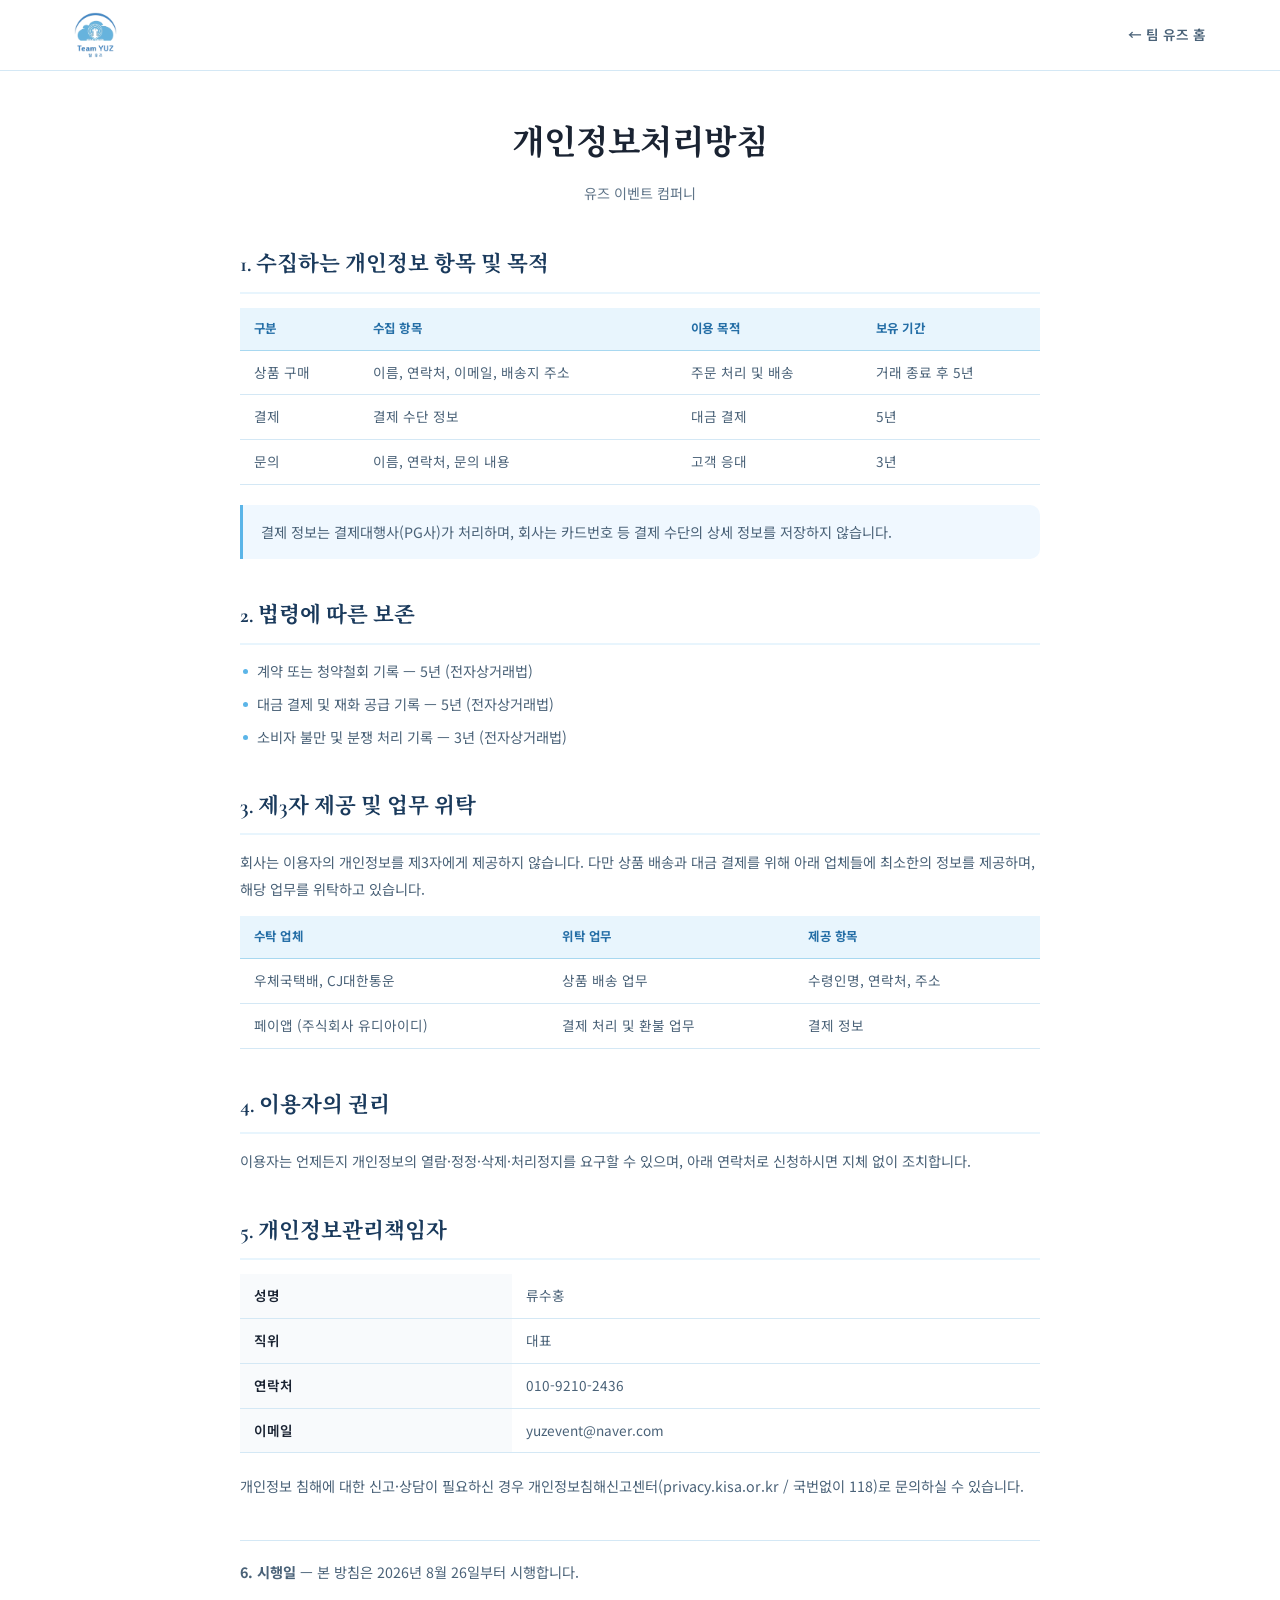
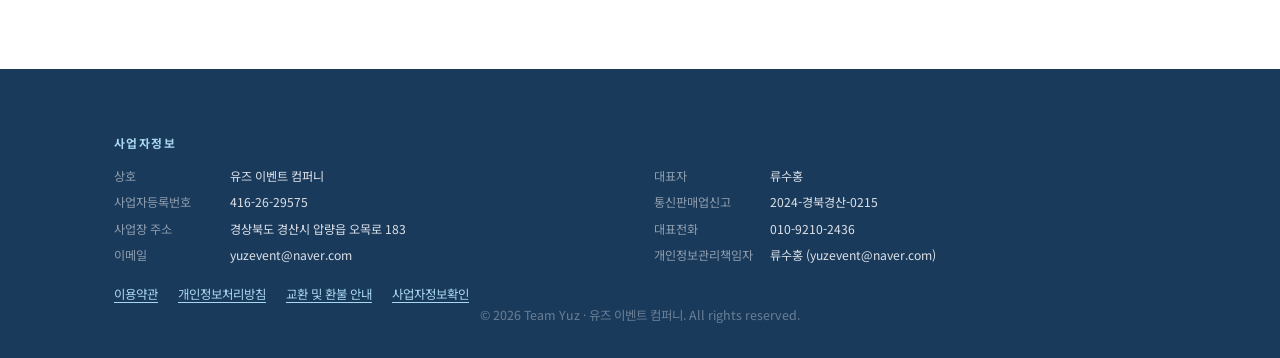
<file: privacy/index.html>
<!DOCTYPE html>
<html lang="ko">
<head>
  <meta charset="UTF-8" />
  <meta name="viewport" content="width=device-width, initial-scale=1.0" />
  <script>if(location.protocol==='http:'&&/(^|\.)teamyuz\.com$/.test(location.hostname))location.replace('https://teamyuz.com'+location.pathname+location.search+location.hash);</script>
  <link rel="icon" href="/favicon.ico" sizes="48x48" />
  <link rel="icon" type="image/png" sizes="192x192" href="/images/icon-192.png" />
  <link rel="apple-touch-icon" href="/images/apple-touch-icon.png" />
  <meta property="og:site_name" content="팀 유즈 (Team YUZ)" />
  <title>개인정보처리방침 | 팀 유즈</title>
  <meta name="description" content="유즈 이벤트 컴퍼니가 운영하는 teamyuz.com의 개인정보처리방침입니다." />
  <link rel="canonical" href="https://teamyuz.com/privacy/" />
  <meta name="robots" content="index, follow" />

  <link rel="preconnect" href="https://fonts.googleapis.com" />
  <link rel="preconnect" href="https://fonts.gstatic.com" crossorigin />
  <link href="https://fonts.googleapis.com/css2?family=Noto+Serif+KR:wght@400;600;700&family=Noto+Sans+KR:wght@300;400;500;700&family=Cormorant+Garamond:ital,wght@0,400;0,600;1,400&display=swap" rel="stylesheet" />
  <link rel="stylesheet" href="../style.css?v=20261112d" />
</head>
<body>

<nav class="sub-nav">
  <div class="sub-nav-inner">
    <a href="../index.html" class="sub-nav-logo">
      <img src="../images/logo-team.png" alt="Team YUZ 팀 유즈" />
    </a>
    <a href="../index.html" class="sub-nav-home">← 팀 유즈 홈</a>
  </div>
</nav>

<main class="sub-main">
  <div class="container">
    <div class="policy-head">
      <h1>개인정보처리방침</h1>
      <p>유즈 이벤트 컴퍼니</p>
    </div>

    <div class="policy-body">

      <h2>1. 수집하는 개인정보 항목 및 목적</h2>
      <div class="doc-table-wrap">
        <table class="doc-table">
          <thead>
            <tr><th>구분</th><th>수집 항목</th><th>이용 목적</th><th>보유 기간</th></tr>
          </thead>
          <tbody>
            <tr><td>상품 구매</td><td>이름, 연락처, 이메일, 배송지 주소</td><td>주문 처리 및 배송</td><td>거래 종료 후 5년</td></tr>
            <tr><td>결제</td><td>결제 수단 정보</td><td>대금 결제</td><td>5년</td></tr>
            <tr><td>문의</td><td>이름, 연락처, 문의 내용</td><td>고객 응대</td><td>3년</td></tr>
          </tbody>
        </table>
      </div>
      <p class="policy-note">결제 정보는 결제대행사(PG사)가 처리하며, 회사는 카드번호 등 결제 수단의 상세 정보를 저장하지 않습니다.</p>

      <h2>2. 법령에 따른 보존</h2>
      <ul>
        <li>계약 또는 청약철회 기록 — 5년 (전자상거래법)</li>
        <li>대금 결제 및 재화 공급 기록 — 5년 (전자상거래법)</li>
        <li>소비자 불만 및 분쟁 처리 기록 — 3년 (전자상거래법)</li>
      </ul>

      <h2>3. 제3자 제공 및 업무 위탁</h2>
      <p>회사는 이용자의 개인정보를 제3자에게 제공하지 않습니다. 다만 상품 배송과 대금 결제를 위해 아래 업체들에 최소한의 정보를 제공하며, 해당 업무를 위탁하고 있습니다.</p>
      <div class="doc-table-wrap">
        <table class="doc-table">
          <thead>
            <tr><th>수탁 업체</th><th>위탁 업무</th><th>제공 항목</th></tr>
          </thead>
          <tbody>
            <tr><td>우체국택배, CJ대한통운</td><td>상품 배송 업무</td><td>수령인명, 연락처, 주소</td></tr>
            <tr><td>페이앱 (주식회사 유디아이디)</td><td>결제 처리 및 환불 업무</td><td>결제 정보</td></tr>
          </tbody>
        </table>
      </div>

      <h2>4. 이용자의 권리</h2>
      <p>이용자는 언제든지 개인정보의 열람·정정·삭제·처리정지를 요구할 수 있으며, 아래 연락처로 신청하시면 지체 없이 조치합니다.</p>

      <h2>5. 개인정보관리책임자</h2>
      <div class="doc-table-wrap">
        <table class="doc-table">
          <tbody>
            <tr><th>성명</th><td>류수홍</td></tr>
            <tr><th>직위</th><td>대표</td></tr>
            <tr><th>연락처</th><td><a href="tel:010-9210-2436">010-9210-2436</a></td></tr>
            <tr><th>이메일</th><td><a href="mailto:yuzevent@naver.com">yuzevent@naver.com</a></td></tr>
          </tbody>
        </table>
      </div>
      <p>개인정보 침해에 대한 신고·상담이 필요하신 경우 개인정보침해신고센터(<a href="https://privacy.kisa.or.kr" target="_blank" rel="noopener">privacy.kisa.or.kr</a> / 국번없이 118)로 문의하실 수 있습니다.</p>

      <p class="policy-date"><strong>6. 시행일</strong> — 본 방침은 2026년 8월 26일부터 시행합니다.</p>

    </div>
  </div>
</main>

<footer id="footer">
  <div class="container">
    <div class="biz-info" style="border-top:none;margin-top:0;padding-top:0">
      <h4>사업자정보</h4>
      <dl class="biz-grid">
        <div><dt>상호</dt><dd>유즈 이벤트 컴퍼니</dd></div>
        <div><dt>대표자</dt><dd>류수홍</dd></div>
        <div><dt>사업자등록번호</dt><dd>416-26-29575</dd></div>
        <div><dt>통신판매업신고</dt><dd>2024-경북경산-0215</dd></div>
        <div><dt>사업장 주소</dt><dd>경상북도 경산시 압량읍 오목로 183</dd></div>
        <div><dt>대표전화</dt><dd><a href="tel:010-9210-2436">010-9210-2436</a></dd></div>
        <div><dt>이메일</dt><dd><a href="mailto:yuzevent@naver.com">yuzevent@naver.com</a></dd></div>
        <div><dt>개인정보관리책임자</dt><dd>류수홍 (yuzevent@naver.com)</dd></div>
      </dl>
      <div class="biz-links">
        <a href="../terms/">이용약관</a>
        <a href="../privacy/">개인정보처리방침</a>
        <a href="../refund/">교환 및 환불 안내</a>
        <a href="https://www.ftc.go.kr/bizCommPop.do?wrkr_no=4162629575" target="_blank" rel="noopener">사업자정보확인</a>
      </div>
    </div>
    <div class="footer-bottom">
      <p>© 2026 Team Yuz · 유즈 이벤트 컴퍼니. All rights reserved.</p>
    </div>
  </div>
</footer>

</body>
</html>
</file>
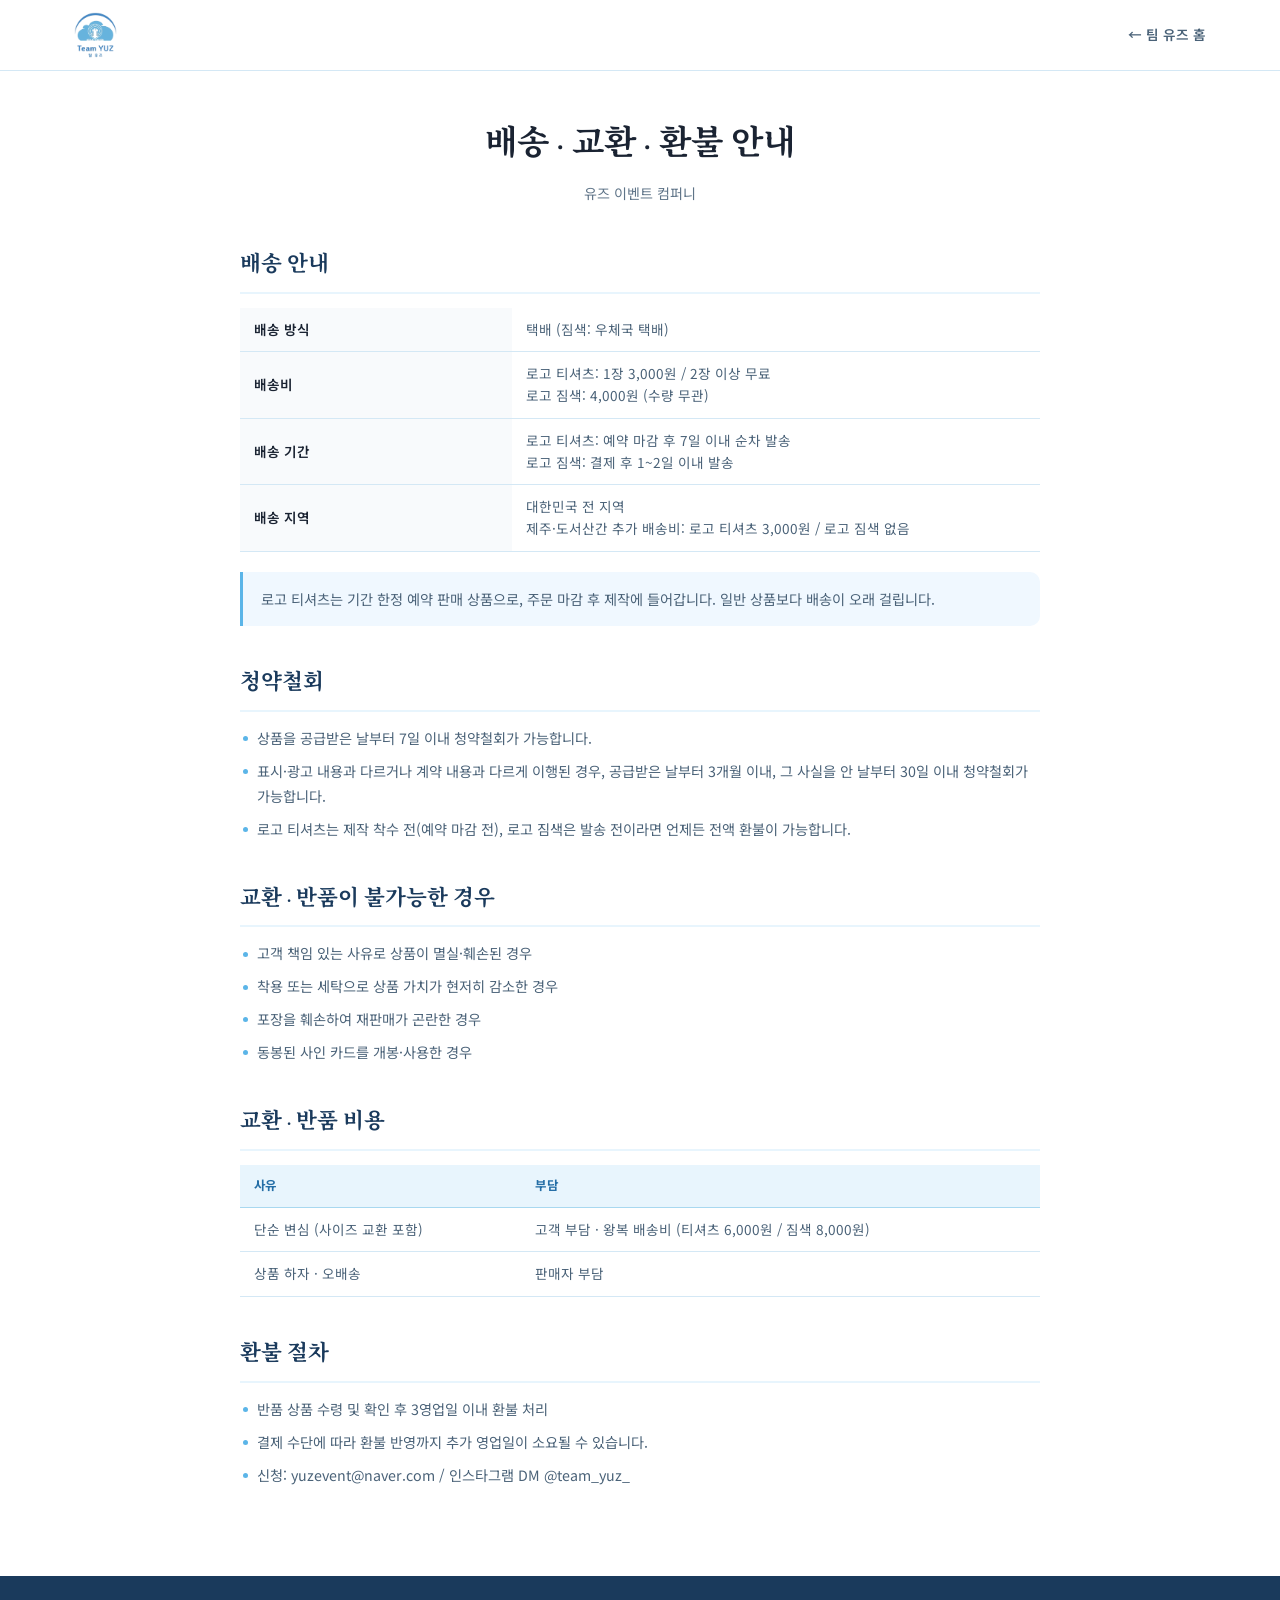
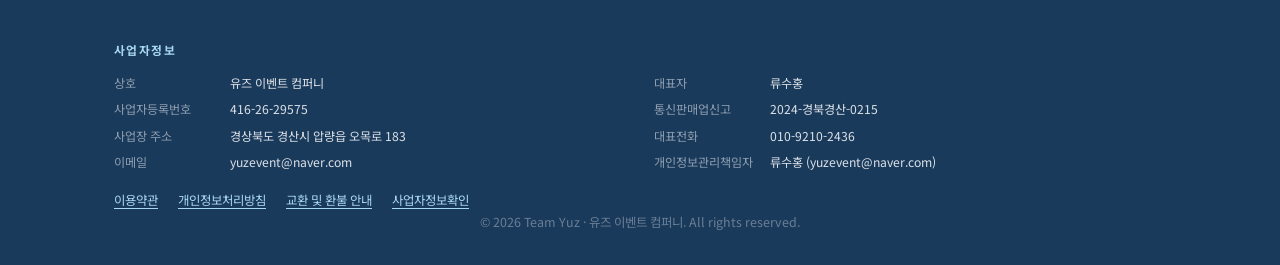
<file: refund/index.html>
<!DOCTYPE html>
<html lang="ko">
<head>
  <meta charset="UTF-8" />
  <meta name="viewport" content="width=device-width, initial-scale=1.0" />
  <script>if(location.protocol==='http:'&&/(^|\.)teamyuz\.com$/.test(location.hostname))location.replace('https://teamyuz.com'+location.pathname+location.search+location.hash);</script>
  <link rel="icon" href="/favicon.ico" sizes="48x48" />
  <link rel="icon" type="image/png" sizes="192x192" href="/images/icon-192.png" />
  <link rel="apple-touch-icon" href="/images/apple-touch-icon.png" />
  <meta property="og:site_name" content="팀 유즈 (Team YUZ)" />
  <title>배송 · 교환 · 환불 안내 | 팀 유즈</title>
  <meta name="description" content="팀 유즈 공식 굿즈의 배송, 청약철회, 교환 및 환불 정책 안내입니다." />
  <link rel="canonical" href="https://teamyuz.com/refund/" />
  <meta name="robots" content="index, follow" />

  <link rel="preconnect" href="https://fonts.googleapis.com" />
  <link rel="preconnect" href="https://fonts.gstatic.com" crossorigin />
  <link href="https://fonts.googleapis.com/css2?family=Noto+Serif+KR:wght@400;600;700&family=Noto+Sans+KR:wght@300;400;500;700&family=Cormorant+Garamond:ital,wght@0,400;0,600;1,400&display=swap" rel="stylesheet" />
  <link rel="stylesheet" href="../style.css?v=20261112d" />
</head>
<body>

<nav class="sub-nav">
  <div class="sub-nav-inner">
    <a href="../index.html" class="sub-nav-logo">
      <img src="../images/logo-team.png" alt="Team YUZ 팀 유즈" />
    </a>
    <a href="../index.html" class="sub-nav-home">← 팀 유즈 홈</a>
  </div>
</nav>

<main class="sub-main">
  <div class="container">
    <div class="policy-head">
      <h1>배송 · 교환 · 환불 안내</h1>
      <p>유즈 이벤트 컴퍼니</p>
    </div>

    <div class="policy-body">

      <h2>배송 안내</h2>
      <div class="doc-table-wrap">
        <table class="doc-table">
          <tbody>
            <tr><th>배송 방식</th><td>택배 (짐색: 우체국 택배)</td></tr>
            <tr><th>배송비</th><td>로고 티셔츠: 1장 3,000원 / 2장 이상 무료<br>로고 짐색: 4,000원 (수량 무관)</td></tr>
            <tr><th>배송 기간</th><td>로고 티셔츠: 예약 마감 후 7일 이내 순차 발송<br>로고 짐색: 결제 후 1~2일 이내 발송</td></tr>
            <tr><th>배송 지역</th><td>대한민국 전 지역<br>제주·도서산간 추가 배송비: 로고 티셔츠 3,000원 / 로고 짐색 없음</td></tr>
          </tbody>
        </table>
      </div>
      <p class="policy-note">로고 티셔츠는 기간 한정 예약 판매 상품으로, 주문 마감 후 제작에 들어갑니다. 일반 상품보다 배송이 오래 걸립니다.</p>

      <h2>청약철회</h2>
      <ul>
        <li>상품을 공급받은 날부터 7일 이내 청약철회가 가능합니다.</li>
        <li>표시·광고 내용과 다르거나 계약 내용과 다르게 이행된 경우, 공급받은 날부터 3개월 이내, 그 사실을 안 날부터 30일 이내 청약철회가 가능합니다.</li>
        <li>로고 티셔츠는 제작 착수 전(예약 마감 전), 로고 짐색은 발송 전이라면 언제든 전액 환불이 가능합니다.</li>
      </ul>

      <h2>교환 · 반품이 불가능한 경우</h2>
      <ul>
        <li>고객 책임 있는 사유로 상품이 멸실·훼손된 경우</li>
        <li>착용 또는 세탁으로 상품 가치가 현저히 감소한 경우</li>
        <li>포장을 훼손하여 재판매가 곤란한 경우</li>
        <li>동봉된 사인 카드를 개봉·사용한 경우</li>
      </ul>

      <h2>교환 · 반품 비용</h2>
      <div class="doc-table-wrap">
        <table class="doc-table">
          <thead><tr><th>사유</th><th>부담</th></tr></thead>
          <tbody>
            <tr><td>단순 변심 (사이즈 교환 포함)</td><td>고객 부담 · 왕복 배송비 (티셔츠 6,000원 / 짐색 8,000원)</td></tr>
            <tr><td>상품 하자 · 오배송</td><td>판매자 부담</td></tr>
          </tbody>
        </table>
      </div>

      <h2>환불 절차</h2>
      <ul>
        <li>반품 상품 수령 및 확인 후 3영업일 이내 환불 처리</li>
        <li>결제 수단에 따라 환불 반영까지 추가 영업일이 소요될 수 있습니다.</li>
        <li>신청: <a href="mailto:yuzevent@naver.com">yuzevent@naver.com</a> / 인스타그램 DM <a href="https://instagram.com/team_yuz_" target="_blank" rel="noopener">@team_yuz_</a></li>
      </ul>

    </div>
  </div>
</main>

<footer id="footer">
  <div class="container">
    <div class="biz-info" style="border-top:none;margin-top:0;padding-top:0">
      <h4>사업자정보</h4>
      <dl class="biz-grid">
        <div><dt>상호</dt><dd>유즈 이벤트 컴퍼니</dd></div>
        <div><dt>대표자</dt><dd>류수홍</dd></div>
        <div><dt>사업자등록번호</dt><dd>416-26-29575</dd></div>
        <div><dt>통신판매업신고</dt><dd>2024-경북경산-0215</dd></div>
        <div><dt>사업장 주소</dt><dd>경상북도 경산시 압량읍 오목로 183</dd></div>
        <div><dt>대표전화</dt><dd><a href="tel:010-9210-2436">010-9210-2436</a></dd></div>
        <div><dt>이메일</dt><dd><a href="mailto:yuzevent@naver.com">yuzevent@naver.com</a></dd></div>
        <div><dt>개인정보관리책임자</dt><dd>류수홍 (yuzevent@naver.com)</dd></div>
      </dl>
      <div class="biz-links">
        <a href="../terms/">이용약관</a>
        <a href="../privacy/">개인정보처리방침</a>
        <a href="../refund/">교환 및 환불 안내</a>
        <a href="https://www.ftc.go.kr/bizCommPop.do?wrkr_no=4162629575" target="_blank" rel="noopener">사업자정보확인</a>
      </div>
    </div>
    <div class="footer-bottom">
      <p>© 2026 Team Yuz · 유즈 이벤트 컴퍼니. All rights reserved.</p>
    </div>
  </div>
</footer>

</body>
</html>
</file>
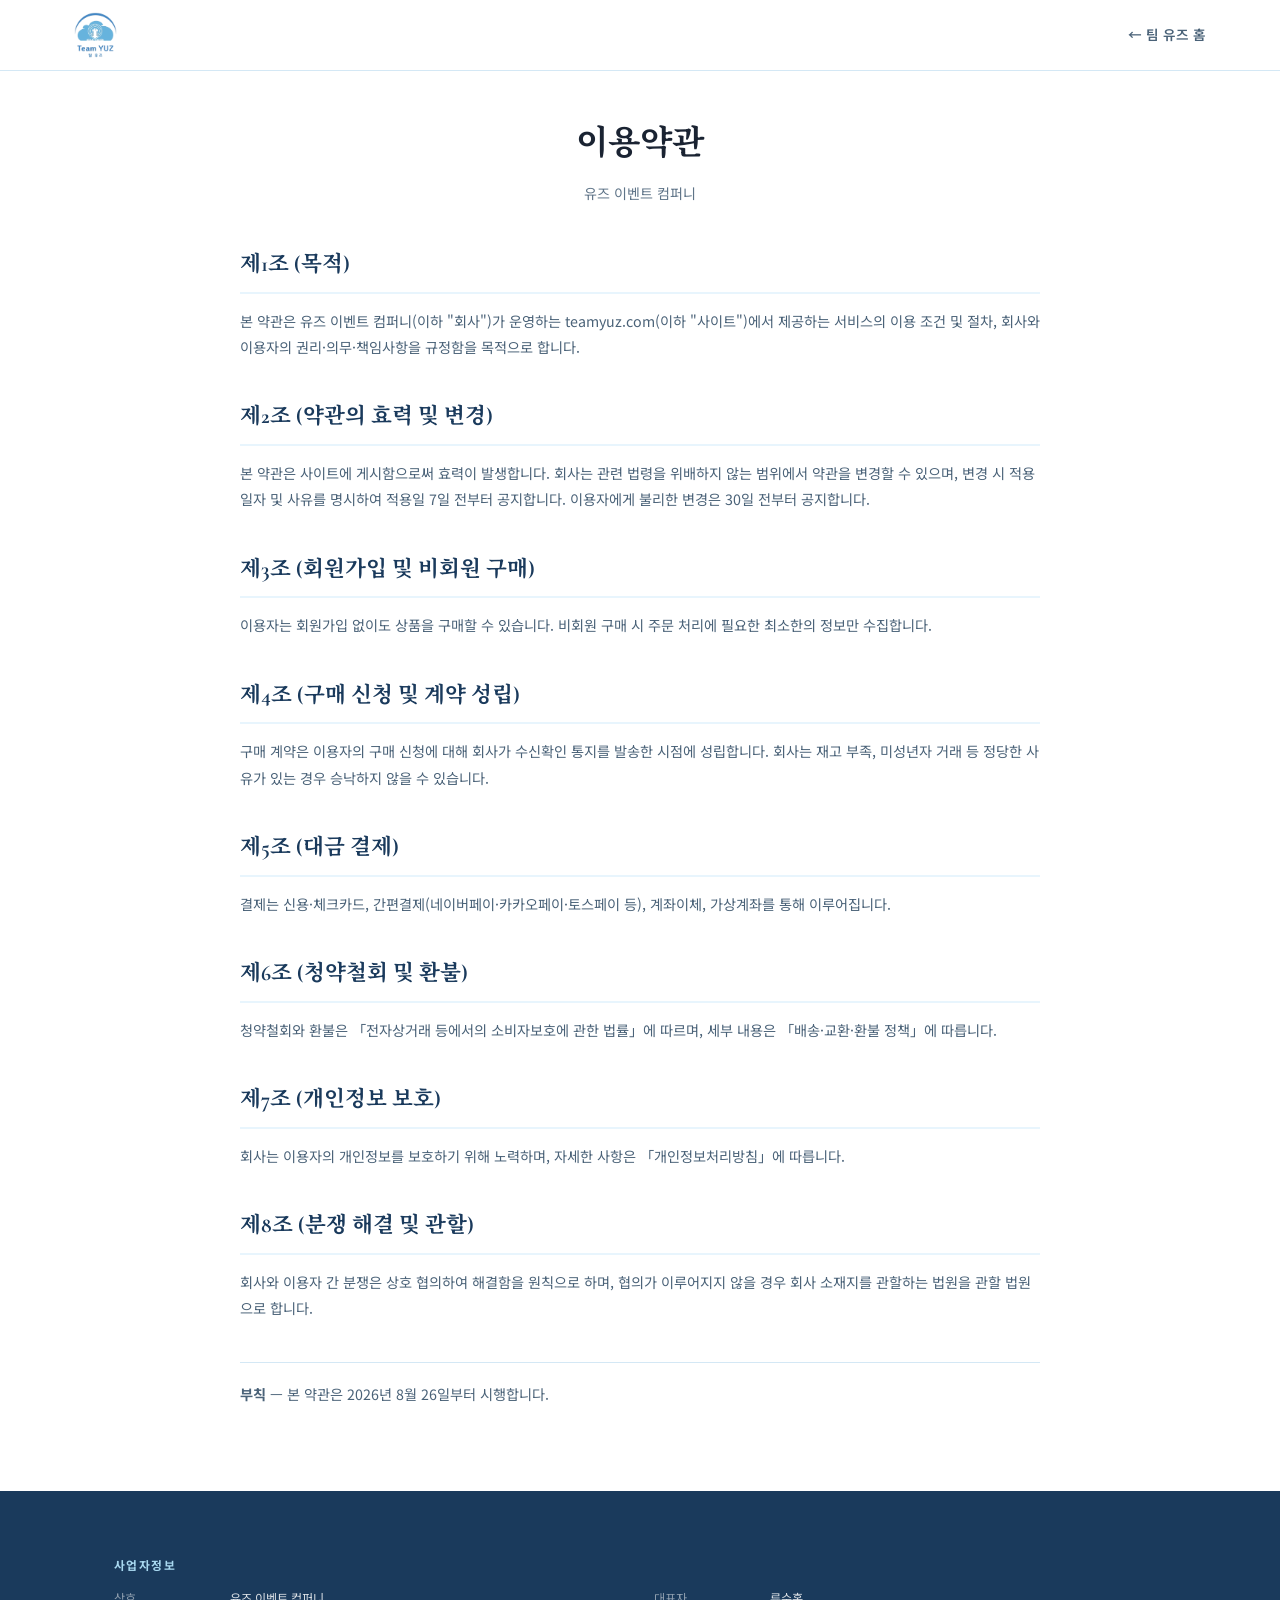
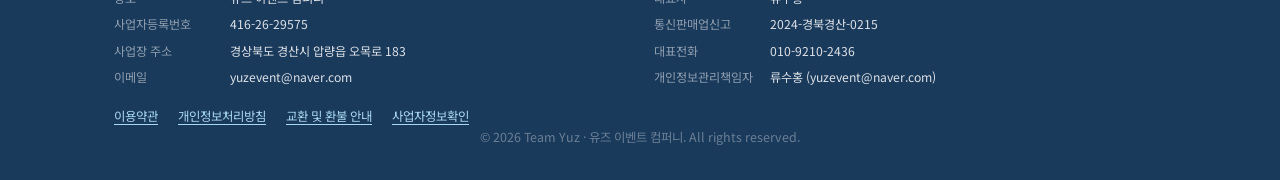
<file: terms/index.html>
<!DOCTYPE html>
<html lang="ko">
<head>
  <meta charset="UTF-8" />
  <meta name="viewport" content="width=device-width, initial-scale=1.0" />
  <script>if(location.protocol==='http:'&&/(^|\.)teamyuz\.com$/.test(location.hostname))location.replace('https://teamyuz.com'+location.pathname+location.search+location.hash);</script>
  <link rel="icon" href="/favicon.ico" sizes="48x48" />
  <link rel="icon" type="image/png" sizes="192x192" href="/images/icon-192.png" />
  <link rel="apple-touch-icon" href="/images/apple-touch-icon.png" />
  <meta property="og:site_name" content="팀 유즈 (Team YUZ)" />
  <title>이용약관 | 팀 유즈</title>
  <meta name="description" content="유즈 이벤트 컴퍼니가 운영하는 teamyuz.com의 서비스 이용약관입니다." />
  <link rel="canonical" href="https://teamyuz.com/terms/" />
  <meta name="robots" content="index, follow" />

  <link rel="preconnect" href="https://fonts.googleapis.com" />
  <link rel="preconnect" href="https://fonts.gstatic.com" crossorigin />
  <link href="https://fonts.googleapis.com/css2?family=Noto+Serif+KR:wght@400;600;700&family=Noto+Sans+KR:wght@300;400;500;700&family=Cormorant+Garamond:ital,wght@0,400;0,600;1,400&display=swap" rel="stylesheet" />
  <link rel="stylesheet" href="../style.css?v=20261112d" />
</head>
<body>

<nav class="sub-nav">
  <div class="sub-nav-inner">
    <a href="../index.html" class="sub-nav-logo">
      <img src="../images/logo-team.png" alt="Team YUZ 팀 유즈" />
    </a>
    <a href="../index.html" class="sub-nav-home">← 팀 유즈 홈</a>
  </div>
</nav>

<main class="sub-main">
  <div class="container">
    <div class="policy-head">
      <h1>이용약관</h1>
      <p>유즈 이벤트 컴퍼니</p>
    </div>

    <div class="policy-body">

      <h2>제1조 (목적)</h2>
      <p>본 약관은 유즈 이벤트 컴퍼니(이하 "회사")가 운영하는 teamyuz.com(이하 "사이트")에서 제공하는 서비스의 이용 조건 및 절차, 회사와 이용자의 권리·의무·책임사항을 규정함을 목적으로 합니다.</p>

      <h2>제2조 (약관의 효력 및 변경)</h2>
      <p>본 약관은 사이트에 게시함으로써 효력이 발생합니다. 회사는 관련 법령을 위배하지 않는 범위에서 약관을 변경할 수 있으며, 변경 시 적용일자 및 사유를 명시하여 적용일 7일 전부터 공지합니다. 이용자에게 불리한 변경은 30일 전부터 공지합니다.</p>

      <h2>제3조 (회원가입 및 비회원 구매)</h2>
      <p>이용자는 회원가입 없이도 상품을 구매할 수 있습니다. 비회원 구매 시 주문 처리에 필요한 최소한의 정보만 수집합니다.</p>

      <h2>제4조 (구매 신청 및 계약 성립)</h2>
      <p>구매 계약은 이용자의 구매 신청에 대해 회사가 수신확인 통지를 발송한 시점에 성립합니다. 회사는 재고 부족, 미성년자 거래 등 정당한 사유가 있는 경우 승낙하지 않을 수 있습니다.</p>

      <h2>제5조 (대금 결제)</h2>
      <p>결제는 신용·체크카드, 간편결제(네이버페이·카카오페이·토스페이 등), 계좌이체, 가상계좌를 통해 이루어집니다.</p>

      <h2>제6조 (청약철회 및 환불)</h2>
      <p>청약철회와 환불은 「전자상거래 등에서의 소비자보호에 관한 법률」에 따르며, 세부 내용은 <a href="../refund/">「배송·교환·환불 정책」</a>에 따릅니다.</p>

      <h2>제7조 (개인정보 보호)</h2>
      <p>회사는 이용자의 개인정보를 보호하기 위해 노력하며, 자세한 사항은 <a href="../privacy/">「개인정보처리방침」</a>에 따릅니다.</p>

      <h2>제8조 (분쟁 해결 및 관할)</h2>
      <p>회사와 이용자 간 분쟁은 상호 협의하여 해결함을 원칙으로 하며, 협의가 이루어지지 않을 경우 회사 소재지를 관할하는 법원을 관할 법원으로 합니다.</p>

      <p class="policy-date"><strong>부칙</strong> — 본 약관은 2026년 8월 26일부터 시행합니다.</p>

    </div>
  </div>
</main>

<footer id="footer">
  <div class="container">
    <div class="biz-info" style="border-top:none;margin-top:0;padding-top:0">
      <h4>사업자정보</h4>
      <dl class="biz-grid">
        <div><dt>상호</dt><dd>유즈 이벤트 컴퍼니</dd></div>
        <div><dt>대표자</dt><dd>류수홍</dd></div>
        <div><dt>사업자등록번호</dt><dd>416-26-29575</dd></div>
        <div><dt>통신판매업신고</dt><dd>2024-경북경산-0215</dd></div>
        <div><dt>사업장 주소</dt><dd>경상북도 경산시 압량읍 오목로 183</dd></div>
        <div><dt>대표전화</dt><dd><a href="tel:010-9210-2436">010-9210-2436</a></dd></div>
        <div><dt>이메일</dt><dd><a href="mailto:yuzevent@naver.com">yuzevent@naver.com</a></dd></div>
        <div><dt>개인정보관리책임자</dt><dd>류수홍 (yuzevent@naver.com)</dd></div>
      </dl>
      <div class="biz-links">
        <a href="../terms/">이용약관</a>
        <a href="../privacy/">개인정보처리방침</a>
        <a href="../refund/">교환 및 환불 안내</a>
        <a href="https://www.ftc.go.kr/bizCommPop.do?wrkr_no=4162629575" target="_blank" rel="noopener">사업자정보확인</a>
      </div>
    </div>
    <div class="footer-bottom">
      <p>© 2026 Team Yuz · 유즈 이벤트 컴퍼니. All rights reserved.</p>
    </div>
  </div>
</footer>

</body>
</html>
</file>
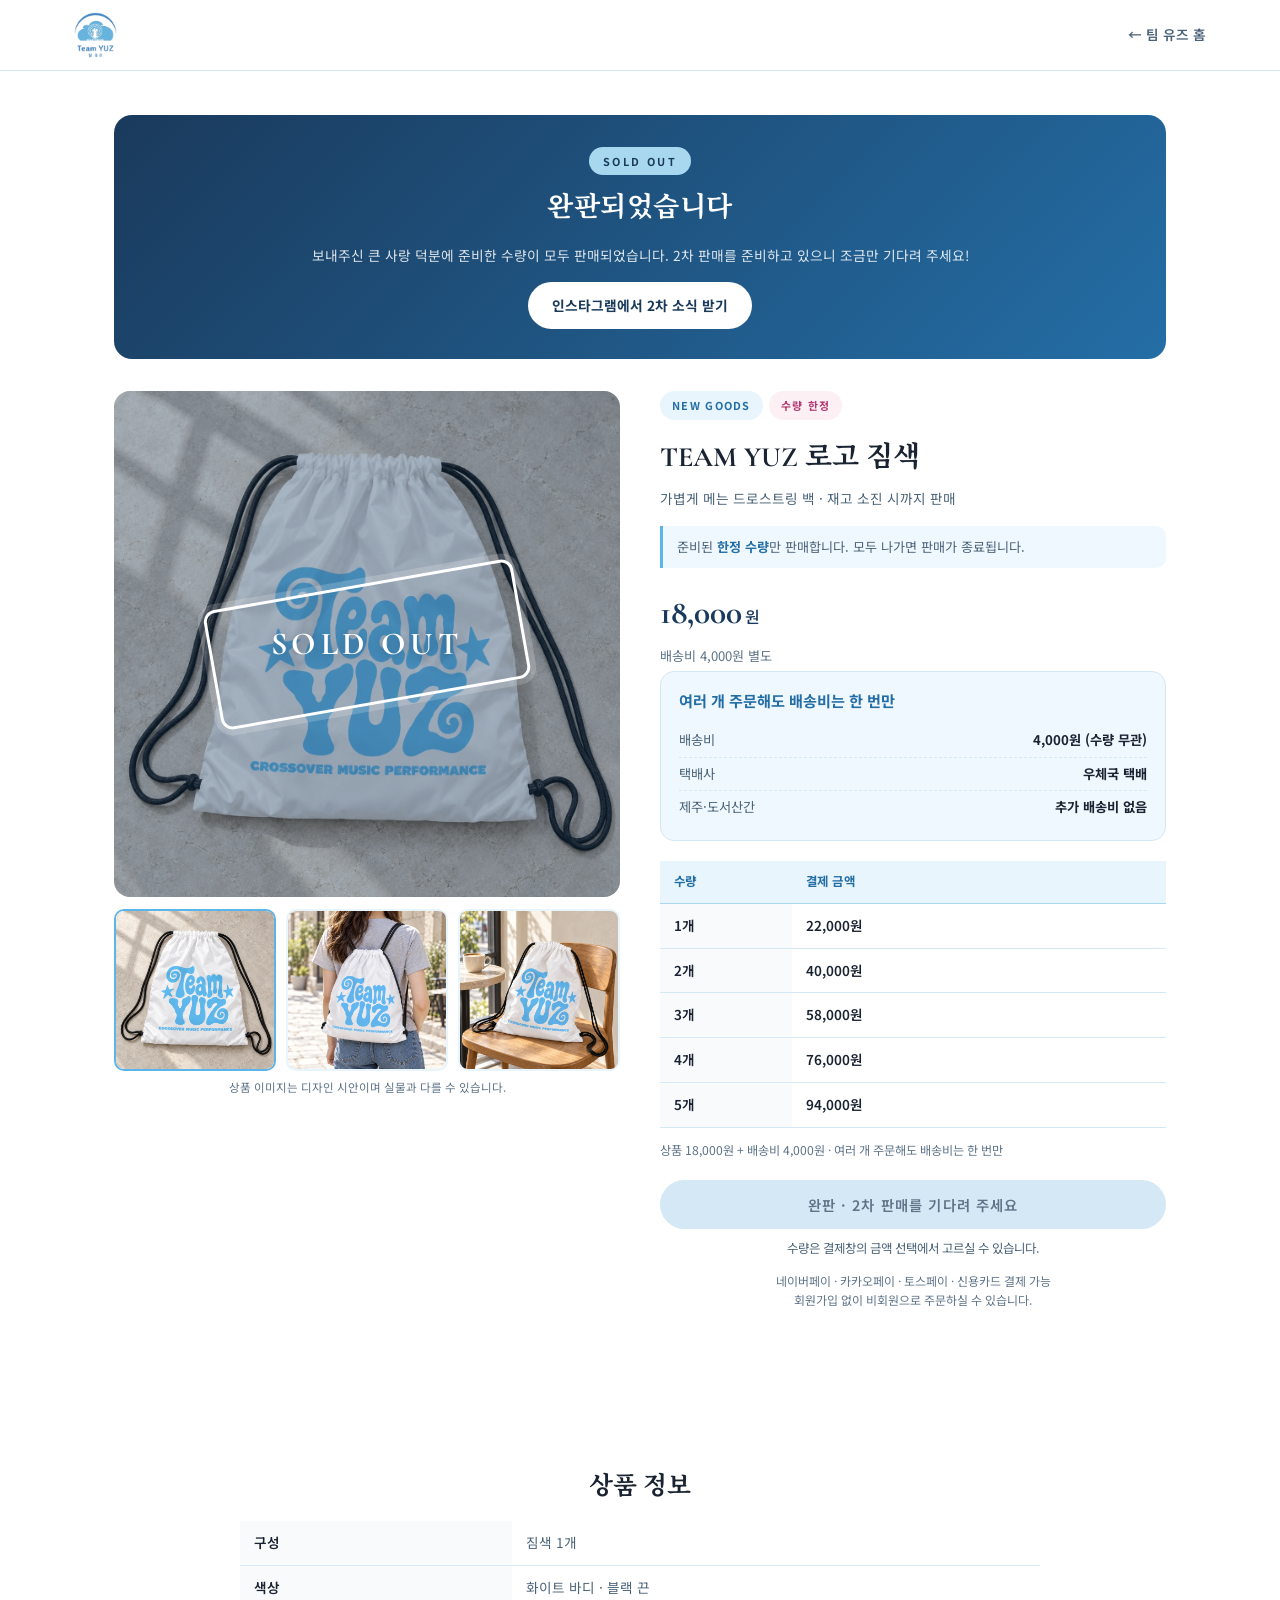
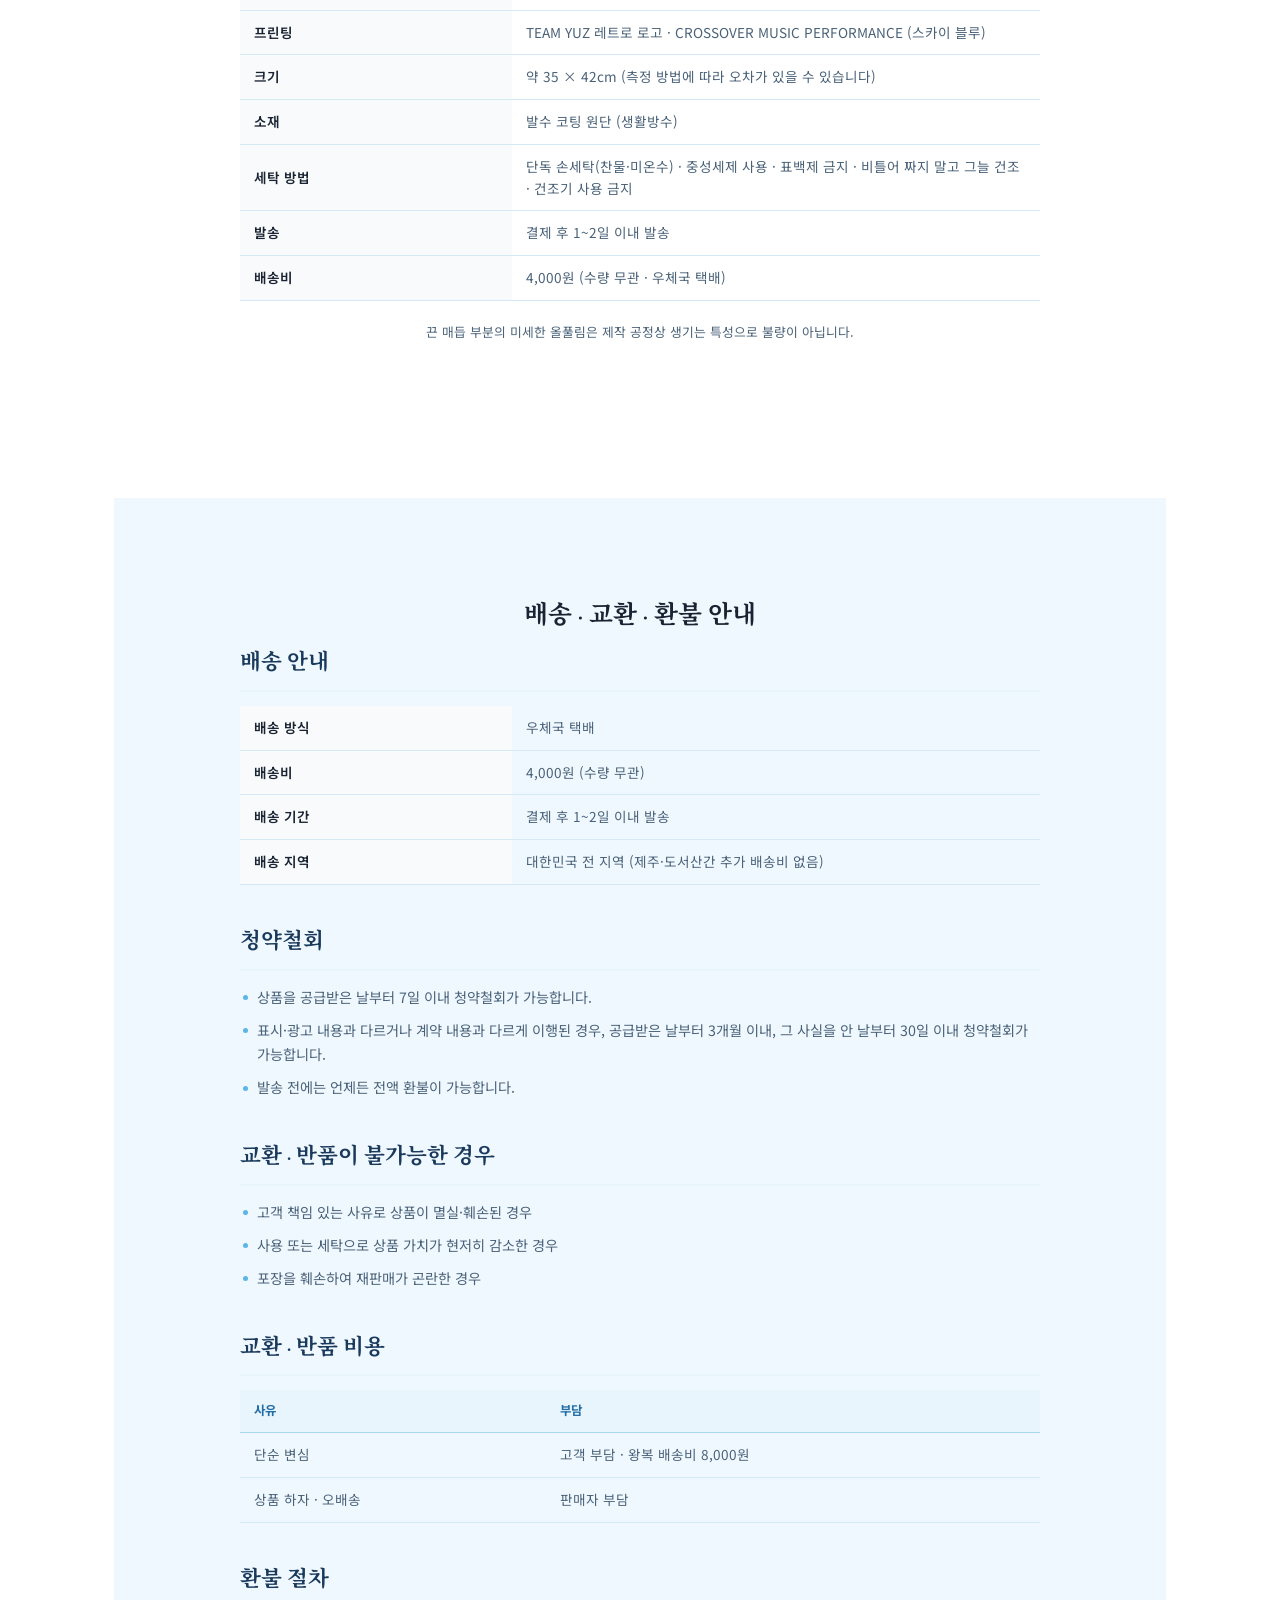
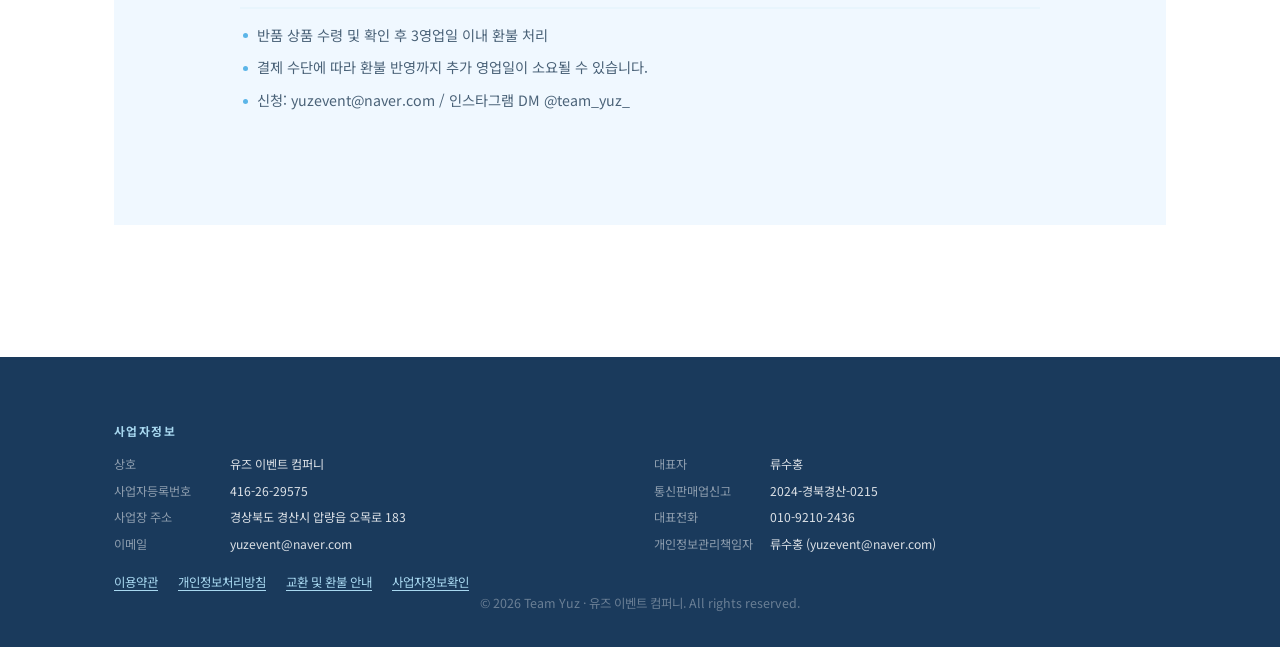
<file: goods/bag.html>
<!DOCTYPE html>
<html lang="ko">
<head>
  <meta charset="UTF-8" />
  <meta name="viewport" content="width=device-width, initial-scale=1.0" />
  <script>if(location.protocol==='http:'&&/(^|\.)teamyuz\.com$/.test(location.hostname))location.replace('https://teamyuz.com'+location.pathname+location.search+location.hash);</script>
  <link rel="icon" href="/favicon.ico" sizes="48x48" />
  <link rel="icon" type="image/png" sizes="192x192" href="/images/icon-192.png" />
  <link rel="apple-touch-icon" href="/images/apple-touch-icon.png" />
  <meta property="og:site_name" content="팀 유즈 (Team YUZ)" />
  <title>TEAM YUZ 로고 짐색 | 팀 유즈 공식 굿즈</title>
  <meta name="description" content="TEAM YUZ 공식 굿즈 로고 짐색. 18,000원 (배송비 4,000원 별도). 1차 판매 완판, 2차 판매를 준비하고 있습니다." />
  <link rel="canonical" href="https://teamyuz.com/goods/bag.html" />

  <meta property="og:type" content="product" />
  <meta property="og:title" content="TEAM YUZ 로고 짐색 | 팀 유즈 공식 굿즈" />
  <meta property="og:description" content="완판 감사합니다 · 2차 판매를 기다려 주세요" />
  <meta property="og:url" content="https://teamyuz.com/goods/bag.html" />
  <meta property="og:image" content="https://teamyuz.com/images/goods/bag-1.jpg" />
  <meta property="og:locale" content="ko_KR" />

  <link rel="preconnect" href="https://fonts.googleapis.com" />
  <link rel="preconnect" href="https://fonts.gstatic.com" crossorigin />
  <link href="https://fonts.googleapis.com/css2?family=Noto+Serif+KR:wght@400;600;700&family=Noto+Sans+KR:wght@300;400;500;700&family=Cormorant+Garamond:ital,wght@0,400;0,600;1,400&display=swap" rel="stylesheet" />
  <link rel="stylesheet" href="../style.css?v=20261112d" />
</head>
<body data-product="bag">

<!-- ===== 상단 ===== -->
<nav class="sub-nav">
  <div class="sub-nav-inner">
    <a href="../index.html" class="sub-nav-logo">
      <img src="../images/logo-team.png" alt="Team YUZ 팀 유즈" />
    </a>
    <a href="../index.html" class="sub-nav-home">← 팀 유즈 홈</a>
  </div>
</nav>

<main class="sub-main">
  <div class="container">

    <!-- 판매 오픈 카운트다운 -->
    <div class="goods-cd goods-cd--soldout" data-goods-countdown>
      <div class="gcd-live">
        <span class="gcd-label">판매 오픈까지</span>
        <div class="gcd-timer">
          <div class="gcd-unit"><span class="gcd-num gcd-days">--</span><span class="gcd-lbl">일</span></div>
          <span class="gcd-sep">:</span>
          <div class="gcd-unit"><span class="gcd-num gcd-hours">--</span><span class="gcd-lbl">시간</span></div>
          <span class="gcd-sep">:</span>
          <div class="gcd-unit"><span class="gcd-num gcd-mins">--</span><span class="gcd-lbl">분</span></div>
          <span class="gcd-sep">:</span>
          <div class="gcd-unit"><span class="gcd-num gcd-secs">--</span><span class="gcd-lbl">초</span></div>
        </div>
      </div>
      <div class="gcd-closed" style="display:none">
        <span class="gso-tag">SOLD OUT</span>
        <span class="gcd-label">완판되었습니다</span>
      </div>
      <p class="gcd-note">11월 5일(목) 저녁 7시에 열립니다</p>
      <a class="gso-btn gcd-insta" href="https://instagram.com/team_yuz_" target="_blank" rel="noopener">인스타그램에서 2차 소식 받기</a>
    </div>

    <!-- ===== 상품 개요 ===== -->
    <div class="goods-detail" id="goodsOrder">
      <div class="goods-gallery">
        <div class="goods-gallery-main goods-gallery-main--square stamp-host">
          <span class="soldout-stamp" data-goods-stamp hidden>SOLD OUT</span>
          <img id="goodsMainImg" src="../images/goods/bag-1.jpg" alt="TEAM YUZ 로고 짐색" />
        </div>
        <div class="goods-thumbs goods-thumbs--3">
          <button type="button" class="goods-thumb active" data-src="../images/goods/bag-1.jpg" data-label="TEAM YUZ 로고 짐색">
            <img src="../images/goods/bag-1.jpg" alt="짐색 정면" loading="lazy" />
          </button>
          <button type="button" class="goods-thumb" data-src="../images/goods/bag-2.jpg" data-label="TEAM YUZ 로고 짐색 착용 모습">
            <img src="../images/goods/bag-2.jpg" alt="짐색 착용 모습" loading="lazy" />
          </button>
          <button type="button" class="goods-thumb" data-src="../images/goods/bag-3.jpg" data-label="TEAM YUZ 로고 짐색 연출 컷">
            <img src="../images/goods/bag-3.jpg" alt="짐색 연출 컷" loading="lazy" />
          </button>
        </div>
        <!-- 실물 사진 교체 시 삭제 -->
        <p class="goods-mock-note">상품 이미지는 디자인 시안이며 실물과 다를 수 있습니다.</p>
      </div>

      <div class="goods-hero-info">
        <div class="goods-badges">
          <span class="goods-badge">NEW GOODS</span>
          <span class="goods-badge limited">수량 한정</span>
        </div>
        <h1 class="goods-name">TEAM YUZ 로고 짐색</h1>
        <p class="goods-sub">가볍게 메는 드로스트링 백 · 재고 소진 시까지 판매</p>
        <p class="limited-line">준비된 <strong>한정 수량</strong>만 판매합니다. 모두 나가면 판매가 종료됩니다.</p>
        <div class="goods-price">18,000<span>원</span></div>
        <p class="goods-price-sub">배송비 4,000원 별도</p>

        <div class="ship-box">
          <p class="ship-headline">여러 개 주문해도 배송비는 한 번만</p>
          <ul class="ship-list">
            <li><span>배송비</span><strong>4,000원 (수량 무관)</strong></li>
            <li><span>택배사</span><strong>우체국 택배</strong></li>
            <li><span>제주·도서산간</span><strong>추가 배송비 없음</strong></li>
          </ul>
        </div>

        <div class="doc-table-wrap">
          <table class="doc-table price-table">
            <thead>
              <tr><th>수량</th><th>결제 금액</th></tr>
            </thead>
            <tbody>
              <tr><th>1개</th><td>22,000원</td></tr>
              <tr><th>2개</th><td>40,000원</td></tr>
              <tr><th>3개</th><td>58,000원</td></tr>
              <tr><th>4개</th><td>76,000원</td></tr>
              <tr><th>5개</th><td>94,000원</td></tr>
            </tbody>
          </table>
        </div>
        <p class="price-table-note">상품 18,000원 + 배송비 4,000원 · 여러 개 주문해도 배송비는 한 번만</p>

        <p class="goods-notice" id="goodsNotice" role="status" aria-live="polite"></p>

        <div class="goods-actions">
          <button type="button" class="btn btn-primary btn-buy" id="goodsBuy" data-goods-cta>주문하기</button>
        </div>
        <p class="goods-buy-hint">수량은 결제창의 금액 선택에서 고르실 수 있습니다.</p>
        <p class="goods-pay">네이버페이 · 카카오페이 · 토스페이 · 신용카드 결제 가능<br>회원가입 없이 비회원으로 주문하실 수 있습니다.</p>
      </div>
    </div>

    <!-- ===== 상품 정보 ===== -->
    <section class="goods-sec">
      <h2 class="goods-sec-title">상품 정보</h2>
      <div class="spec-wrap">
        <div class="doc-table-wrap">
          <table class="doc-table">
            <tbody>
              <tr><th>구성</th><td>짐색 1개</td></tr>
              <tr><th>색상</th><td>화이트 바디 · 블랙 끈</td></tr>
              <tr><th>프린팅</th><td>TEAM YUZ 레트로 로고 · CROSSOVER MUSIC PERFORMANCE (스카이 블루)</td></tr>
              <tr><th>크기</th><td>약 35 × 42cm (측정 방법에 따라 오차가 있을 수 있습니다)</td></tr>
              <tr><th>소재</th><td>발수 코팅 원단 (생활방수)</td></tr>
              <tr><th>세탁 방법</th><td>단독 손세탁(찬물·미온수) · 중성세제 사용 · 표백제 금지 · 비틀어 짜지 말고 그늘 건조 · 건조기 사용 금지</td></tr>
              <tr><th>발송</th><td>결제 후 1~2일 이내 발송</td></tr>
              <tr><th>배송비</th><td>4,000원 (수량 무관 · 우체국 택배)</td></tr>
            </tbody>
          </table>
        </div>
        <p class="goods-material-note">끈 매듭 부분의 미세한 올풀림은 제작 공정상 생기는 특성으로 불량이 아닙니다.</p>
      </div>
    </section>

    <!-- ===== 배송 · 교환 · 환불 (전문) ===== -->
    <section class="goods-sec">
      <h2 class="goods-sec-title">배송 · 교환 · 환불 안내</h2>
      <div class="policy-body">

        <h2>배송 안내</h2>
        <div class="doc-table-wrap">
          <table class="doc-table">
            <tbody>
              <tr><th>배송 방식</th><td>우체국 택배</td></tr>
              <tr><th>배송비</th><td>4,000원 (수량 무관)</td></tr>
              <tr><th>배송 기간</th><td>결제 후 1~2일 이내 발송</td></tr>
              <tr><th>배송 지역</th><td>대한민국 전 지역 (제주·도서산간 추가 배송비 없음)</td></tr>
            </tbody>
          </table>
        </div>

        <h2>청약철회</h2>
        <ul>
          <li>상품을 공급받은 날부터 7일 이내 청약철회가 가능합니다.</li>
          <li>표시·광고 내용과 다르거나 계약 내용과 다르게 이행된 경우, 공급받은 날부터 3개월 이내, 그 사실을 안 날부터 30일 이내 청약철회가 가능합니다.</li>
          <li>발송 전에는 언제든 전액 환불이 가능합니다.</li>
        </ul>

        <h2>교환 · 반품이 불가능한 경우</h2>
        <ul>
          <li>고객 책임 있는 사유로 상품이 멸실·훼손된 경우</li>
          <li>사용 또는 세탁으로 상품 가치가 현저히 감소한 경우</li>
          <li>포장을 훼손하여 재판매가 곤란한 경우</li>
        </ul>

        <h2>교환 · 반품 비용</h2>
        <div class="doc-table-wrap">
          <table class="doc-table">
            <thead><tr><th>사유</th><th>부담</th></tr></thead>
            <tbody>
              <tr><td>단순 변심</td><td>고객 부담 · 왕복 배송비 8,000원</td></tr>
              <tr><td>상품 하자 · 오배송</td><td>판매자 부담</td></tr>
            </tbody>
          </table>
        </div>

        <h2>환불 절차</h2>
        <ul>
          <li>반품 상품 수령 및 확인 후 3영업일 이내 환불 처리</li>
          <li>결제 수단에 따라 환불 반영까지 추가 영업일이 소요될 수 있습니다.</li>
          <li>신청: <a href="mailto:yuzevent@naver.com">yuzevent@naver.com</a> / 인스타그램 DM <a href="https://instagram.com/team_yuz_" target="_blank" rel="noopener">@team_yuz_</a></li>
        </ul>

      </div>
    </section>

  </div>
</main>

<!-- ===== 결제 전 확인 모달 ===== -->
<div class="pay-confirm" id="payConfirm" hidden>
  <div class="pay-confirm-bg" data-pay-close></div>
  <div class="pay-confirm-box" role="dialog" aria-modal="true" aria-labelledby="payConfirmTitle">
    <h2 class="pay-confirm-title" id="payConfirmTitle">결제 전 꼭 확인해 주세요</h2>
    <p class="pay-confirm-lead">다음 화면의 <strong>[주소 입력]</strong>란에 아래 세 가지를 모두 적어주세요.</p>
    <ol class="pay-confirm-list">
      <li><span>①</span>받는 분 성함</li>
      <li><span>②</span>도로명 주소</li>
      <li><span>③</span>상세주소 (동·호수)</li>
    </ol>
    <p class="pay-confirm-ex">예) 홍길동 / 경산시 압량읍 오목로 183, 101동 1502호</p>
    <p class="pay-confirm-warn">성함이 빠지면 택배 발송이 어렵습니다.</p>
    <div class="pay-confirm-actions">
      <button type="button" class="btn btn-primary pay-confirm-go" data-pay-go>확인하고 결제하기</button>
      <button type="button" class="pay-confirm-close" data-pay-close>닫기</button>
    </div>
  </div>
</div>

<!-- ===== FOOTER ===== -->
<footer id="footer">
  <div class="container">
    <div class="biz-info" style="border-top:none;margin-top:0;padding-top:0">
      <h4>사업자정보</h4>
      <dl class="biz-grid">
        <div><dt>상호</dt><dd>유즈 이벤트 컴퍼니</dd></div>
        <div><dt>대표자</dt><dd>류수홍</dd></div>
        <div><dt>사업자등록번호</dt><dd>416-26-29575</dd></div>
        <div><dt>통신판매업신고</dt><dd>2024-경북경산-0215</dd></div>
        <div><dt>사업장 주소</dt><dd>경상북도 경산시 압량읍 오목로 183</dd></div>
        <div><dt>대표전화</dt><dd><a href="tel:010-9210-2436">010-9210-2436</a></dd></div>
        <div><dt>이메일</dt><dd><a href="mailto:yuzevent@naver.com">yuzevent@naver.com</a></dd></div>
        <div><dt>개인정보관리책임자</dt><dd>류수홍 (yuzevent@naver.com)</dd></div>
      </dl>
      <div class="biz-links">
        <a href="../terms/">이용약관</a>
        <a href="../privacy/">개인정보처리방침</a>
        <a href="../refund/">교환 및 환불 안내</a>
        <a href="https://www.ftc.go.kr/bizCommPop.do?wrkr_no=4162629575" target="_blank" rel="noopener">사업자정보확인</a>
      </div>
    </div>
    <div class="footer-bottom">
      <p>© 2026 Team Yuz · 유즈 이벤트 컴퍼니. All rights reserved.</p>
    </div>
  </div>
</footer>

<script src="../goods.js?v=20261111"></script>
</body>
</html>
</file>
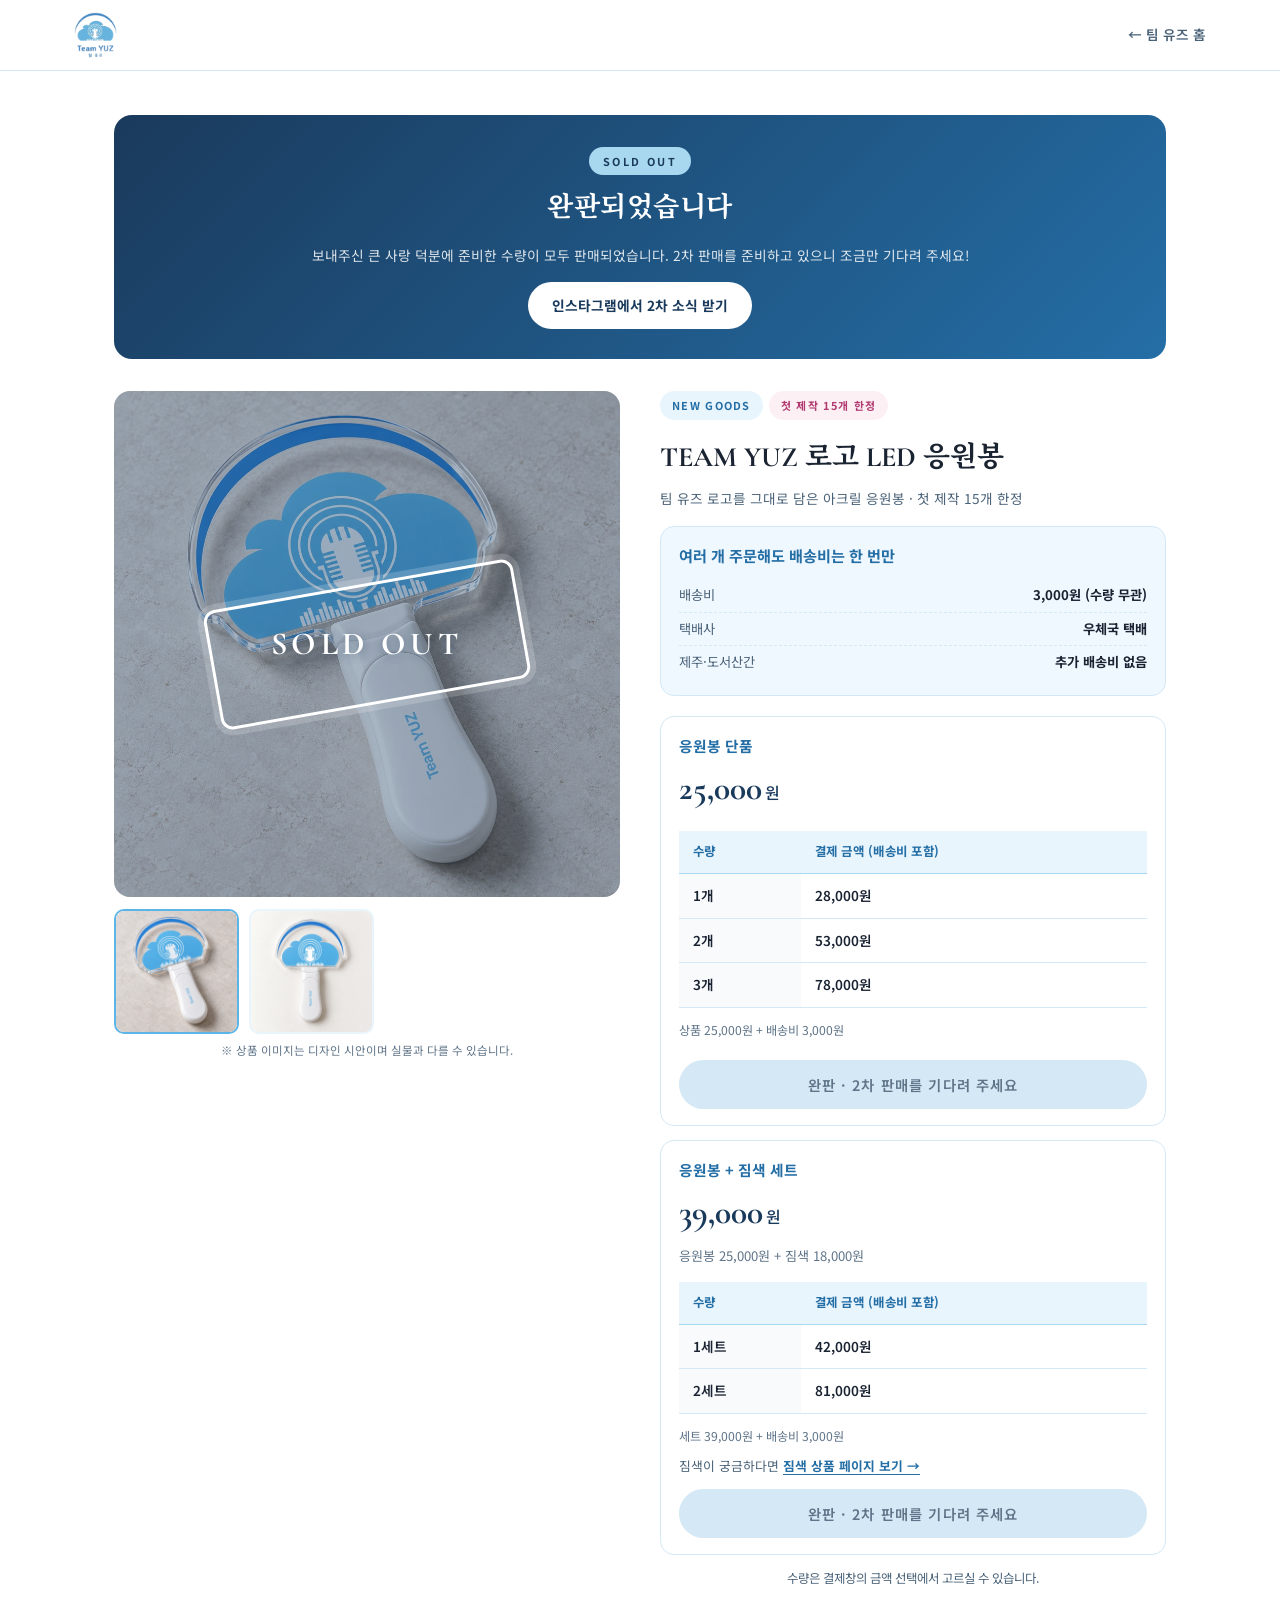
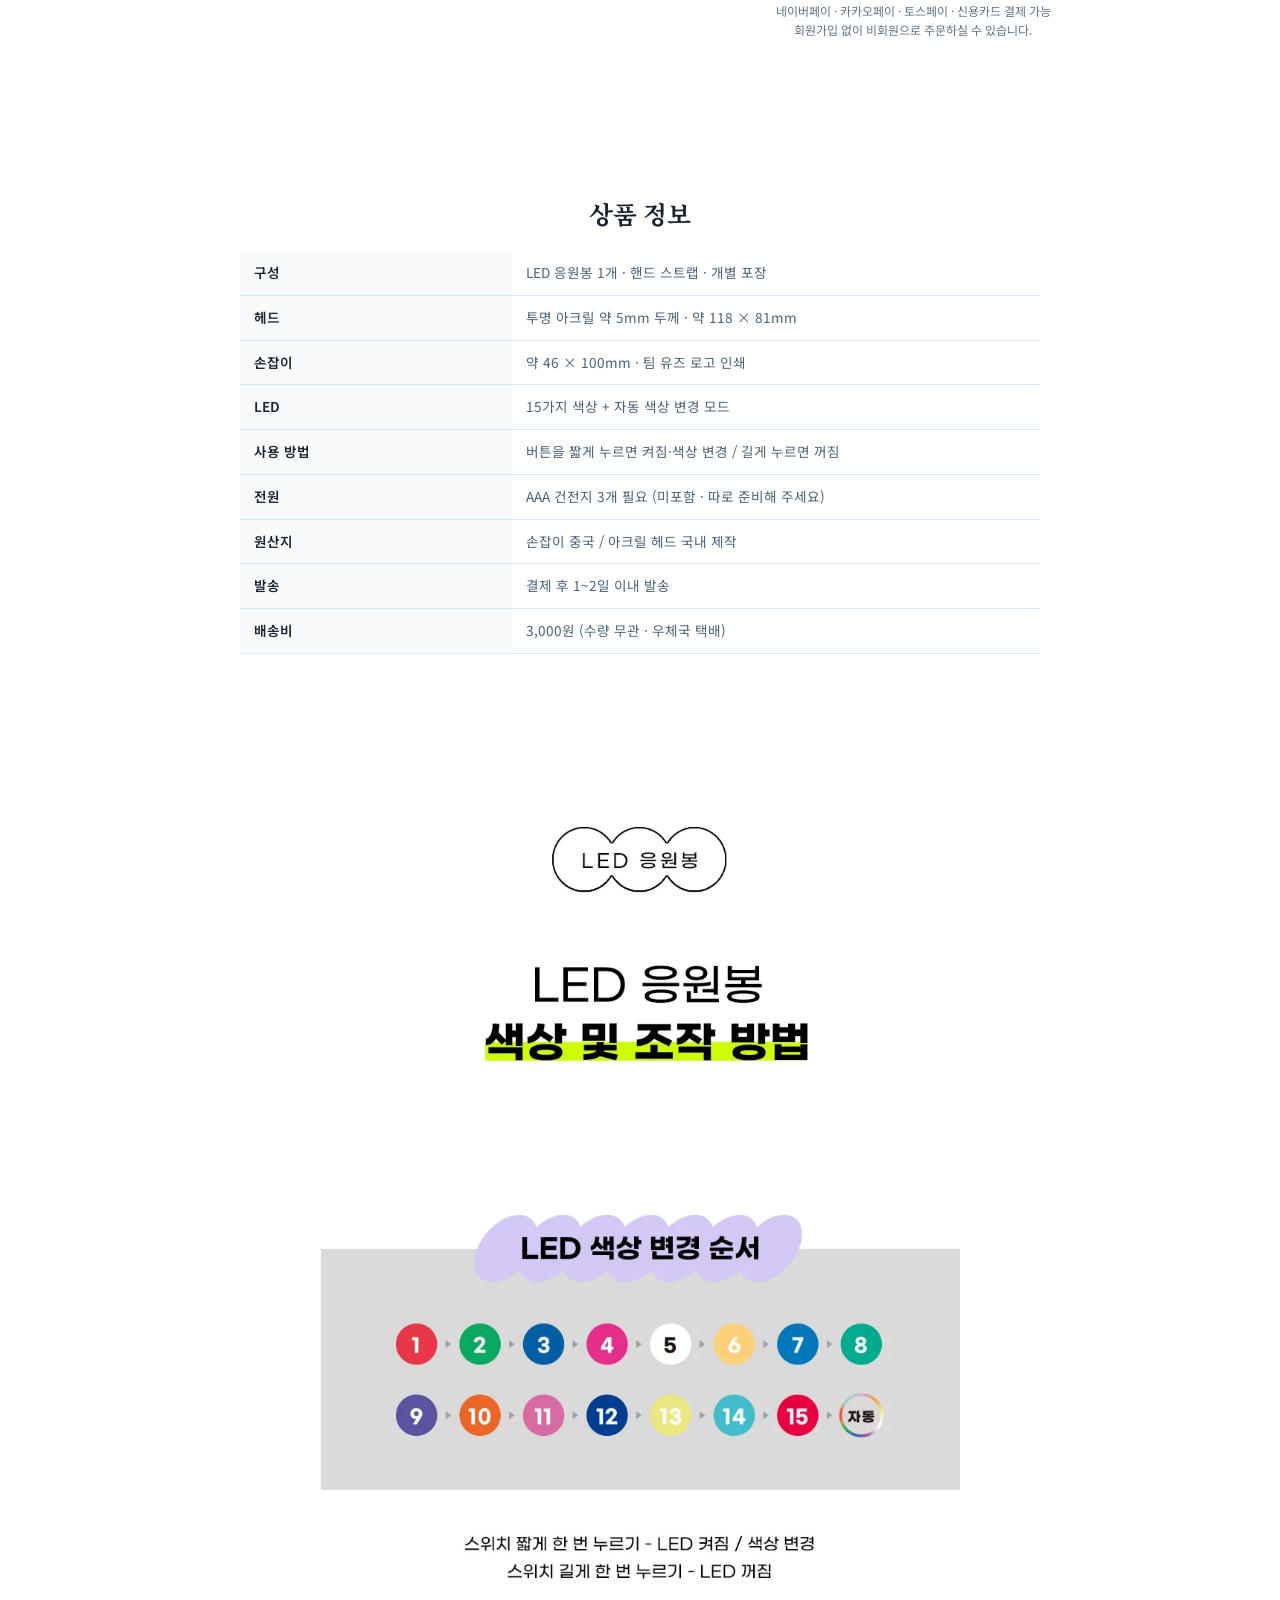
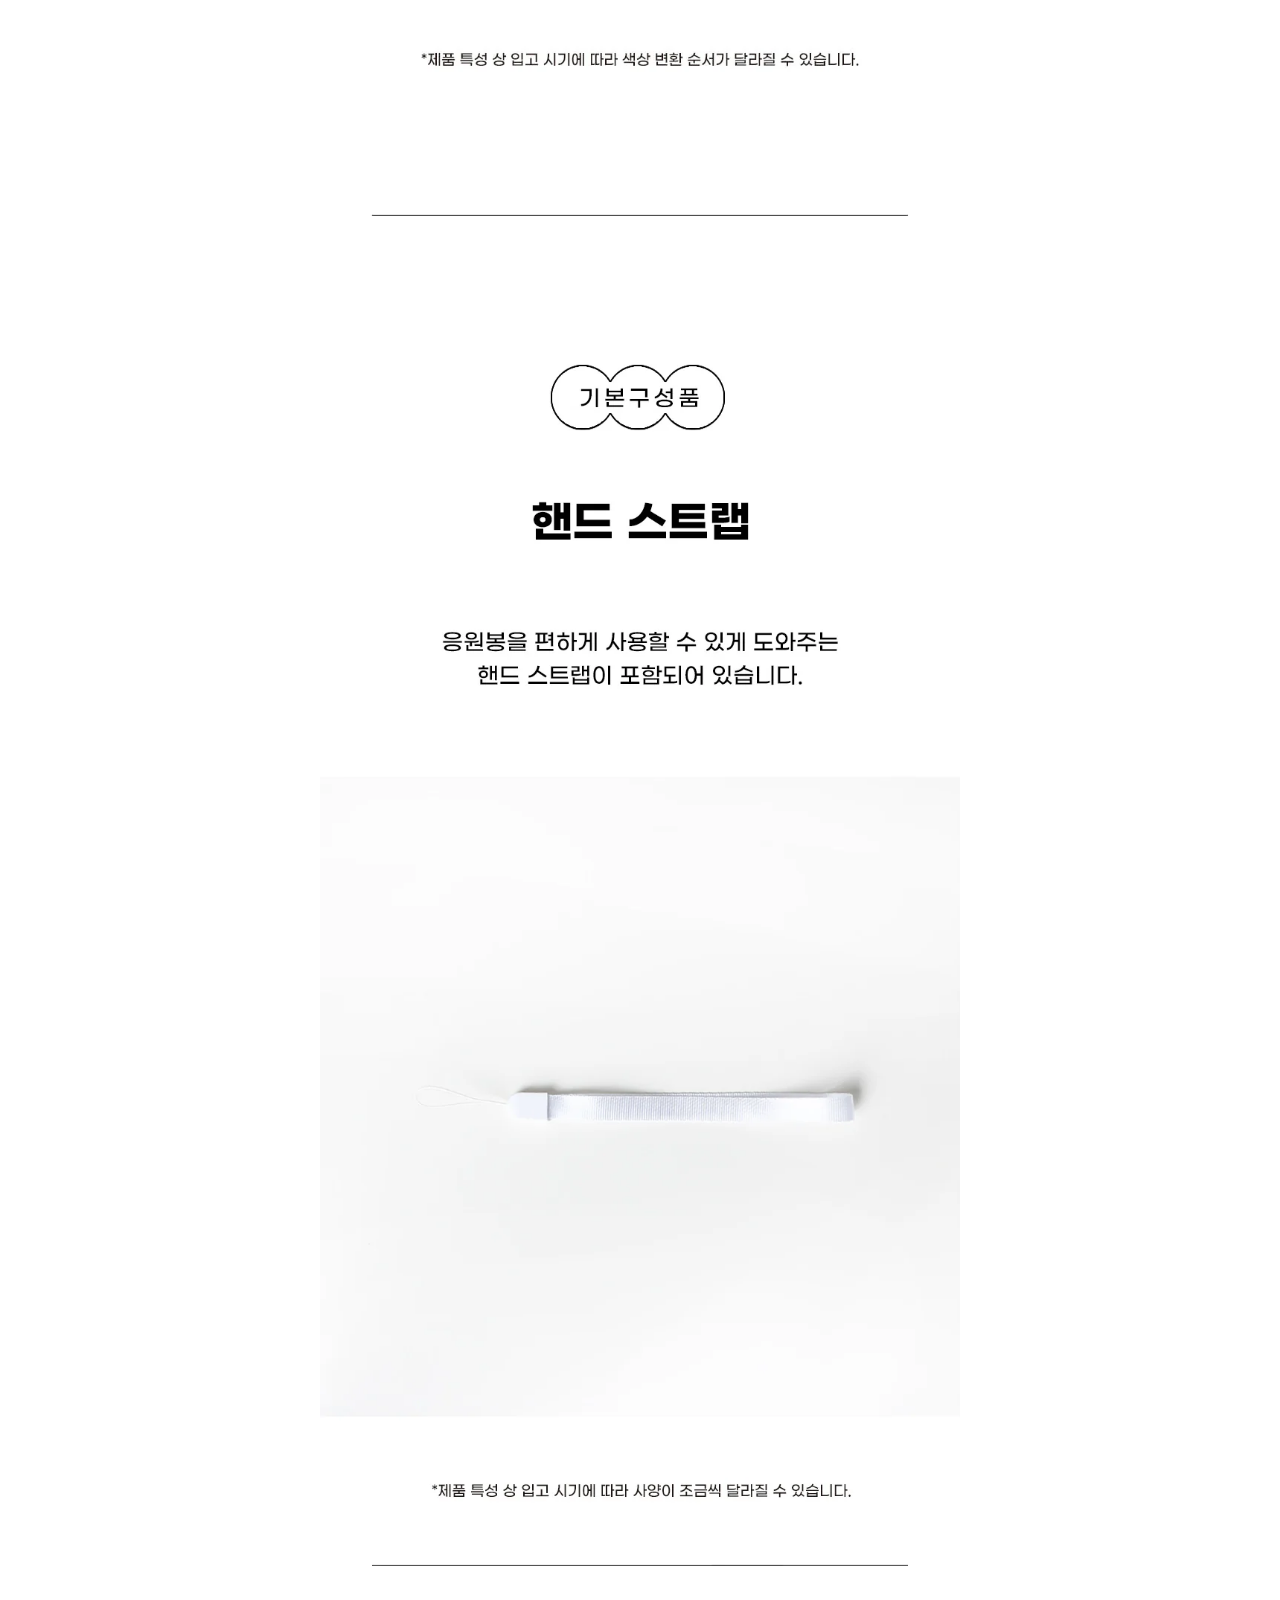
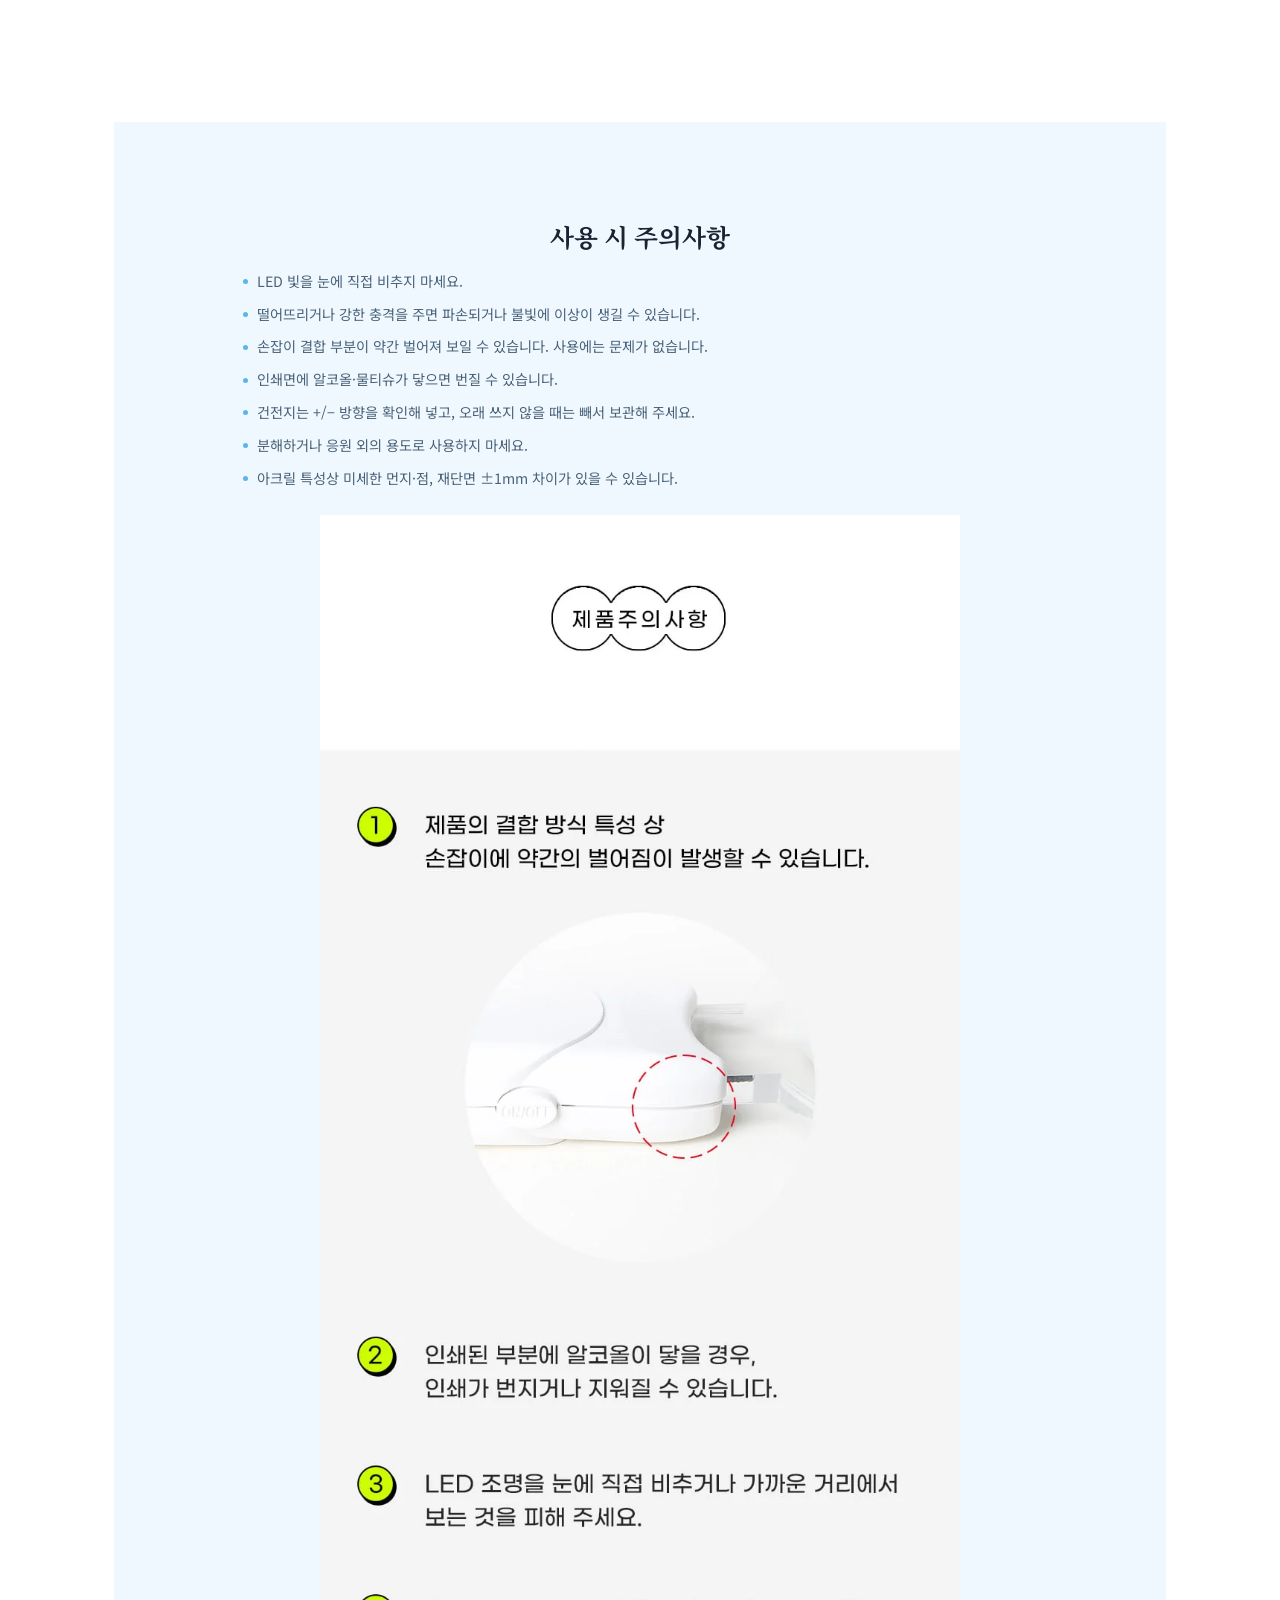
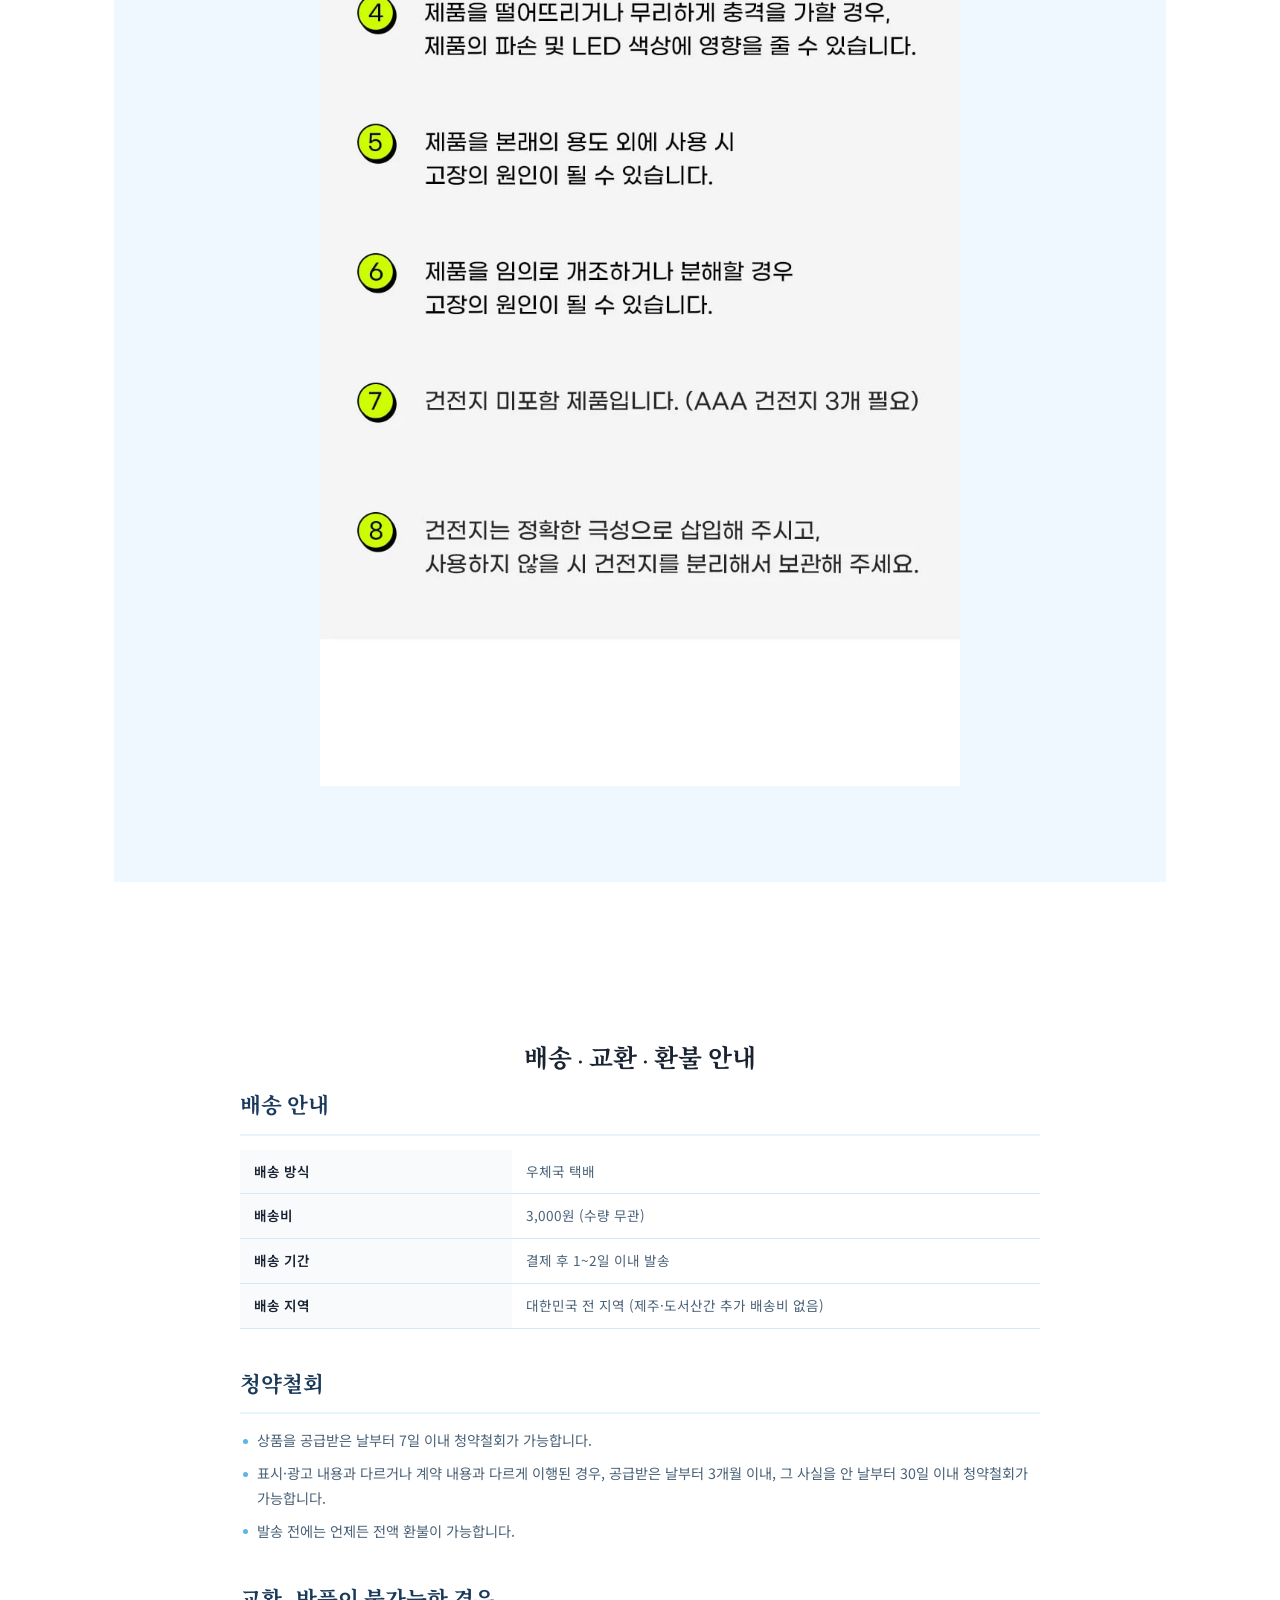
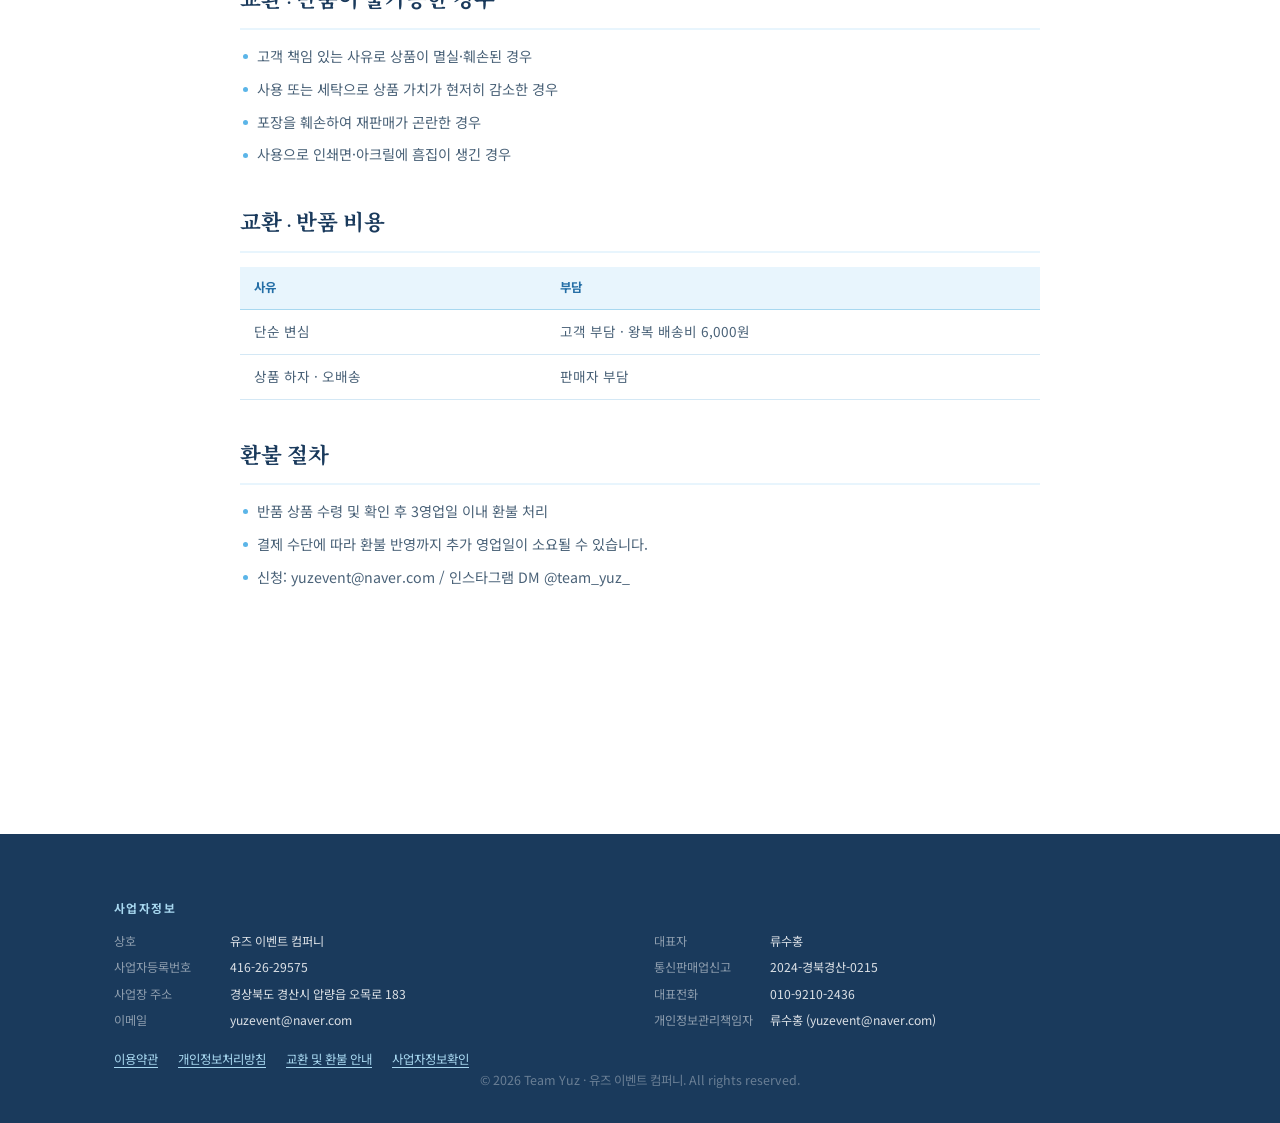
<file: goods/lightstick.html>
<!DOCTYPE html>
<html lang="ko">
<head>
  <meta charset="UTF-8" />
  <meta name="viewport" content="width=device-width, initial-scale=1.0" />
  <script>if(location.protocol==='http:'&&/(^|\.)teamyuz\.com$/.test(location.hostname))location.replace('https://teamyuz.com'+location.pathname+location.search+location.hash);</script>
  <link rel="icon" href="/favicon.ico" sizes="48x48" />
  <link rel="icon" type="image/png" sizes="192x192" href="/images/icon-192.png" />
  <link rel="apple-touch-icon" href="/images/apple-touch-icon.png" />
  <meta property="og:site_name" content="팀 유즈 (Team YUZ)" />
  <title>TEAM YUZ 로고 LED 응원봉 | 팀 유즈 공식 굿즈</title>
  <meta name="description" content="TEAM YUZ 공식 굿즈 로고 LED 응원봉. 25,000원 (배송비 3,000원 별도), 응원봉 + 짐색 세트 39,000원. 첫 제작 15개 완판, 2차 판매를 준비하고 있습니다." />
  <link rel="canonical" href="https://teamyuz.com/goods/lightstick.html" />

  <meta property="og:type" content="product" />
  <meta property="og:title" content="TEAM YUZ 로고 LED 응원봉 | 팀 유즈 공식 굿즈" />
  <meta property="og:description" content="완판 감사합니다 · 2차 판매를 기다려 주세요" />
  <meta property="og:url" content="https://teamyuz.com/goods/lightstick.html" />
  <meta property="og:image" content="https://teamyuz.com/images/goods/stick-1.jpg" />
  <meta property="og:locale" content="ko_KR" />

  <link rel="preconnect" href="https://fonts.googleapis.com" />
  <link rel="preconnect" href="https://fonts.gstatic.com" crossorigin />
  <link href="https://fonts.googleapis.com/css2?family=Noto+Serif+KR:wght@400;600;700&family=Noto+Sans+KR:wght@300;400;500;700&family=Cormorant+Garamond:ital,wght@0,400;0,600;1,400&display=swap" rel="stylesheet" />
  <link rel="stylesheet" href="../style.css?v=20261112d" />
</head>
<body data-product="stick">

<!-- ===== 상단 ===== -->
<nav class="sub-nav">
  <div class="sub-nav-inner">
    <a href="../index.html" class="sub-nav-logo">
      <img src="../images/logo-team.png" alt="Team YUZ 팀 유즈" />
    </a>
    <a href="../index.html" class="sub-nav-home">← 팀 유즈 홈</a>
  </div>
</nav>

<main class="sub-main">
  <div class="container">

    <!-- 판매 오픈 카운트다운 -->
    <div class="goods-cd goods-cd--soldout" data-goods-countdown>
      <div class="gcd-live">
        <span class="gcd-label">판매 오픈까지</span>
        <div class="gcd-timer">
          <div class="gcd-unit"><span class="gcd-num gcd-days">--</span><span class="gcd-lbl">일</span></div>
          <span class="gcd-sep">:</span>
          <div class="gcd-unit"><span class="gcd-num gcd-hours">--</span><span class="gcd-lbl">시간</span></div>
          <span class="gcd-sep">:</span>
          <div class="gcd-unit"><span class="gcd-num gcd-mins">--</span><span class="gcd-lbl">분</span></div>
          <span class="gcd-sep">:</span>
          <div class="gcd-unit"><span class="gcd-num gcd-secs">--</span><span class="gcd-lbl">초</span></div>
        </div>
      </div>
      <div class="gcd-closed" style="display:none">
        <span class="gso-tag">SOLD OUT</span>
        <span class="gcd-label">완판되었습니다</span>
      </div>
      <p class="gcd-note">11월 5일(목) 저녁 7시에 열립니다</p>
      <a class="gso-btn gcd-insta" href="https://instagram.com/team_yuz_" target="_blank" rel="noopener">인스타그램에서 2차 소식 받기</a>
    </div>

    <!-- ===== 상품 개요 ===== -->
    <div class="goods-detail" id="goodsOrder">
      <div class="goods-gallery">
        <div class="goods-gallery-main goods-gallery-main--square stamp-host">
          <span class="soldout-stamp" data-goods-stamp hidden>SOLD OUT</span>
          <img id="goodsMainImg" src="../images/goods/stick-1.jpg" alt="TEAM YUZ 로고 LED 응원봉" />
        </div>
        <div class="goods-thumbs goods-thumbs--2">
          <button type="button" class="goods-thumb active" data-src="../images/goods/stick-1.jpg" data-label="TEAM YUZ 로고 LED 응원봉">
            <img src="../images/goods/stick-1.jpg" alt="응원봉 비스듬히 본 모습" loading="lazy" />
          </button>
          <button type="button" class="goods-thumb" data-src="../images/goods/stick-2.jpg" data-label="TEAM YUZ 로고 LED 응원봉 정면">
            <img src="../images/goods/stick-2.jpg" alt="응원봉 정면" loading="lazy" />
          </button>
        </div>
        <!-- 실물 사진 교체 시 삭제 -->
        <p class="goods-mock-note">※ 상품 이미지는 디자인 시안이며 실물과 다를 수 있습니다.</p>
      </div>

      <div class="goods-hero-info">
        <div class="goods-badges">
          <span class="goods-badge">NEW GOODS</span>
          <span class="goods-badge limited">첫 제작 15개 한정</span>
        </div>
        <h1 class="goods-name">TEAM YUZ 로고 LED 응원봉</h1>
        <p class="goods-sub">팀 유즈 로고를 그대로 담은 아크릴 응원봉 · 첫 제작 15개 한정</p>

        <div class="ship-box">
          <p class="ship-headline">여러 개 주문해도 배송비는 한 번만</p>
          <ul class="ship-list">
            <li><span>배송비</span><strong>3,000원 (수량 무관)</strong></li>
            <li><span>택배사</span><strong>우체국 택배</strong></li>
            <li><span>제주·도서산간</span><strong>추가 배송비 없음</strong></li>
          </ul>
        </div>

        <!-- 옵션 1 · 응원봉 단품 -->
        <div class="stick-opt" data-product="stick">
          <p class="stick-opt-name">응원봉 단품</p>
          <div class="goods-price">25,000<span>원</span></div>
          <div class="doc-table-wrap">
            <table class="doc-table price-table">
              <thead>
                <tr><th>수량</th><th>결제 금액 (배송비 포함)</th></tr>
              </thead>
              <tbody>
                <tr><th>1개</th><td>28,000원</td></tr>
                <tr><th>2개</th><td>53,000원</td></tr>
                <tr><th>3개</th><td>78,000원</td></tr>
              </tbody>
            </table>
          </div>
          <p class="price-table-note">상품 25,000원 + 배송비 3,000원</p>
          <div class="goods-actions">
            <button type="button" class="btn btn-primary btn-buy" data-goods-buy data-goods-cta>응원봉 주문하기</button>
          </div>
        </div>

        <!-- 옵션 2 · 응원봉 + 짐색 세트 -->
        <div class="stick-opt" data-product="stickSet">
          <p class="stick-opt-name">응원봉 + 짐색 세트</p>
          <div class="goods-price">39,000<span>원</span></div>
          <p class="goods-price-sub">응원봉 25,000원 + 짐색 18,000원</p>
          <div class="doc-table-wrap">
            <table class="doc-table price-table">
              <thead>
                <tr><th>수량</th><th>결제 금액 (배송비 포함)</th></tr>
              </thead>
              <tbody>
                <tr><th>1세트</th><td>42,000원</td></tr>
                <tr><th>2세트</th><td>81,000원</td></tr>
              </tbody>
            </table>
          </div>
          <p class="price-table-note">세트 39,000원 + 배송비 3,000원</p>
          <p class="stick-opt-link">짐색이 궁금하다면 <a href="bag.html">짐색 상품 페이지 보기 →</a></p>
          <div class="goods-actions">
            <button type="button" class="btn btn-primary btn-buy" data-goods-buy data-goods-cta>세트 주문하기</button>
          </div>
        </div>

        <p class="goods-buy-hint">수량은 결제창의 금액 선택에서 고르실 수 있습니다.</p>
        <p class="goods-pay">네이버페이 · 카카오페이 · 토스페이 · 신용카드 결제 가능<br>회원가입 없이 비회원으로 주문하실 수 있습니다.</p>
      </div>
    </div>

    <!-- ===== 상품 정보 ===== -->
    <section class="goods-sec">
      <h2 class="goods-sec-title">상품 정보</h2>
      <div class="spec-wrap">
        <div class="doc-table-wrap">
          <table class="doc-table">
            <tbody>
              <tr><th>구성</th><td>LED 응원봉 1개 · 핸드 스트랩 · 개별 포장</td></tr>
              <tr><th>헤드</th><td>투명 아크릴 약 5mm 두께 · 약 118 × 81mm</td></tr>
              <tr><th>손잡이</th><td>약 46 × 100mm · 팀 유즈 로고 인쇄</td></tr>
              <tr><th>LED</th><td>15가지 색상 + 자동 색상 변경 모드</td></tr>
              <tr><th>사용 방법</th><td>버튼을 짧게 누르면 켜짐·색상 변경 / 길게 누르면 꺼짐</td></tr>
              <tr><th>전원</th><td>AAA 건전지 3개 필요 (미포함 · 따로 준비해 주세요)</td></tr>
              <tr><th>원산지</th><td>손잡이 중국 / 아크릴 헤드 국내 제작</td></tr>
              <tr><th>발송</th><td>결제 후 1~2일 이내 발송</td></tr>
              <tr><th>배송비</th><td>3,000원 (수량 무관 · 우체국 택배)</td></tr>
            </tbody>
          </table>
        </div>
        <div class="stick-detail-imgs">
          <img src="../images/goods/stick-color.webp" alt="LED 응원봉 색상 및 조작 방법" loading="lazy" />
          <img src="../images/goods/stick-color-list.webp" alt="LED 색상 변경 순서: 15가지 색상과 자동 모드. 스위치를 짧게 한 번 누르면 켜짐·색상 변경, 길게 한 번 누르면 꺼짐" loading="lazy" />
          <img src="../images/goods/stick-strap.webp" alt="기본 구성품 핸드 스트랩" loading="lazy" />
        </div>
      </div>
    </section>

    <!-- ===== 사용 시 주의사항 ===== -->
    <section class="goods-sec">
      <h2 class="goods-sec-title">사용 시 주의사항</h2>
      <div class="spec-wrap policy-body">
        <ul>
          <li>LED 빛을 눈에 직접 비추지 마세요.</li>
          <li>떨어뜨리거나 강한 충격을 주면 파손되거나 불빛에 이상이 생길 수 있습니다.</li>
          <li>손잡이 결합 부분이 약간 벌어져 보일 수 있습니다. 사용에는 문제가 없습니다.</li>
          <li>인쇄면에 알코올·물티슈가 닿으면 번질 수 있습니다.</li>
          <li>건전지는 +/− 방향을 확인해 넣고, 오래 쓰지 않을 때는 빼서 보관해 주세요.</li>
          <li>분해하거나 응원 외의 용도로 사용하지 마세요.</li>
          <li>아크릴 특성상 미세한 먼지·점, 재단면 ±1mm 차이가 있을 수 있습니다.</li>
        </ul>
        <div class="stick-detail-imgs">
          <img src="../images/goods/stick-caution.webp" alt="제품 주의사항 안내" loading="lazy" />
        </div>
      </div>
    </section>

    <!-- ===== 배송 · 교환 · 환불 (전문) ===== -->
    <section class="goods-sec">
      <h2 class="goods-sec-title">배송 · 교환 · 환불 안내</h2>
      <div class="policy-body">

        <h2>배송 안내</h2>
        <div class="doc-table-wrap">
          <table class="doc-table">
            <tbody>
              <tr><th>배송 방식</th><td>우체국 택배</td></tr>
              <tr><th>배송비</th><td>3,000원 (수량 무관)</td></tr>
              <tr><th>배송 기간</th><td>결제 후 1~2일 이내 발송</td></tr>
              <tr><th>배송 지역</th><td>대한민국 전 지역 (제주·도서산간 추가 배송비 없음)</td></tr>
            </tbody>
          </table>
        </div>

        <h2>청약철회</h2>
        <ul>
          <li>상품을 공급받은 날부터 7일 이내 청약철회가 가능합니다.</li>
          <li>표시·광고 내용과 다르거나 계약 내용과 다르게 이행된 경우, 공급받은 날부터 3개월 이내, 그 사실을 안 날부터 30일 이내 청약철회가 가능합니다.</li>
          <li>발송 전에는 언제든 전액 환불이 가능합니다.</li>
        </ul>

        <h2>교환 · 반품이 불가능한 경우</h2>
        <ul>
          <li>고객 책임 있는 사유로 상품이 멸실·훼손된 경우</li>
          <li>사용 또는 세탁으로 상품 가치가 현저히 감소한 경우</li>
          <li>포장을 훼손하여 재판매가 곤란한 경우</li>
          <li>사용으로 인쇄면·아크릴에 흠집이 생긴 경우</li>
        </ul>

        <h2>교환 · 반품 비용</h2>
        <div class="doc-table-wrap">
          <table class="doc-table">
            <thead><tr><th>사유</th><th>부담</th></tr></thead>
            <tbody>
              <tr><td>단순 변심</td><td>고객 부담 · 왕복 배송비 6,000원</td></tr>
              <tr><td>상품 하자 · 오배송</td><td>판매자 부담</td></tr>
            </tbody>
          </table>
        </div>

        <h2>환불 절차</h2>
        <ul>
          <li>반품 상품 수령 및 확인 후 3영업일 이내 환불 처리</li>
          <li>결제 수단에 따라 환불 반영까지 추가 영업일이 소요될 수 있습니다.</li>
          <li>신청: <a href="mailto:yuzevent@naver.com">yuzevent@naver.com</a> / 인스타그램 DM <a href="https://instagram.com/team_yuz_" target="_blank" rel="noopener">@team_yuz_</a></li>
        </ul>

      </div>
    </section>

  </div>
</main>

<!-- ===== 결제 전 확인 모달 ===== -->
<div class="pay-confirm" id="payConfirm" hidden>
  <div class="pay-confirm-bg" data-pay-close></div>
  <div class="pay-confirm-box" role="dialog" aria-modal="true" aria-labelledby="payConfirmTitle">
    <h2 class="pay-confirm-title" id="payConfirmTitle">결제 전 꼭 확인해 주세요</h2>
    <p class="pay-confirm-lead">다음 화면의 <strong>[주소 입력]</strong>란에 아래 세 가지를 모두 적어주세요.</p>
    <ol class="pay-confirm-list">
      <li><span>①</span>받는 분 성함</li>
      <li><span>②</span>도로명 주소</li>
      <li><span>③</span>상세주소 (동·호수)</li>
    </ol>
    <p class="pay-confirm-ex">예) 홍길동 / 경산시 압량읍 오목로 183, 101동 1502호</p>
    <p class="pay-confirm-warn">성함이 빠지면 택배 발송이 어렵습니다.</p>
    <div class="pay-confirm-actions">
      <button type="button" class="btn btn-primary pay-confirm-go" data-pay-go>확인하고 결제하기</button>
      <button type="button" class="pay-confirm-close" data-pay-close>닫기</button>
    </div>
    <p class="pay-confirm-battery">AAA 건전지 3개는 포함되지 않습니다.</p>
  </div>
</div>

<!-- ===== FOOTER ===== -->
<footer id="footer">
  <div class="container">
    <div class="biz-info" style="border-top:none;margin-top:0;padding-top:0">
      <h4>사업자정보</h4>
      <dl class="biz-grid">
        <div><dt>상호</dt><dd>유즈 이벤트 컴퍼니</dd></div>
        <div><dt>대표자</dt><dd>류수홍</dd></div>
        <div><dt>사업자등록번호</dt><dd>416-26-29575</dd></div>
        <div><dt>통신판매업신고</dt><dd>2024-경북경산-0215</dd></div>
        <div><dt>사업장 주소</dt><dd>경상북도 경산시 압량읍 오목로 183</dd></div>
        <div><dt>대표전화</dt><dd><a href="tel:010-9210-2436">010-9210-2436</a></dd></div>
        <div><dt>이메일</dt><dd><a href="mailto:yuzevent@naver.com">yuzevent@naver.com</a></dd></div>
        <div><dt>개인정보관리책임자</dt><dd>류수홍 (yuzevent@naver.com)</dd></div>
      </dl>
      <div class="biz-links">
        <a href="../terms/">이용약관</a>
        <a href="../privacy/">개인정보처리방침</a>
        <a href="../refund/">교환 및 환불 안내</a>
        <a href="https://www.ftc.go.kr/bizCommPop.do?wrkr_no=4162629575" target="_blank" rel="noopener">사업자정보확인</a>
      </div>
    </div>
    <div class="footer-bottom">
      <p>© 2026 Team Yuz · 유즈 이벤트 컴퍼니. All rights reserved.</p>
    </div>
  </div>
</footer>

<script src="../goods.js?v=20261111"></script>
</body>
</html>
</file>
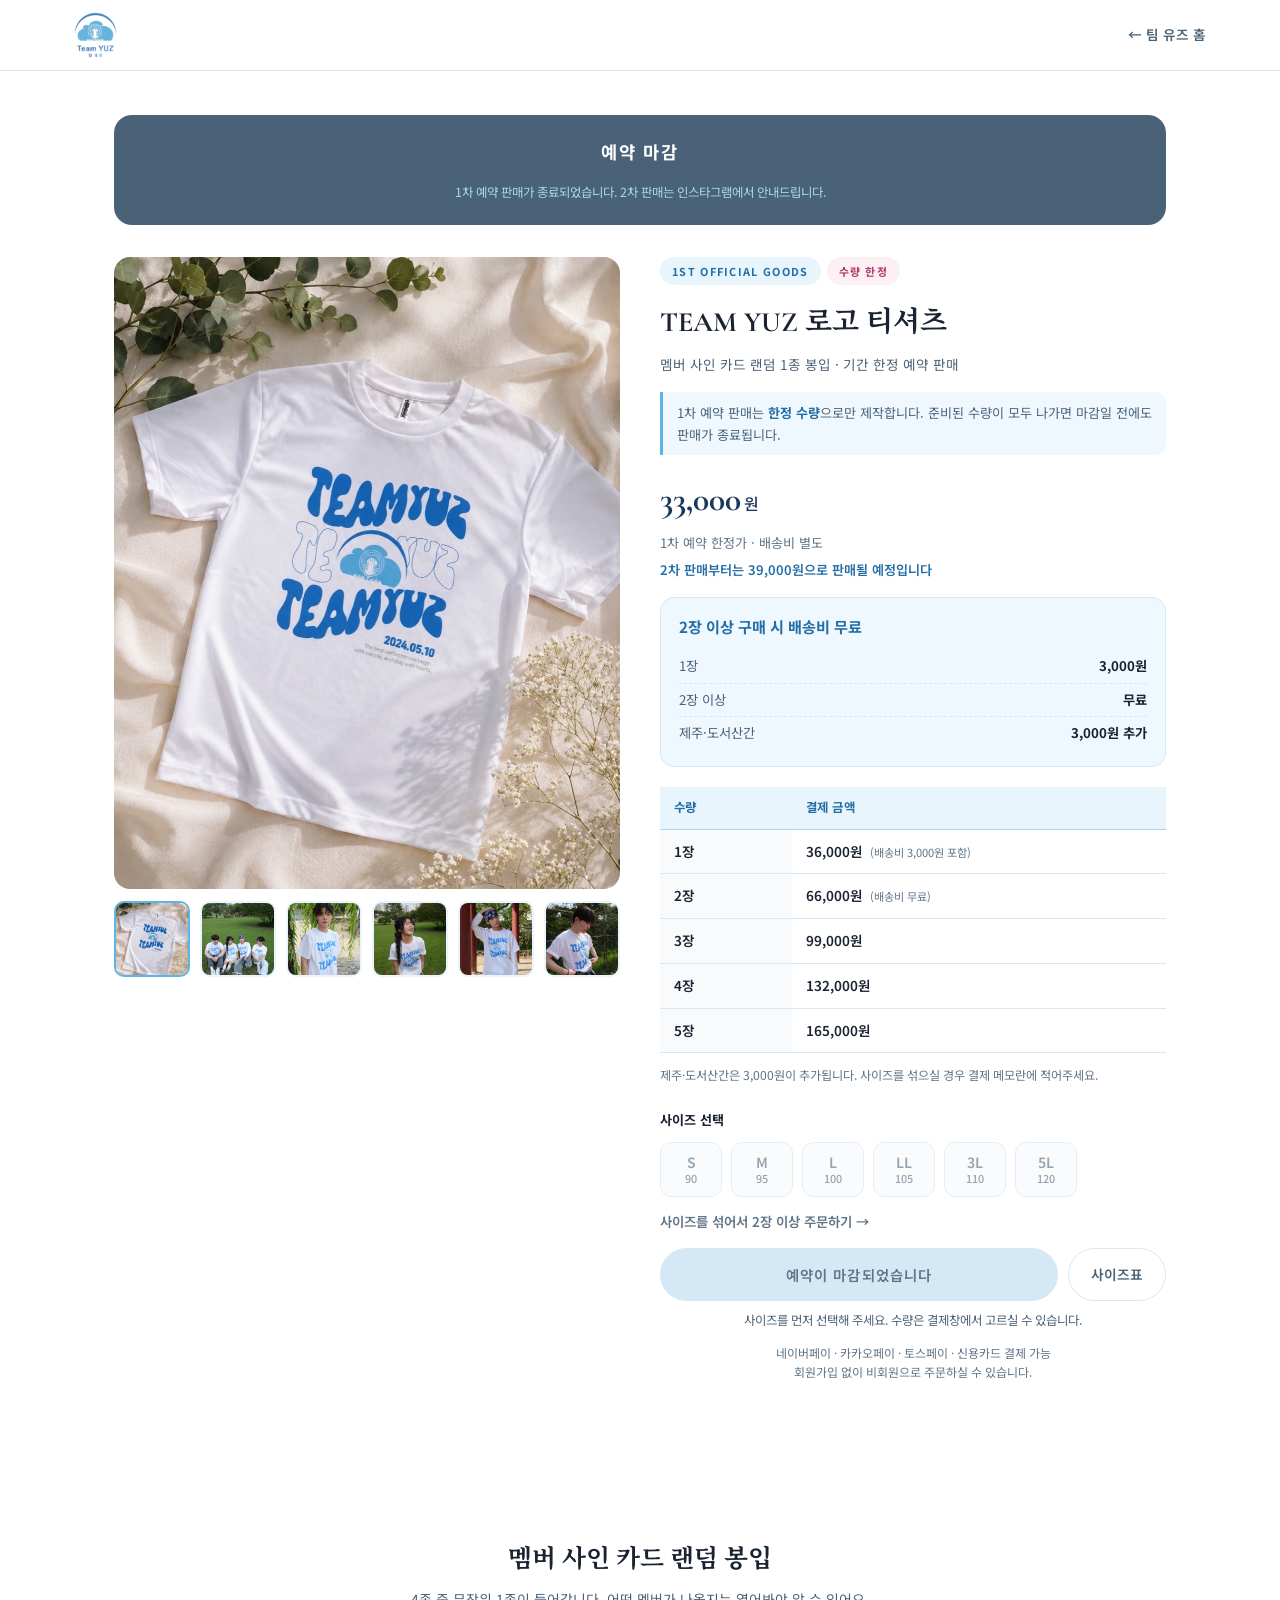
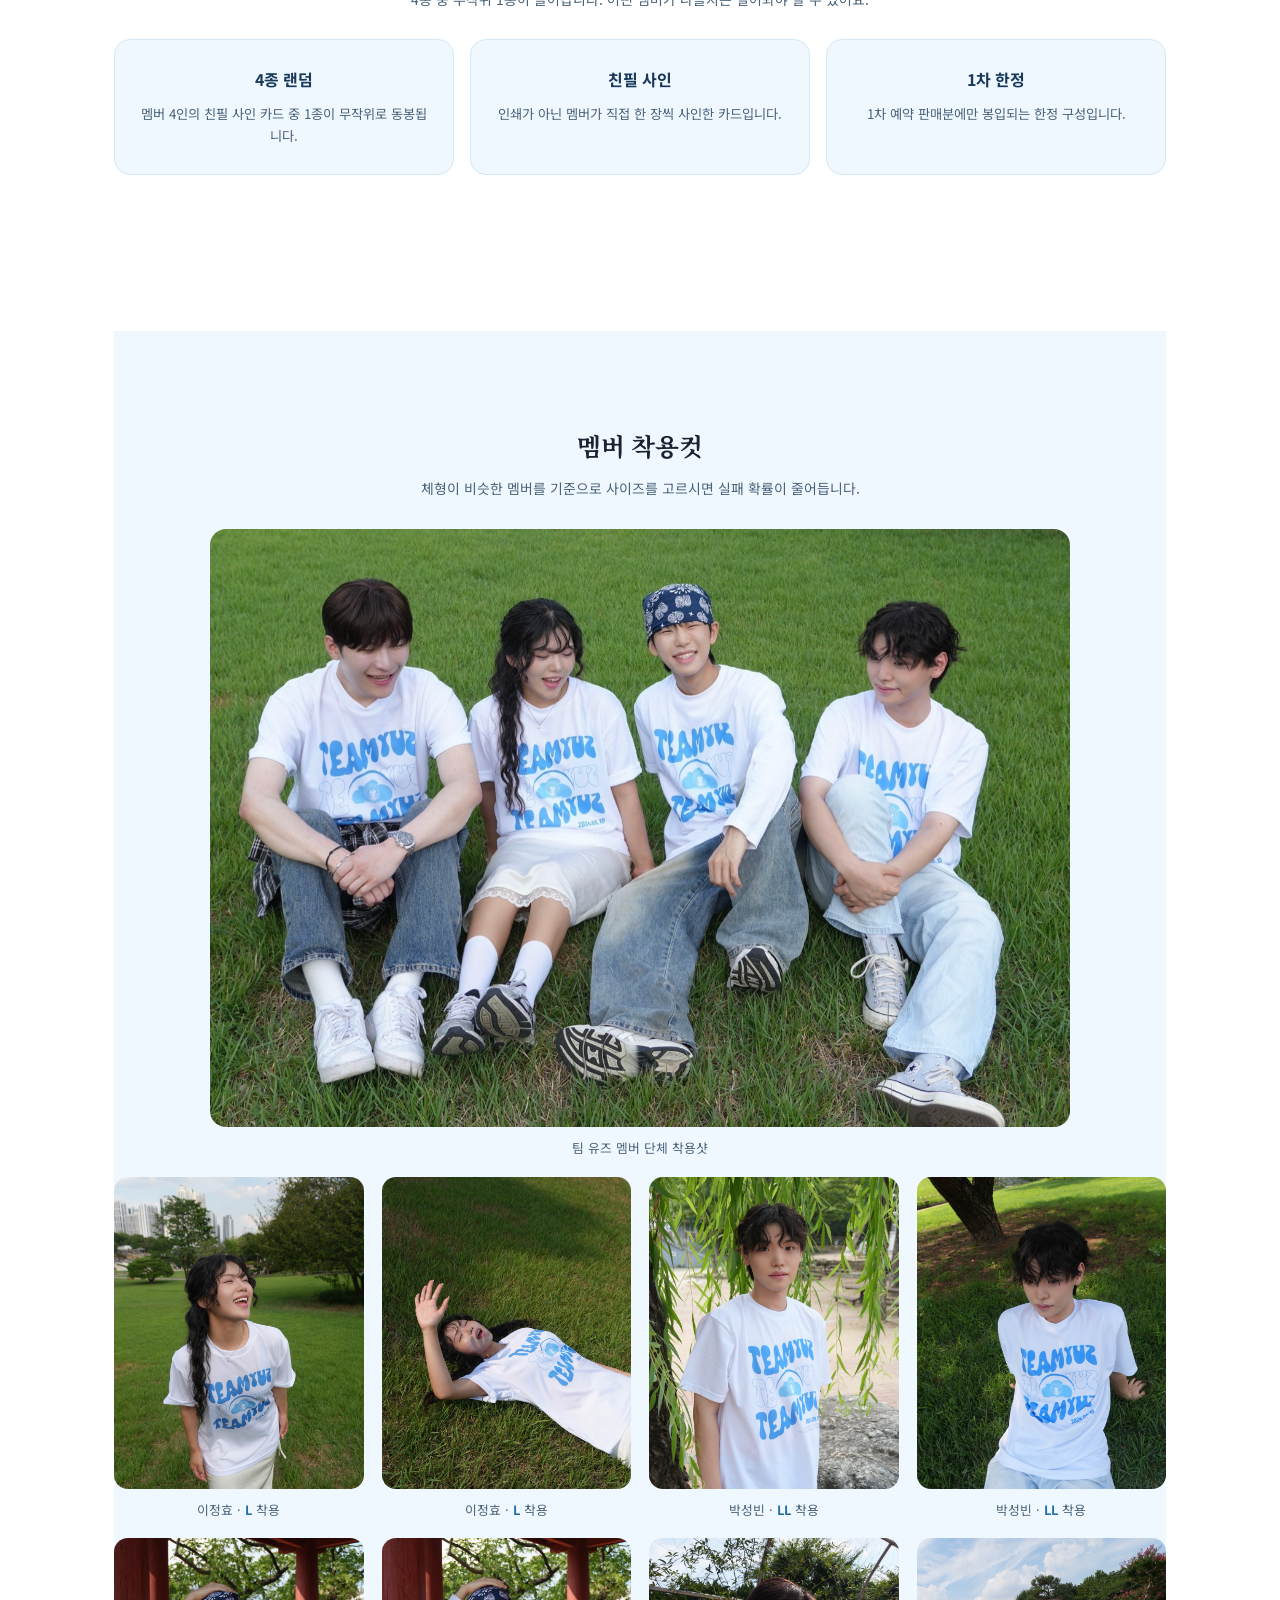
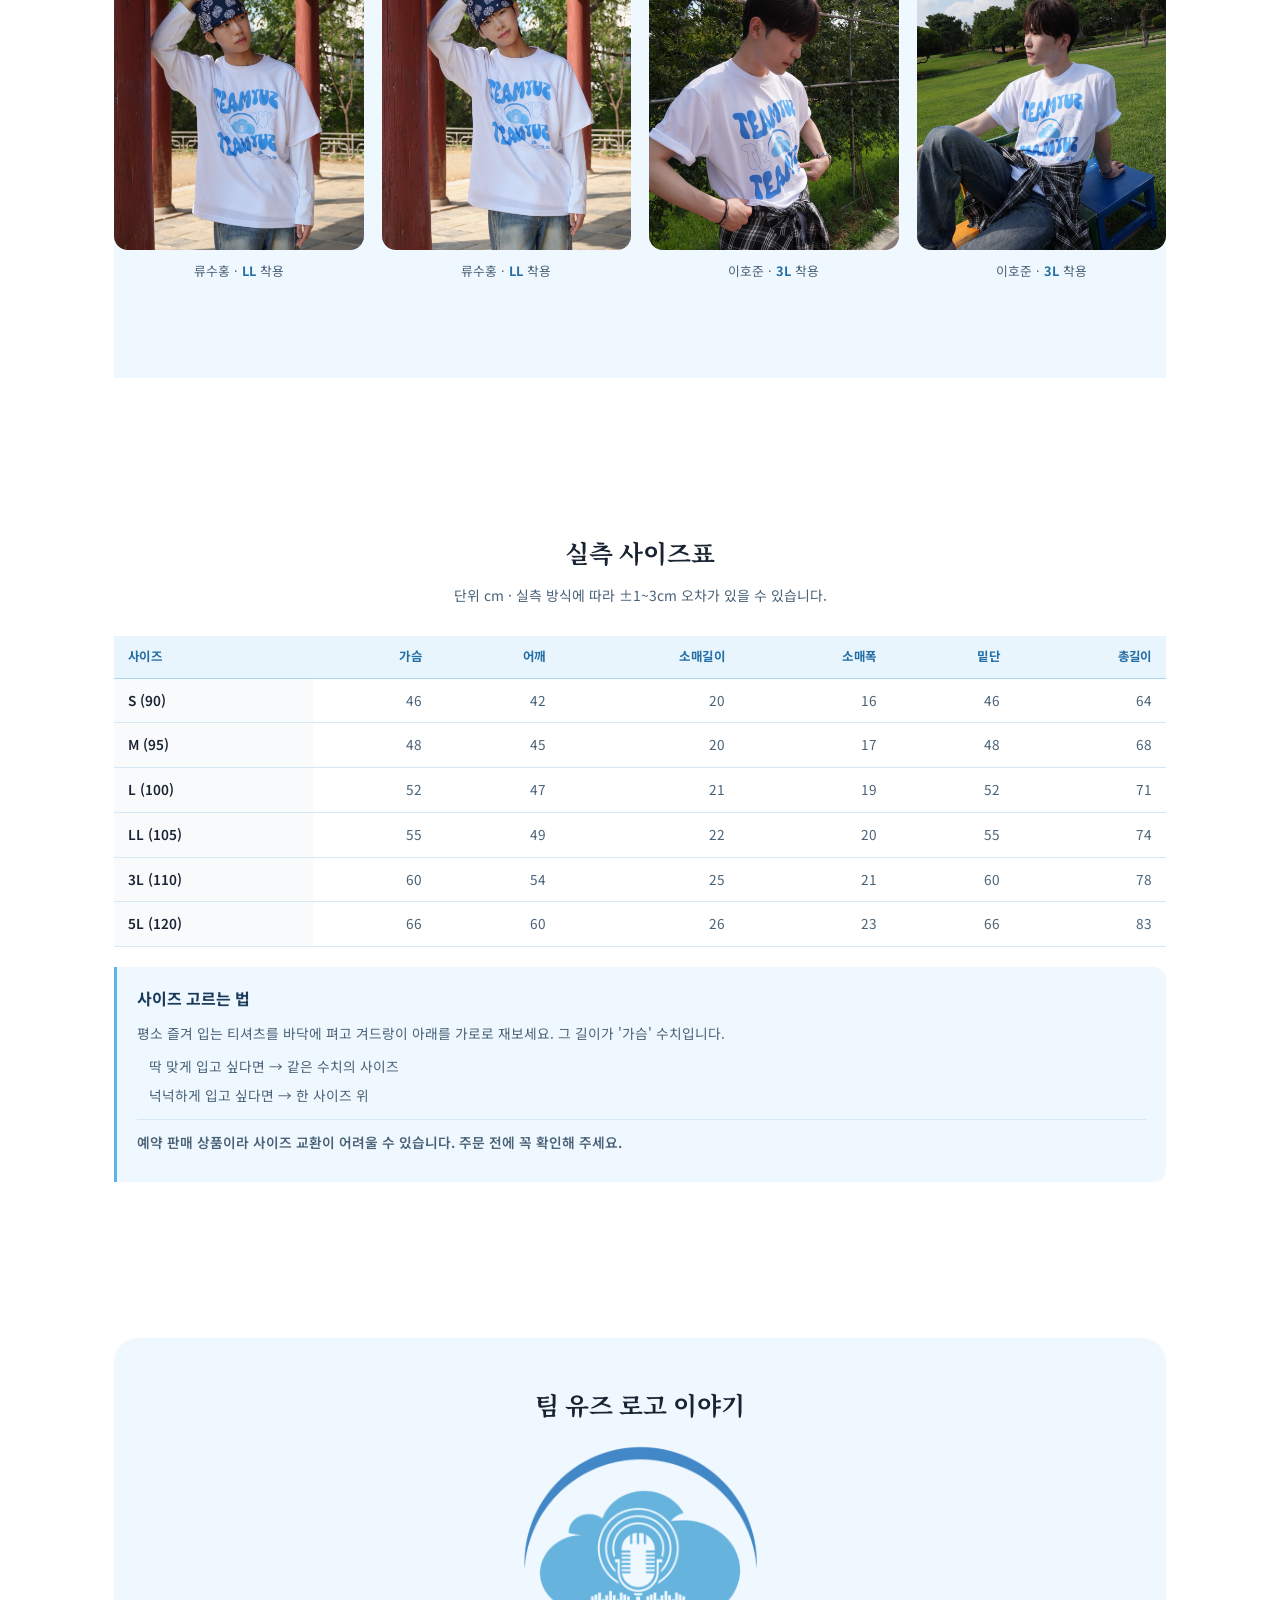
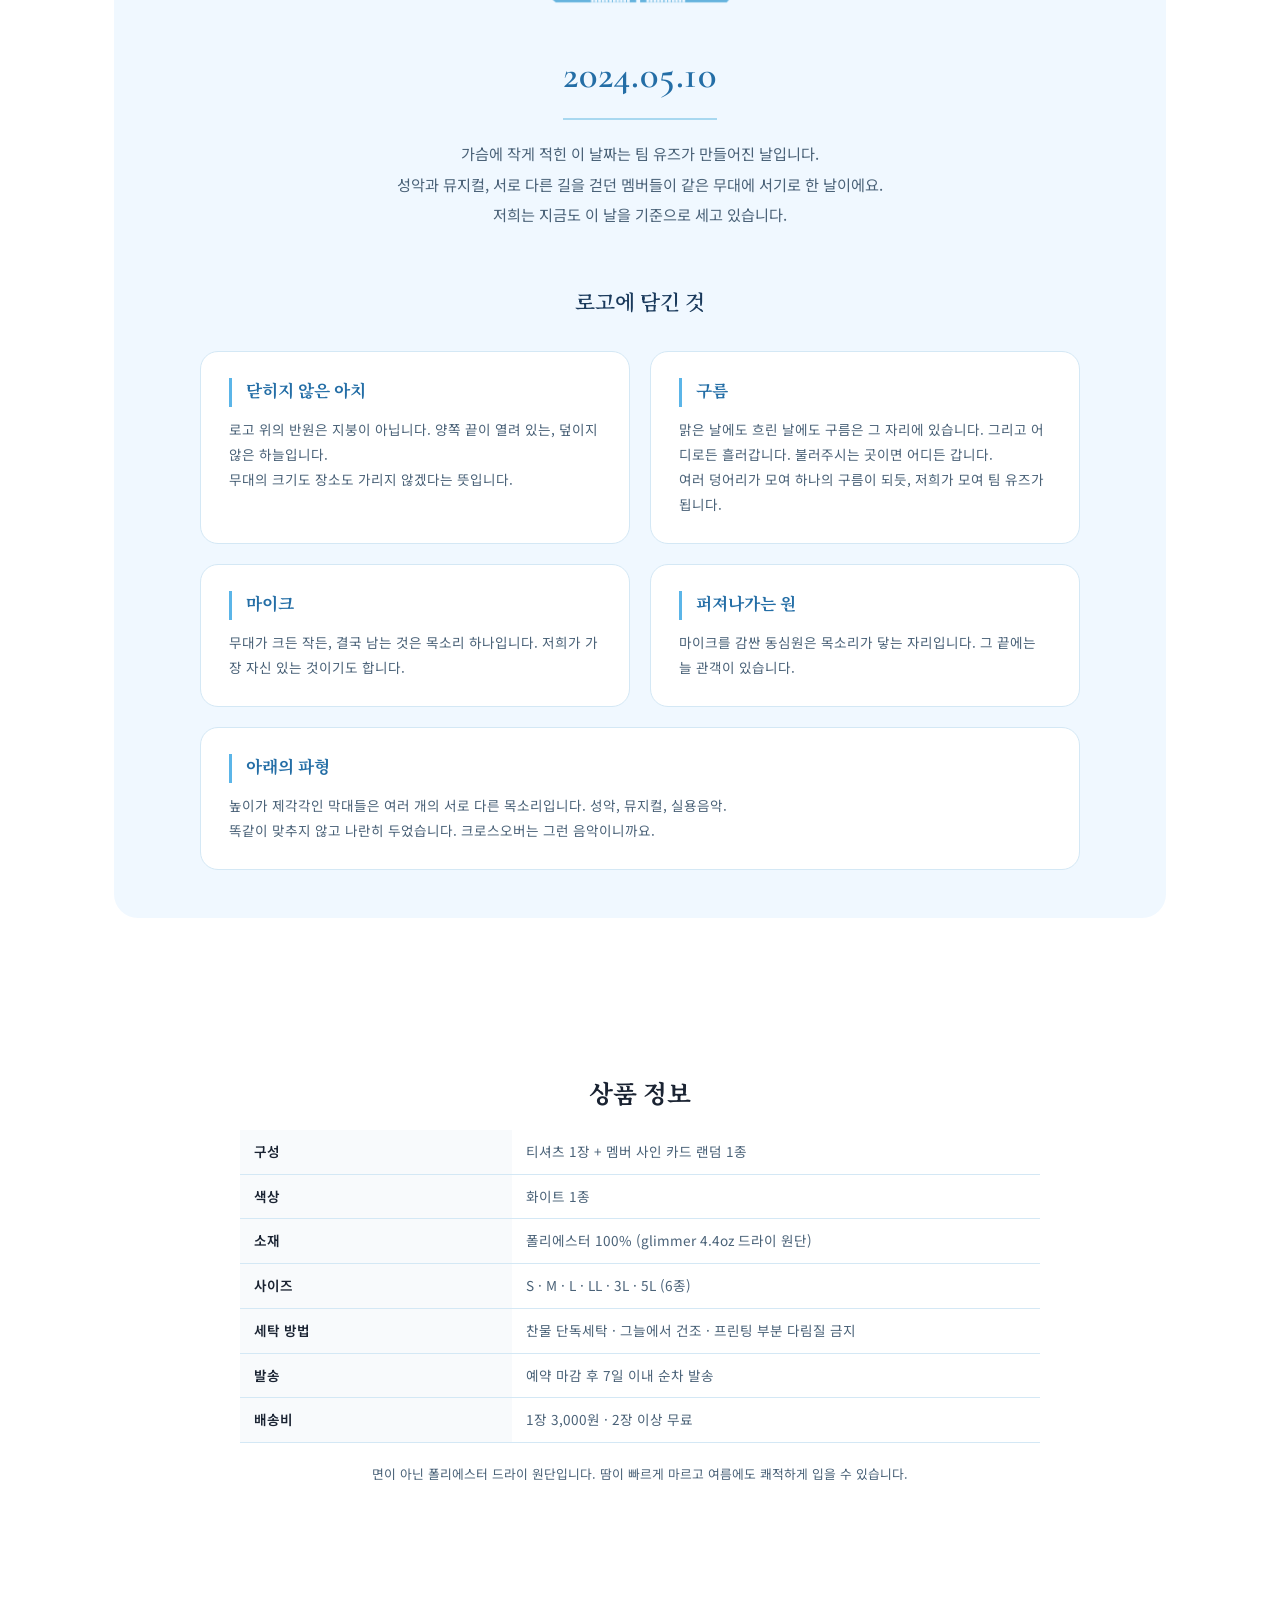
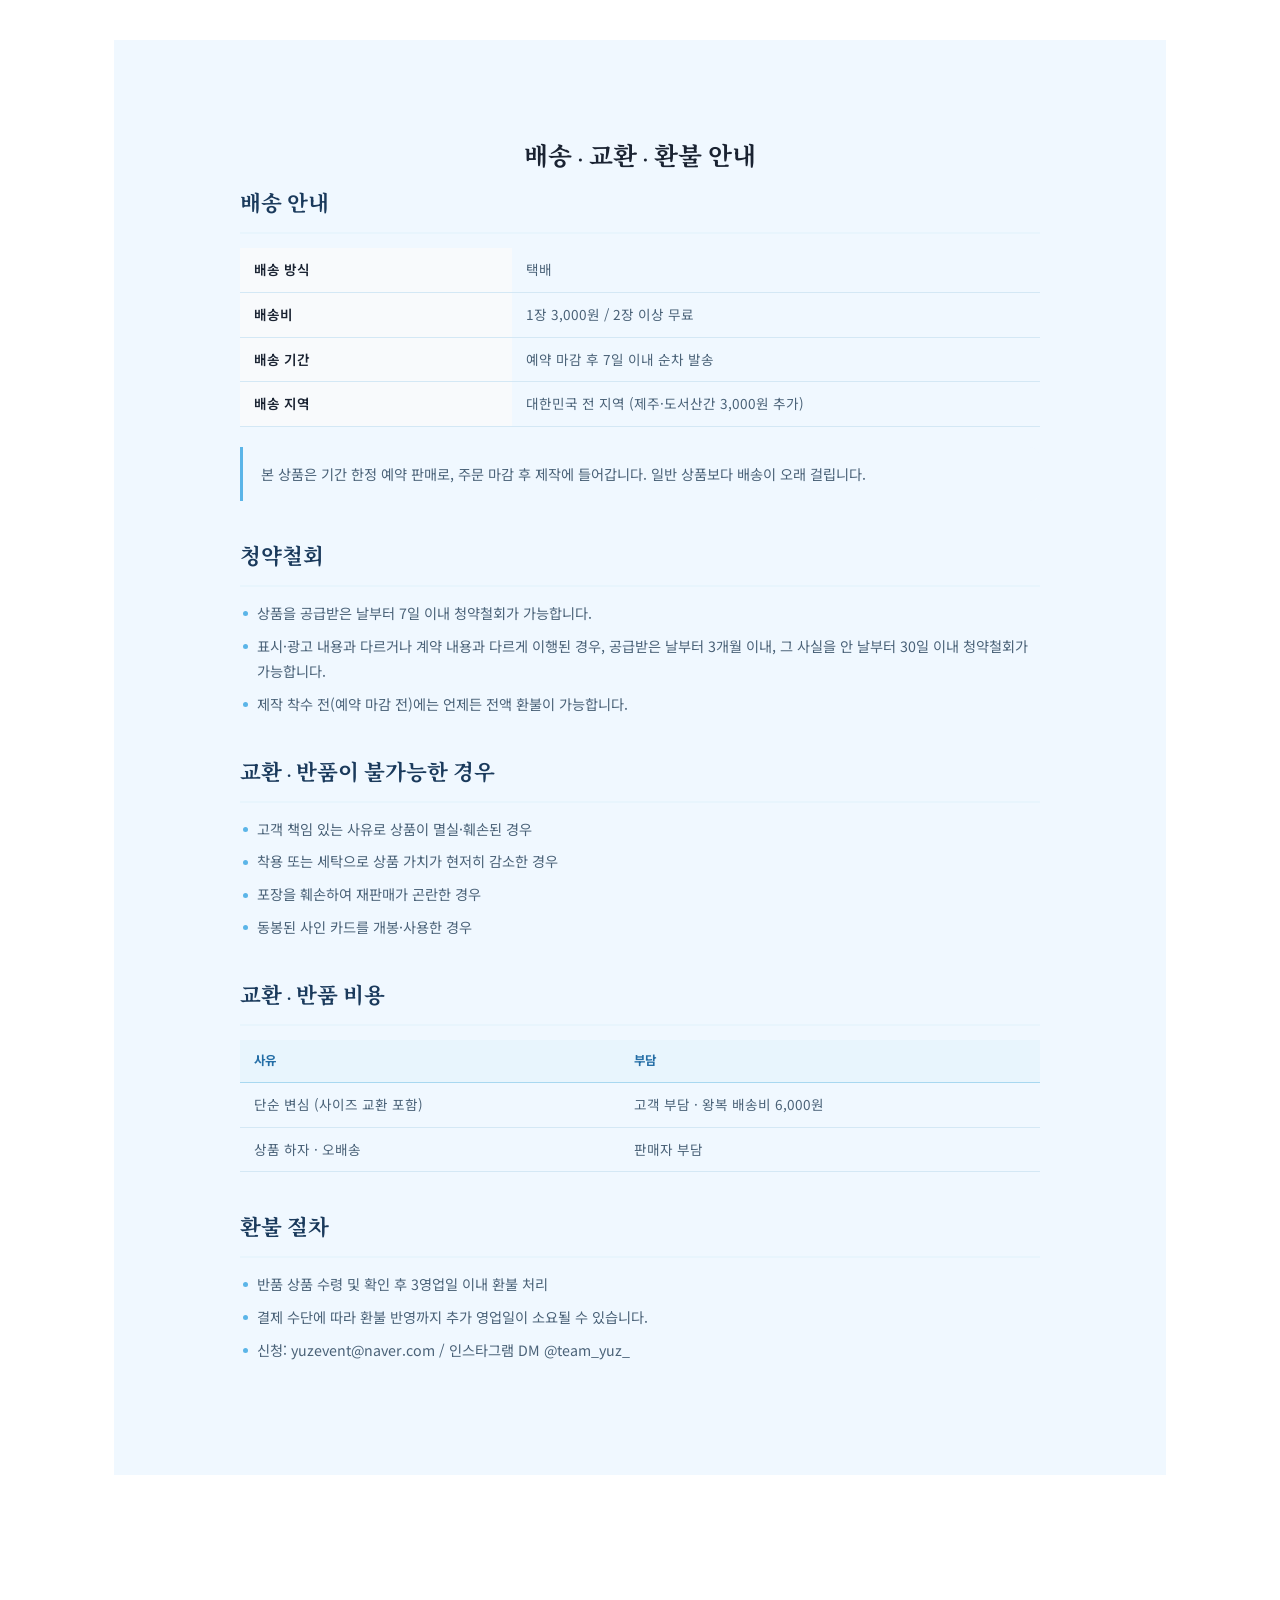
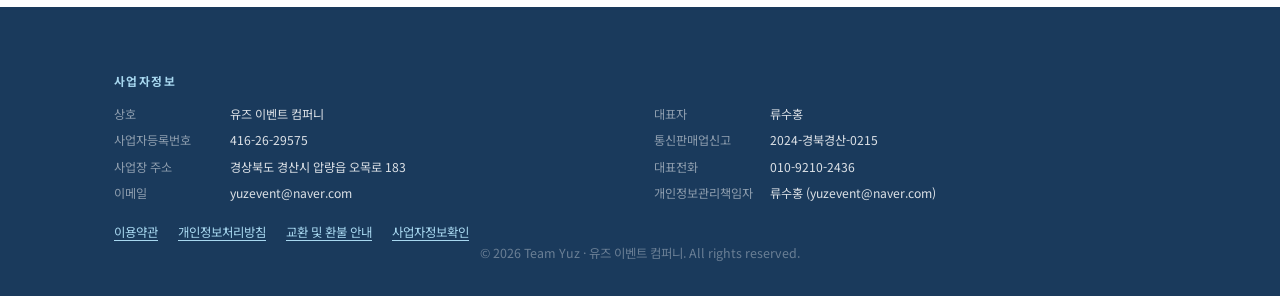
<file: goods/tee.html>
<!DOCTYPE html>
<html lang="ko">
<head>
  <meta charset="UTF-8" />
  <meta name="viewport" content="width=device-width, initial-scale=1.0" />
  <script>if(location.protocol==='http:'&&/(^|\.)teamyuz\.com$/.test(location.hostname))location.replace('https://teamyuz.com'+location.pathname+location.search+location.hash);</script>
  <link rel="icon" href="/favicon.ico" sizes="48x48" />
  <link rel="icon" type="image/png" sizes="192x192" href="/images/icon-192.png" />
  <link rel="apple-touch-icon" href="/images/apple-touch-icon.png" />
  <meta property="og:site_name" content="팀 유즈 (Team YUZ)" />
  <title>TEAM YUZ 로고 티셔츠 | 팀 유즈 공식 굿즈</title>
  <meta name="description" content="TEAM YUZ 1차 공식 굿즈 로고 티셔츠. 멤버 친필 사인 카드 랜덤 1종 봉입. 1차 예약 한정가 33,000원, 기간 한정 예약 판매." />
  <link rel="canonical" href="https://teamyuz.com/goods/tee.html" />

  <meta property="og:type" content="product" />
  <meta property="og:title" content="TEAM YUZ 로고 티셔츠 | 팀 유즈 공식 굿즈" />
  <meta property="og:description" content="멤버 친필 사인 카드 랜덤 1종 봉입 · 기간 한정 예약 판매 · 1차 예약 한정가 33,000원" />
  <meta property="og:url" content="https://teamyuz.com/goods/tee.html" />
  <meta property="og:image" content="https://teamyuz.com/images/goods/tee-main.jpg" />
  <meta property="og:locale" content="ko_KR" />

  <link rel="preconnect" href="https://fonts.googleapis.com" />
  <link rel="preconnect" href="https://fonts.gstatic.com" crossorigin />
  <link href="https://fonts.googleapis.com/css2?family=Noto+Serif+KR:wght@400;600;700&family=Noto+Sans+KR:wght@300;400;500;700&family=Cormorant+Garamond:ital,wght@0,400;0,600;1,400&display=swap" rel="stylesheet" />
  <link rel="stylesheet" href="../style.css?v=20261112d" />
</head>
<body data-product="tee">

<!-- ===== 상단 ===== -->
<nav class="sub-nav">
  <div class="sub-nav-inner">
    <a href="../index.html" class="sub-nav-logo">
      <img src="../images/logo-team.png" alt="Team YUZ 팀 유즈" />
    </a>
    <a href="../index.html" class="sub-nav-home">← 팀 유즈 홈</a>
  </div>
</nav>

<main class="sub-main">
  <div class="container">

    <!-- 예약 마감 카운트다운 -->
    <div class="goods-cd" data-goods-countdown>
      <div class="gcd-live">
        <span class="gcd-label">예약 오픈까지</span>
        <div class="gcd-timer">
          <div class="gcd-unit"><span class="gcd-num gcd-days">--</span><span class="gcd-lbl">일</span></div>
          <span class="gcd-sep">:</span>
          <div class="gcd-unit"><span class="gcd-num gcd-hours">--</span><span class="gcd-lbl">시간</span></div>
          <span class="gcd-sep">:</span>
          <div class="gcd-unit"><span class="gcd-num gcd-mins">--</span><span class="gcd-lbl">분</span></div>
          <span class="gcd-sep">:</span>
          <div class="gcd-unit"><span class="gcd-num gcd-secs">--</span><span class="gcd-lbl">초</span></div>
        </div>
      </div>
      <div class="gcd-closed" style="display:none"><span class="gcd-label">예약 마감</span></div>
      <p class="gcd-note">8월 26일(수) 저녁 7시에 열립니다</p>
    </div>

    <!-- ===== 상품 개요 ===== -->
    <div class="goods-detail" id="goodsOrder">
      <div class="goods-gallery">
        <div class="goods-gallery-main">
          <img id="goodsMainImg" src="../images/goods/tee-main.jpg" alt="TEAM YUZ 로고 티셔츠" />
        </div>
        <div class="goods-thumbs">
          <button type="button" class="goods-thumb active" data-src="../images/goods/tee-main.jpg" data-label="TEAM YUZ 로고 티셔츠">
            <img src="../images/goods/tee-main.jpg" alt="제품 이미지" loading="lazy" />
          </button>
          <button type="button" class="goods-thumb" data-src="../images/goods/tee-group.jpg" data-label="팀 유즈 4인 착용샷">
            <img src="../images/goods/tee-group.jpg" alt="팀 유즈 단체 착용샷" loading="lazy" />
          </button>
          <button type="button" class="goods-thumb" data-src="../images/goods/wear-sb.jpg" data-label="팀 유즈 멤버 박성빈 착용샷">
            <img src="../images/goods/wear-sb.jpg" alt="박성빈 착용샷" loading="lazy" />
          </button>
          <button type="button" class="goods-thumb" data-src="../images/goods/wear-jh.jpg" data-label="팀 유즈 멤버 이정효 착용샷">
            <img src="../images/goods/wear-jh.jpg" alt="이정효 착용샷" loading="lazy" />
          </button>
          <button type="button" class="goods-thumb" data-src="../images/goods/wear-sh.jpg" data-label="팀 유즈 멤버 류수홍 착용샷">
            <img src="../images/goods/wear-sh.jpg" alt="류수홍 착용샷" loading="lazy" />
          </button>
          <button type="button" class="goods-thumb" data-src="../images/goods/wear-hj.jpg" data-label="팀 유즈 멤버 이호준 착용샷">
            <img src="../images/goods/wear-hj.jpg" alt="이호준 착용샷" loading="lazy" />
          </button>
        </div>
      </div>

      <div class="goods-hero-info">
        <div class="goods-badges">
          <span class="goods-badge">1ST OFFICIAL GOODS</span>
          <span class="goods-badge limited">수량 한정</span>
        </div>
        <h1 class="goods-name">TEAM YUZ 로고 티셔츠</h1>
        <p class="goods-sub">멤버 사인 카드 랜덤 1종 봉입 · 기간 한정 예약 판매</p>
        <p class="limited-line">1차 예약 판매는 <strong>한정 수량</strong>으로만 제작합니다. 준비된 수량이 모두 나가면 마감일 전에도 판매가 종료됩니다.</p>
        <div class="goods-price">33,000<span>원</span></div>
        <p class="goods-price-sub">1차 예약 한정가 · 배송비 별도</p>
        <p class="goods-price-next">2차 판매부터는 39,000원으로 판매될 예정입니다</p>

        <div class="ship-box">
          <p class="ship-headline">2장 이상 구매 시 배송비 무료</p>
          <ul class="ship-list">
            <li><span>1장</span><strong>3,000원</strong></li>
            <li><span>2장 이상</span><strong>무료</strong></li>
            <li><span>제주·도서산간</span><strong>3,000원 추가</strong></li>
          </ul>
        </div>

        <div class="doc-table-wrap">
          <table class="doc-table price-table">
            <thead>
              <tr><th>수량</th><th>결제 금액</th></tr>
            </thead>
            <tbody>
              <tr><th>1장</th><td>36,000원 <em>(배송비 3,000원 포함)</em></td></tr>
              <tr><th>2장</th><td>66,000원 <em>(배송비 무료)</em></td></tr>
              <tr><th>3장</th><td>99,000원</td></tr>
              <tr><th>4장</th><td>132,000원</td></tr>
              <tr><th>5장</th><td>165,000원</td></tr>
            </tbody>
          </table>
        </div>
        <p class="price-table-note">제주·도서산간은 3,000원이 추가됩니다. 사이즈를 섞으실 경우 결제 메모란에 적어주세요.</p>

        <p class="goods-size-label">사이즈 선택</p>
        <div class="goods-sizes">
          <button type="button" class="size-btn" data-size="S" aria-pressed="false">S<em>90</em></button>
          <button type="button" class="size-btn" data-size="M" aria-pressed="false">M<em>95</em></button>
          <button type="button" class="size-btn" data-size="L" aria-pressed="false">L<em>100</em></button>
          <button type="button" class="size-btn" data-size="LL" aria-pressed="false">LL<em>105</em></button>
          <button type="button" class="size-btn" data-size="3L" aria-pressed="false">3L<em>110</em></button>
          <button type="button" class="size-btn" data-size="5L" aria-pressed="false">5L<em>120</em></button>
        </div>
        <p class="mix-order"><a href="#" data-mix-link>사이즈를 섞어서 2장 이상 주문하기 →</a></p>
        <p class="goods-notice" id="goodsNotice" role="status" aria-live="polite"></p>

        <div class="goods-actions">
          <button type="button" class="btn btn-primary btn-buy" id="goodsBuy" data-goods-cta>예약 주문하기</button>
          <a href="#size-chart" class="btn-outline">사이즈표</a>
        </div>
        <p class="goods-buy-hint">사이즈를 먼저 선택해 주세요. 수량은 결제창에서 고르실 수 있습니다.</p>
        <p class="goods-pay">네이버페이 · 카카오페이 · 토스페이 · 신용카드 결제 가능<br>회원가입 없이 비회원으로 주문하실 수 있습니다.</p>
      </div>
    </div>

    <!-- ===== 사인 카드 안내 ===== -->
    <section class="goods-sec">
      <h2 class="goods-sec-title">멤버 사인 카드 랜덤 봉입</h2>
      <p class="goods-sec-desc">4종 중 무작위 1종이 들어갑니다. 어떤 멤버가 나올지는 열어봐야 알 수 있어요.</p>
      <div class="sign-grid">
        <div class="sign-card">
          <h4>4종 랜덤</h4>
          <p>멤버 4인의 친필 사인 카드 중 1종이 무작위로 동봉됩니다.</p>
        </div>
        <div class="sign-card">
          <h4>친필 사인</h4>
          <p>인쇄가 아닌 멤버가 직접 한 장씩 사인한 카드입니다.</p>
        </div>
        <div class="sign-card">
          <h4>1차 한정</h4>
          <p>1차 예약 판매분에만 봉입되는 한정 구성입니다.</p>
        </div>
      </div>
    </section>

    <!-- ===== 멤버 착용컷 ===== -->
    <section class="goods-sec">
      <h2 class="goods-sec-title">멤버 착용컷</h2>
      <p class="goods-sec-desc">체형이 비슷한 멤버를 기준으로 사이즈를 고르시면 실패 확률이 줄어듭니다.</p>
      <div class="wear-group">
        <img src="../images/goods/wear-group.jpg" alt="팀 유즈 4인 단체 착용샷" loading="lazy" />
        <p class="wear-cap">팀 유즈 멤버 단체 착용샷</p>
      </div>
      <div class="wear-grid wear-grid-4">
        <div class="wear-item">
          <img src="../images/goods/wear-jh.jpg" alt="팀 유즈 멤버 이정효 착용샷 — 사이즈 L" loading="lazy" />
          <p class="wear-cap">이정효 · <strong>L</strong> 착용</p>
        </div>
        <div class="wear-item">
          <img src="../images/goods/wear-jh2.jpg" alt="팀 유즈 멤버 이정효 착용샷 — 사이즈 L" loading="lazy" />
          <p class="wear-cap">이정효 · <strong>L</strong> 착용</p>
        </div>
        <div class="wear-item">
          <img src="../images/goods/wear-sb.jpg" alt="팀 유즈 멤버 박성빈 착용샷 — 사이즈 LL" loading="lazy" />
          <p class="wear-cap">박성빈 · <strong>LL</strong> 착용</p>
        </div>
        <div class="wear-item">
          <img src="../images/goods/wear-sb2.jpg" alt="팀 유즈 멤버 박성빈 착용샷 — 사이즈 LL" loading="lazy" />
          <p class="wear-cap">박성빈 · <strong>LL</strong> 착용</p>
        </div>
        <div class="wear-item">
          <img src="../images/goods/wear-sh.jpg" alt="팀 유즈 멤버 류수홍 착용샷 — 사이즈 LL" loading="lazy" />
          <p class="wear-cap">류수홍 · <strong>LL</strong> 착용</p>
        </div>
        <div class="wear-item">
          <img src="../images/goods/wear-sh2.jpg" alt="팀 유즈 멤버 류수홍 착용샷 — 사이즈 LL" loading="lazy" />
          <p class="wear-cap">류수홍 · <strong>LL</strong> 착용</p>
        </div>
        <div class="wear-item">
          <img src="../images/goods/wear-hj.jpg" alt="팀 유즈 멤버 이호준 착용샷 — 사이즈 3L" loading="lazy" />
          <p class="wear-cap">이호준 · <strong>3L</strong> 착용</p>
        </div>
        <div class="wear-item">
          <img src="../images/goods/wear-hj2.jpg" alt="팀 유즈 멤버 이호준 착용샷 — 사이즈 3L" loading="lazy" />
          <p class="wear-cap">이호준 · <strong>3L</strong> 착용</p>
        </div>
      </div>
    </section>

    <!-- ===== 실측 사이즈표 ===== -->
    <section class="goods-sec" id="size-chart">
      <h2 class="goods-sec-title">실측 사이즈표</h2>
      <p class="goods-sec-desc">단위 cm · 실측 방식에 따라 ±1~3cm 오차가 있을 수 있습니다.</p>
      <div class="doc-table-wrap">
        <table class="doc-table size-table">
          <thead>
            <tr><th>사이즈</th><th>가슴</th><th>어깨</th><th>소매길이</th><th>소매폭</th><th>밑단</th><th>총길이</th></tr>
          </thead>
          <tbody>
            <tr><th>S (90)</th><td>46</td><td>42</td><td>20</td><td>16</td><td>46</td><td>64</td></tr>
            <tr><th>M (95)</th><td>48</td><td>45</td><td>20</td><td>17</td><td>48</td><td>68</td></tr>
            <tr><th>L (100)</th><td>52</td><td>47</td><td>21</td><td>19</td><td>52</td><td>71</td></tr>
            <tr><th>LL (105)</th><td>55</td><td>49</td><td>22</td><td>20</td><td>55</td><td>74</td></tr>
            <tr><th>3L (110)</th><td>60</td><td>54</td><td>25</td><td>21</td><td>60</td><td>78</td></tr>
            <tr><th>5L (120)</th><td>66</td><td>60</td><td>26</td><td>23</td><td>66</td><td>83</td></tr>
          </tbody>
        </table>
      </div>

      <div class="size-guide">
        <h3>사이즈 고르는 법</h3>
        <p>평소 즐겨 입는 티셔츠를 바닥에 펴고 겨드랑이 아래를 가로로 재보세요. 그 길이가 '가슴' 수치입니다.</p>
        <ul>
          <li>딱 맞게 입고 싶다면 → 같은 수치의 사이즈</li>
          <li>넉넉하게 입고 싶다면 → 한 사이즈 위</li>
        </ul>
        <p class="size-guide-warn">예약 판매 상품이라 사이즈 교환이 어려울 수 있습니다. 주문 전에 꼭 확인해 주세요.</p>
      </div>
    </section>

    <!-- ===== 로고 이야기 ===== -->
    <section class="goods-sec" id="logo-story">
      <h2 class="goods-sec-title">팀 유즈 로고 이야기</h2>

      <div class="logo-story-mark">
        <img src="../images/logo-emblem.png" alt="팀 유즈 로고 — 아치, 구름, 마이크, 파형" loading="lazy" />
      </div>

      <div class="logo-story-date">
        <span class="lsd-num">2024.05.10</span>
        <p>가슴에 작게 적힌 이 날짜는 팀 유즈가 만들어진 날입니다.<br>
        성악과 뮤지컬, 서로 다른 길을 걷던 멤버들이 같은 무대에 서기로 한 날이에요.<br>
        저희는 지금도 이 날을 기준으로 세고 있습니다.</p>
      </div>

      <h3 class="logo-story-sub">로고에 담긴 것</h3>
      <div class="logo-story-grid">
        <div class="ls-item">
          <h4>닫히지 않은 아치</h4>
          <p>로고 위의 반원은 지붕이 아닙니다. 양쪽 끝이 열려 있는, 덮이지 않은 하늘입니다.<br>무대의 크기도 장소도 가리지 않겠다는 뜻입니다.</p>
        </div>
        <div class="ls-item">
          <h4>구름</h4>
          <p>맑은 날에도 흐린 날에도 구름은 그 자리에 있습니다. 그리고 어디로든 흘러갑니다. 불러주시는 곳이면 어디든 갑니다.<br>여러 덩어리가 모여 하나의 구름이 되듯, 저희가 모여 팀 유즈가 됩니다.</p>
        </div>
        <div class="ls-item">
          <h4>마이크</h4>
          <p>무대가 크든 작든, 결국 남는 것은 목소리 하나입니다. 저희가 가장 자신 있는 것이기도 합니다.</p>
        </div>
        <div class="ls-item">
          <h4>퍼져나가는 원</h4>
          <p>마이크를 감싼 동심원은 목소리가 닿는 자리입니다. 그 끝에는 늘 관객이 있습니다.</p>
        </div>
        <div class="ls-item ls-item-wide">
          <h4>아래의 파형</h4>
          <p>높이가 제각각인 막대들은 여러 개의 서로 다른 목소리입니다. 성악, 뮤지컬, 실용음악.<br>똑같이 맞추지 않고 나란히 두었습니다. 크로스오버는 그런 음악이니까요.</p>
        </div>
      </div>
    </section>

    <!-- ===== 상품 정보 ===== -->
    <section class="goods-sec">
      <h2 class="goods-sec-title">상품 정보</h2>
      <div class="spec-wrap">
        <div class="doc-table-wrap">
          <table class="doc-table">
            <tbody>
              <tr><th>구성</th><td>티셔츠 1장 + 멤버 사인 카드 랜덤 1종</td></tr>
              <tr><th>색상</th><td>화이트 1종</td></tr>
              <tr><th>소재</th><td>폴리에스터 100% (glimmer 4.4oz 드라이 원단)</td></tr>
              <tr><th>사이즈</th><td>S · M · L · LL · 3L · 5L (6종)</td></tr>
              <tr><th>세탁 방법</th><td>찬물 단독세탁 · 그늘에서 건조 · 프린팅 부분 다림질 금지</td></tr>
              <tr><th>발송</th><td>예약 마감 후 7일 이내 순차 발송</td></tr>
              <tr><th>배송비</th><td>1장 3,000원 · 2장 이상 무료</td></tr>
            </tbody>
          </table>
        </div>
        <p class="goods-material-note">면이 아닌 폴리에스터 드라이 원단입니다. 땀이 빠르게 마르고 여름에도 쾌적하게 입을 수 있습니다.</p>
      </div>
    </section>

    <!-- ===== 배송 · 교환 · 환불 (전문) ===== -->
    <section class="goods-sec">
      <h2 class="goods-sec-title">배송 · 교환 · 환불 안내</h2>
      <div class="policy-body">

        <h2>배송 안내</h2>
        <div class="doc-table-wrap">
          <table class="doc-table">
            <tbody>
              <tr><th>배송 방식</th><td>택배</td></tr>
              <tr><th>배송비</th><td>1장 3,000원 / 2장 이상 무료</td></tr>
              <tr><th>배송 기간</th><td>예약 마감 후 7일 이내 순차 발송</td></tr>
              <tr><th>배송 지역</th><td>대한민국 전 지역 (제주·도서산간 3,000원 추가)</td></tr>
            </tbody>
          </table>
        </div>
        <p class="policy-note">본 상품은 기간 한정 예약 판매로, 주문 마감 후 제작에 들어갑니다. 일반 상품보다 배송이 오래 걸립니다.</p>

        <h2>청약철회</h2>
        <ul>
          <li>상품을 공급받은 날부터 7일 이내 청약철회가 가능합니다.</li>
          <li>표시·광고 내용과 다르거나 계약 내용과 다르게 이행된 경우, 공급받은 날부터 3개월 이내, 그 사실을 안 날부터 30일 이내 청약철회가 가능합니다.</li>
          <li>제작 착수 전(예약 마감 전)에는 언제든 전액 환불이 가능합니다.</li>
        </ul>

        <h2>교환 · 반품이 불가능한 경우</h2>
        <ul>
          <li>고객 책임 있는 사유로 상품이 멸실·훼손된 경우</li>
          <li>착용 또는 세탁으로 상품 가치가 현저히 감소한 경우</li>
          <li>포장을 훼손하여 재판매가 곤란한 경우</li>
          <li>동봉된 사인 카드를 개봉·사용한 경우</li>
        </ul>

        <h2>교환 · 반품 비용</h2>
        <div class="doc-table-wrap">
          <table class="doc-table">
            <thead><tr><th>사유</th><th>부담</th></tr></thead>
            <tbody>
              <tr><td>단순 변심 (사이즈 교환 포함)</td><td>고객 부담 · 왕복 배송비 6,000원</td></tr>
              <tr><td>상품 하자 · 오배송</td><td>판매자 부담</td></tr>
            </tbody>
          </table>
        </div>

        <h2>환불 절차</h2>
        <ul>
          <li>반품 상품 수령 및 확인 후 3영업일 이내 환불 처리</li>
          <li>결제 수단에 따라 환불 반영까지 추가 영업일이 소요될 수 있습니다.</li>
          <li>신청: <a href="mailto:yuzevent@naver.com">yuzevent@naver.com</a> / 인스타그램 DM <a href="https://instagram.com/team_yuz_" target="_blank" rel="noopener">@team_yuz_</a></li>
        </ul>

      </div>
    </section>

  </div>
</main>

<!-- ===== FOOTER ===== -->
<footer id="footer">
  <div class="container">
    <div class="biz-info" style="border-top:none;margin-top:0;padding-top:0">
      <h4>사업자정보</h4>
      <dl class="biz-grid">
        <div><dt>상호</dt><dd>유즈 이벤트 컴퍼니</dd></div>
        <div><dt>대표자</dt><dd>류수홍</dd></div>
        <div><dt>사업자등록번호</dt><dd>416-26-29575</dd></div>
        <div><dt>통신판매업신고</dt><dd>2024-경북경산-0215</dd></div>
        <div><dt>사업장 주소</dt><dd>경상북도 경산시 압량읍 오목로 183</dd></div>
        <div><dt>대표전화</dt><dd><a href="tel:010-9210-2436">010-9210-2436</a></dd></div>
        <div><dt>이메일</dt><dd><a href="mailto:yuzevent@naver.com">yuzevent@naver.com</a></dd></div>
        <div><dt>개인정보관리책임자</dt><dd>류수홍 (yuzevent@naver.com)</dd></div>
      </dl>
      <div class="biz-links">
        <a href="../terms/">이용약관</a>
        <a href="../privacy/">개인정보처리방침</a>
        <a href="../refund/">교환 및 환불 안내</a>
        <a href="https://www.ftc.go.kr/bizCommPop.do?wrkr_no=4162629575" target="_blank" rel="noopener">사업자정보확인</a>
      </div>
    </div>
    <div class="footer-bottom">
      <p>© 2026 Team Yuz · 유즈 이벤트 컴퍼니. All rights reserved.</p>
    </div>
  </div>
</footer>

<script src="../goods.js?v=20261111"></script>
</body>
</html>
</file>
<file: style.css>
/* ===== RESET & BASE ===== */
*, *::before, *::after { box-sizing: border-box; margin: 0; padding: 0; }

:root {
  --sky:       #5BB5E8;
  --sky-light: #A8D8F0;
  --sky-pale:  #E8F5FD;
  --sky-bg:    #F0F8FF;
  --sky-dark:  #246EA6;
  --navy:      #1A3A5C;
  --white:     #FFFFFF;
  --off-white: #F8FAFC;
  --text-dark: #1A2332;
  --text-mid:  #4A6278;
  --text-light:#5F7488;
  --border:    #D4E8F5;
  --card-bg:   #FFFFFF;
  --font-serif: 'Cormorant Garamond', 'Noto Serif KR', serif;
  --font-sans:  'Noto Sans KR', sans-serif;
}

html {
  scroll-behavior: smooth;
  overflow-x: hidden;
  max-width: 100%;
}

body {
  background: var(--white);
  color: var(--text-dark);
  font-family: var(--font-sans);
  font-size: 16px;
  line-height: 1.7;
  overflow-x: hidden;
  max-width: 100%;
}

a { color: inherit; text-decoration: none; transition: color .2s; }
a:hover { color: var(--sky-dark); }

img { display: block; max-width: 100%; }

.container {
  max-width: 1100px;
  margin: 0 auto;
  padding: 0 24px;
}

/* ===== NAV ===== */
#nav {
  position: fixed; top: 0; left: 0; right: 0; z-index: 1000;
  background: rgba(255,255,255,.92);
  backdrop-filter: blur(16px);
  border-bottom: 1px solid var(--border);
  transition: box-shadow .3s;
}
#nav.scrolled { box-shadow: 0 2px 20px rgba(91,181,232,.12); }

.nav-inner {
  max-width: 1100px; margin: 0 auto; padding: 0 24px;
  height: 68px; display: flex; align-items: center; justify-content: space-between;
}
.nav-logo { display: flex; align-items: center; }
.nav-logo-img {
  height: 50px; width: auto; object-fit: contain;
}

.nav-links {
  display: flex; align-items: center; gap: 28px; list-style: none;
  position: fixed; top: 0; right: 24px; height: 68px; z-index: 1001;
}
.nm-icon { display: none; }
.nm-cta-wrap { display: contents; }
.nav-links a {
  font-size: .84rem; letter-spacing: .06em; color: var(--text-mid);
  transition: color .2s; font-weight: 500;
}
.nav-links a:hover { color: var(--sky); }
.nav-cta {
  padding: 8px 22px !important;
  background: var(--sky) !important;
  color: var(--white) !important;
  border-radius: 24px !important;
  font-weight: 600 !important;
  transition: background .2s, transform .2s !important;
}
.nav-cta:hover {
  background: var(--sky-dark) !important;
  color: var(--white) !important;
  transform: translateY(-1px);
}

.nav-toggle {
  display: none; flex-direction: column; gap: 5px;
  background: none; border: none; cursor: pointer; padding: 4px;
}
.nav-toggle span {
  display: block; width: 24px; height: 2px;
  background: var(--text-dark); transition: .3s; border-radius: 2px;
}

/* ===== BUTTONS ===== */
.btn {
  display: inline-flex; align-items: center; justify-content: center;
  padding: 14px 32px; font-size: .9rem; letter-spacing: .08em;
  border-radius: 32px; transition: .25s; cursor: pointer;
  font-family: var(--font-sans); font-weight: 600; border: none;
}
.btn-primary {
  background: var(--sky); color: var(--white);
  box-shadow: 0 4px 20px rgba(91,181,232,.35);
}
.btn-primary:hover {
  background: var(--sky-dark); color: var(--white);
  box-shadow: 0 6px 24px rgba(91,181,232,.45);
  transform: translateY(-2px);
}
.btn-ghost {
  background: rgba(255,255,255,.15);
  border: 2px solid rgba(255,255,255,.8);
  color: var(--white);
  backdrop-filter: blur(4px);
}
.btn-ghost:hover {
  background: rgba(255,255,255,.25);
  color: var(--white);
  transform: translateY(-2px);
}
.btn-sky {
  background: var(--white); color: var(--sky-dark);
  font-weight: 700; padding: 12px 28px;
}
.btn-sky:hover { background: var(--sky-pale); color: var(--sky-dark); }
.btn-full { width: 100%; border-radius: 12px; }

/* ===== HERO ===== */
#hero {
  min-height: 100vh;
  display: flex; align-items: center; justify-content: center;
  position: relative; overflow: hidden; text-align: center;
}
.hero-bg-gradient {
  position: absolute; inset: 0; z-index: 0;
  background: linear-gradient(135deg, #1A3A5C 0%, #2A6A9A 40%, #5BB5E8 100%);
  overflow: hidden;
}
.hero-bg-img {
  position: absolute; inset: 0; width: 100%; height: 100%;
  object-fit: cover; object-position: center 38%;
  opacity: .45;
  mix-blend-mode: luminosity;
}
.hero-content {
  position: relative; z-index: 1;
  max-width: 760px; padding: 120px 24px 80px;
}
.hero-sub {
  font-size: .68rem; letter-spacing: .4em; color: var(--sky-light);
  margin-bottom: 24px; font-weight: 500;
  min-height: 1.2em;
  display: block;
}
.hero-title {
  font-family: var(--font-serif);
  font-size: clamp(3.5rem, 11vw, 7.5rem);
  font-weight: 400; line-height: 1; letter-spacing: .06em;
  color: var(--white); margin-bottom: 24px;
}
.hero-title em { font-style: italic; color: var(--sky-light); }
.hero-tagline {
  font-size: clamp(.95rem, 2vw, 1.1rem);
  color: rgba(255,255,255,.85); line-height: 1.9; margin-bottom: 36px;
}
.hero-badges {
  display: flex; flex-wrap: wrap; gap: 10px; justify-content: center;
  margin-bottom: 44px;
}
.hero-badges span {
  font-size: .72rem; letter-spacing: .08em;
  border: 1px solid rgba(168,216,240,.5);
  color: var(--sky-light); padding: 6px 16px; border-radius: 20px;
  background: rgba(91,181,232,.12);
  backdrop-filter: blur(4px);
}
.hero-btns { display: flex; gap: 16px; justify-content: center; flex-wrap: wrap; }

.hero-scroll {
  position: absolute; bottom: 40px; left: 50%; transform: translateX(-50%);
  z-index: 1;
}
.hero-scroll span {
  display: block; width: 1px; height: 56px;
  background: linear-gradient(to bottom, transparent, rgba(168,216,240,.8));
  animation: scrollLine 2s ease-in-out infinite;
}
@keyframes scrollLine {
  0%   { transform: scaleY(0); transform-origin: top; }
  50%  { transform: scaleY(1); transform-origin: top; }
  51%  { transform: scaleY(1); transform-origin: bottom; }
  100% { transform: scaleY(0); transform-origin: bottom; }
}

/* ===== SECTIONS COMMON ===== */
section { padding: 96px 0; }
section:nth-child(odd) { background: var(--white); }
section:nth-child(even) { background: var(--sky-bg); }

.section-label {
  font-size: .67rem; letter-spacing: .38em; color: var(--sky);
  margin-bottom: 14px; font-weight: 600;
}
.section-title {
  font-family: var(--font-serif);
  font-size: clamp(2rem, 5vw, 2.8rem);
  font-weight: 600; line-height: 1.25; margin-bottom: 48px;
  color: var(--navy);
}
.section-desc {
  color: var(--text-mid); margin-top: -32px; margin-bottom: 48px;
  line-height: 1.9; font-size: .975rem;
}

/* ===== ABOUT ===== */
#about { background: var(--white); }

.about-layout {
  display: grid;
  grid-template-columns: 1fr 1fr;
  gap: 56px;
  align-items: center;
  margin-bottom: 56px;
}
.about-photo-wrap { border-radius: 16px; overflow: hidden; box-shadow: 0 12px 40px rgba(42,122,181,.18); }
.about-photo { width: 100%; height: 420px; object-fit: cover; object-position: center; display: block; }

.about-text-block {
  max-width: 720px;
}
.about-text-block p {
  color: var(--text-mid); margin-bottom: 20px; font-size: 1.05rem; line-height: 1.9;
}
.about-em {
  font-family: var(--font-serif); font-size: 1.2rem !important;
  color: var(--navy) !important; font-weight: 600; line-height: 1.7 !important;
}

.story-stats {
  display: grid; grid-template-columns: repeat(4, 1fr); gap: 16px;
  margin-bottom: 56px;
}
.stat {
  background: var(--sky-pale); border: 1px solid var(--border);
  border-radius: 16px; padding: 28px 20px;
  display: flex; flex-direction: column; align-items: center; text-align: center;
  transition: transform .3s, box-shadow .3s;
}
.stat:hover {
  transform: translateY(-4px);
  box-shadow: 0 8px 32px rgba(91,181,232,.2);
}
.stat-num {
  font-family: var(--font-serif); font-size: 2.8rem; font-weight: 600;
  color: var(--sky); line-height: 1;
}
.stat-label { font-size: .8rem; color: var(--text-mid); margin-top: 8px; font-weight: 500; }

.identity-grid {
  display: grid; grid-template-columns: repeat(4, 1fr); gap: 16px;
}
.id-card {
  background: var(--white); padding: 28px 22px;
  border: 1px solid var(--border); border-radius: 16px;
  transition: transform .3s, box-shadow .3s, border-color .3s;
}
.id-card:hover {
  transform: translateY(-4px);
  border-color: var(--sky);
  box-shadow: 0 8px 32px rgba(91,181,232,.18);
}
.id-icon { font-size: 1.8rem; margin-bottom: 14px; }
.id-card h3 { font-size: 1rem; font-weight: 700; margin-bottom: 10px; color: var(--navy); }
.id-card p { font-size: .855rem; color: var(--text-mid); line-height: 1.7; }

/* ===== CREDENTIALS ===== */
#credentials { background: var(--sky-bg); }

.featured-grid {
  display: grid; grid-template-columns: repeat(4, 1fr); gap: 16px;
  margin-bottom: 48px;
}
.featured-card {
  padding: 32px 24px; position: relative; overflow: hidden;
  border: 1px solid var(--border); border-radius: 16px;
  background: var(--white);
  transition: transform .3s, box-shadow .3s, border-color .3s;
}
.featured-card:hover {
  transform: translateY(-6px);
  border-color: var(--sky);
  box-shadow: 0 12px 40px rgba(91,181,232,.2);
}
.fc-tag {
  font-size: .67rem; letter-spacing: .12em; color: var(--sky);
  margin-bottom: 12px; font-weight: 600;
}
.featured-card h3 {
  font-family: var(--font-serif); font-size: 1.3rem;
  margin-bottom: 10px; color: var(--navy); line-height: 1.3;
}
.featured-card h3 span { font-size: 1rem; }
.featured-card p { font-size: .87rem; color: var(--text-mid); line-height: 1.7; }
.featured-card::before {
  content: ''; position: absolute; top: 0; left: 0; right: 0; height: 4px;
  background: linear-gradient(90deg, var(--sky), var(--sky-light));
  border-radius: 16px 16px 0 0;
}

.perf-table-wrap {
  overflow-x: auto;
  border-radius: 16px;
  border: 1px solid var(--border);
  background: var(--white);
}
.perf-table { width: 100%; border-collapse: collapse; font-size: .875rem; }
.perf-table th {
  text-align: left; padding: 14px 18px;
  font-size: .69rem; letter-spacing: .14em; color: var(--sky-dark);
  background: var(--sky-pale); font-weight: 700;
}
.perf-table th:first-child { border-radius: 16px 0 0 0; }
.perf-table th:last-child  { border-radius: 0 16px 0 0; }
.perf-table td {
  padding: 14px 18px;
  border-bottom: 1px solid var(--border);
  color: var(--text-mid);
}
.perf-table td:first-child { color: var(--text-light); white-space: nowrap; font-size: .82rem; }
.perf-table td:nth-child(2) { color: var(--text-dark); font-weight: 600; }
.perf-table tbody tr:last-child td { border-bottom: none; }
.perf-table tbody tr:hover td { background: var(--sky-pale); }
.perf-new td { background: rgba(91,181,232,.06) !important; }
.perf-upcoming td { background: rgba(255,193,7,.06) !important; }
.perf-upcoming td:nth-child(2) { color: var(--sky-dark) !important; }
.perf-upcoming td:first-child::before { content: '예정 '; font-size: .68rem; color: var(--sky); font-weight: 700; }
.year-header td {
  background: var(--navy) !important; color: rgba(255,255,255,.8) !important;
  font-size: .7rem; letter-spacing: .2em; font-weight: 700;
  padding: 8px 18px !important; border-bottom: none !important;
}

/* ===== MEMBERS ===== */
#members { background: var(--white); }

.members-grid {
  display: grid; grid-template-columns: repeat(3, 1fr); gap: 20px;
  margin-bottom: 20px;
}
.member-card {
  background: var(--white); border: 1px solid var(--border);
  border-radius: 20px; overflow: hidden;
  transition: transform .3s, box-shadow .3s, border-color .3s;
}
.member-card:hover {
  transform: translateY(-6px);
  border-color: var(--sky-light);
  box-shadow: 0 12px 40px rgba(91,181,232,.18);
}
.featured-member { border-color: var(--sky); }
.featured-member .member-photo img {
  object-position: top center;
}
.member-photo { height: 260px; overflow: hidden; background: var(--sky-pale); }
.member-photo img { width: 100%; height: 100%; object-fit: contain; object-position: top center; }
.member-photo.placeholder {
  display: flex; align-items: center; justify-content: center;
}
.member-initial { font-size: 2.5rem; opacity: .25; }
.member-info { padding: 20px 22px 28px; }
.member-role-tag {
  display: inline-block; font-size: .67rem; letter-spacing: .1em;
  padding: 3px 12px; margin-bottom: 10px; border-radius: 20px; font-weight: 600;
}
.member-role-tag.vocal     { background: var(--sky-pale); color: var(--sky-dark); }
.member-role-tag.musical   { background: #EDF0FD; color: #3B5BDB; }
.member-role-tag.crossover { background: #F3E8FD; color: #7C3AED; }
.member-name {
  font-family: var(--font-serif); font-size: 1.3rem;
  margin-bottom: 4px; color: var(--navy);
}
.member-role { font-size: .78rem; color: var(--text-light); margin-bottom: 12px; }
.member-career {
  list-style: none; display: flex; flex-direction: column; gap: 6px;
}
.member-career li {
  font-size: .8rem; color: var(--text-mid);
  padding-left: 14px; position: relative; line-height: 1.5;
}
.member-career li::before {
  content: '—'; position: absolute; left: 0; color: var(--sky); font-size: .75rem;
}
.member-coming { font-size: .85rem; color: var(--text-mid); font-style: italic; }
.members-note {
  font-size: .8rem; color: var(--text-light); text-align: center;
  border: 1px dashed var(--border); padding: 14px; border-radius: 12px;
  background: var(--sky-pale);
}

/* ===== PROGRAMS ===== */
#programs { background: var(--sky-bg); }

.programs-grid {
  display: grid; grid-template-columns: repeat(2, 1fr); gap: 20px;
}
.program-card {
  background: var(--white); border: 1px solid var(--border);
  border-radius: 20px; padding: 36px 32px;
  transition: transform .3s, box-shadow .3s, border-color .3s;
  position: relative; overflow: hidden;
}
.program-card:hover {
  transform: translateY(-4px);
  border-color: var(--sky);
  box-shadow: 0 10px 40px rgba(91,181,232,.18);
}
.prog-icon { font-size: 2rem; margin-bottom: 8px; }
.prog-number {
  font-family: var(--font-serif); font-size: 2.5rem; font-weight: 600;
  color: var(--border); line-height: 1; margin-bottom: 16px;
  position: absolute; top: 28px; right: 28px;
}
.program-card h3 {
  font-size: 1.1rem; font-weight: 700;
  margin-bottom: 12px; color: var(--navy); padding-right: 48px;
}
.program-card p {
  font-size: .875rem; color: var(--text-mid); line-height: 1.7; margin-bottom: 18px;
}
.program-card ul { list-style: none; }
.program-card li {
  font-size: .83rem; color: var(--text-mid);
  padding: 7px 0; border-bottom: 1px solid var(--border);
  display: flex; align-items: center; gap: 10px;
}
.program-card li:last-child { border-bottom: none; }
.program-card li::before { content: '·'; color: var(--sky); font-size: 1.2rem; }

/* ===== REPERTOIRE ===== */
#repertoire { background: var(--white); }

.rep-count {
  font-family: var(--font-sans); font-size: 1.1rem;
  color: var(--sky); font-weight: 700;
  background: var(--sky-pale); padding: 3px 14px; border-radius: 20px;
  vertical-align: middle;
}
.rep-filters {
  display: flex; flex-wrap: wrap; gap: 10px; margin-bottom: 36px;
}
.rep-filter {
  padding: 7px 20px; border-radius: 24px;
  font-size: .8rem; letter-spacing: .06em; cursor: pointer;
  background: var(--white); border: 1.5px solid var(--border);
  color: var(--text-mid); transition: .2s; font-family: var(--font-sans); font-weight: 500;
}
.rep-filter:hover { border-color: var(--sky); color: var(--sky); }
.rep-filter.active {
  background: var(--sky); border-color: var(--sky);
  color: var(--white); font-weight: 700;
}
.rep-grid {
  display: grid; grid-template-columns: repeat(auto-fill, minmax(230px, 1fr)); gap: 12px;
}
.rep-item {
  background: var(--white); border: 1px solid var(--border);
  border-radius: 14px; padding: 16px 18px;
  transition: border-color .2s, transform .2s, box-shadow .2s;
  display: flex; flex-direction: column; gap: 5px;
}
.rep-item:hover {
  border-color: var(--sky-light); transform: translateY(-2px);
  box-shadow: 0 6px 20px rgba(91,181,232,.12);
}
.rep-num { font-size: .68rem; color: var(--text-light); }
.rep-title { font-size: .93rem; font-weight: 600; color: var(--text-dark); }
.rep-source { font-size: .77rem; color: var(--text-light); }
.rep-genre {
  display: inline-block; font-size: .65rem; letter-spacing: .06em;
  padding: 2px 10px; border-radius: 12px; margin-top: 4px; width: fit-content; font-weight: 600;
}
.rep-genre.뮤지컬 { background: #EDF0FD; color: #3B5BDB; }
.rep-genre.디즈니  { background: #E3F2FD; color: #1565C0; }
.rep-genre.팝      { background: #FCE4EC; color: #C2185B; }
.rep-genre.가요    { background: #E8F5E9; color: #2E7D32; }
.rep-genre.트로트  { background: #FFF3E0; color: #E65100; }
.rep-genre.팝페라  { background: var(--sky-pale); color: var(--sky-dark); }
.rep-genre.민요    { background: #E0F2F1; color: #00695C; }
.rep-genre.캐롤    { background: #FFEBEE; color: #B71C1C; }

.rep-tags { display: flex; flex-wrap: wrap; gap: 5px; align-items: center; }
.rep-wedding {
  display: inline-block; font-size: .65rem; letter-spacing: .06em;
  padding: 2px 10px; border-radius: 12px; margin-top: 4px; width: fit-content; font-weight: 600;
  background: #FDF0F5; color: #C2477E;
}
.rep-filter-wedding.active { background: #C2477E; border-color: #C2477E; }
.rep-filter-wedding:hover { border-color: #C2477E; color: #C2477E; }

/* ===== SCHEDULE ===== */
#schedule { background: var(--sky-bg); }

.schedule-wrap { display: flex; flex-direction: column; gap: 16px; }

.schedule-ongoing {
  display: flex; align-items: center; gap: 20px;
  background: var(--sky); color: var(--white);
  border-radius: 16px; padding: 24px 28px;
}
.sched-badge {
  font-size: .68rem; letter-spacing: .15em; font-weight: 700;
  padding: 5px 14px; border-radius: 20px; white-space: nowrap;
}
.sched-badge.ongoing { background: rgba(255,255,255,.25); border: 1px solid rgba(255,255,255,.4); }
.sched-badge.upcoming { background: var(--sky-pale); color: var(--sky-dark); }
.sched-badge.past { background: var(--border); color: var(--text-light); }
.sched-info h4 { font-size: 1rem; font-weight: 700; margin-bottom: 4px; }
.sched-info p { font-size: .9rem; opacity: .9; margin-bottom: 4px; }
.sched-place { font-size: .8rem; opacity: .75; }

.schedule-list { display: flex; flex-direction: column; gap: 10px; }
.sched-row {
  display: flex; align-items: center; gap: 16px;
  background: var(--white); border: 1px solid var(--border);
  border-radius: 14px; padding: 18px 22px;
  transition: border-color .2s;
}
.sched-row:hover { border-color: var(--sky-light); }
.sched-date { font-size: .82rem; color: var(--text-light); min-width: 80px; font-weight: 500; }
.sched-title { flex: 1; font-size: .95rem; font-weight: 600; color: var(--text-dark); }
.sched-venue { font-size: .82rem; color: var(--text-mid); text-align: right; }

.schedule-note {
  font-size: .8rem; color: var(--text-light); text-align: center;
  padding: 14px; border: 1px dashed var(--border); border-radius: 12px;
  background: var(--white);
}
.schedule-note a { color: var(--sky-dark); font-weight: 600; }

/* ===== SHOP ===== */
#shop { background: var(--sky-bg); }

.shop-coming-banner {
  background: linear-gradient(135deg, var(--sky), var(--sky-dark));
  border-radius: 20px; padding: 36px 40px;
  display: flex; align-items: center; gap: 24px; flex-wrap: wrap;
  margin-bottom: 48px; color: var(--white);
}
.shop-badge {
  background: rgba(255,255,255,.25); color: var(--white);
  font-size: .7rem; letter-spacing: .2em; font-weight: 700;
  padding: 6px 16px; border-radius: 20px; white-space: nowrap;
  border: 1px solid rgba(255,255,255,.4);
}
.shop-coming-banner p {
  flex: 1; font-size: .95rem; line-height: 1.6; color: rgba(255,255,255,.9);
}
.shop-coming-banner strong { color: var(--white); }

.shop-grid {
  display: grid; grid-template-columns: repeat(4, 1fr); gap: 20px;
  margin-bottom: 36px;
}
.shop-item {
  background: var(--white); border: 1px solid var(--border);
  border-radius: 20px; overflow: hidden;
  transition: transform .3s, box-shadow .3s;
}
.shop-item:hover { transform: translateY(-4px); box-shadow: 0 10px 32px rgba(91,181,232,.15); }
.shop-img-wrap { position: relative; background: var(--sky-pale); height: 180px;
  display: flex; align-items: center; justify-content: center; }
.shop-img-ph { font-size: 3.5rem; opacity: .35; }
.shop-badge-overlay {
  position: absolute; top: 12px; right: 12px;
  background: var(--sky); color: var(--white);
  font-size: .68rem; font-weight: 700; letter-spacing: .1em;
  padding: 4px 12px; border-radius: 12px;
}
.shop-info { padding: 18px 20px 22px; }
.shop-info h4 { font-size: .95rem; font-weight: 700; color: var(--navy); margin-bottom: 6px; }
.shop-desc { font-size: .8rem; color: var(--text-light); margin-bottom: 10px; line-height: 1.5; }
.shop-price { font-size: 1rem; font-weight: 700; color: var(--sky-dark); margin-bottom: 14px; }
.btn-shop-soon {
  width: 100%; padding: 10px; border-radius: 10px;
  background: var(--sky-pale); color: var(--sky-dark);
  font-size: .8rem; font-weight: 600; letter-spacing: .06em;
  border: 1px solid var(--border); cursor: not-allowed; font-family: var(--font-sans);
  opacity: .7;
}
.shop-contact {
  text-align: center; padding: 20px;
  border: 1px dashed var(--border); border-radius: 14px; background: var(--white);
  font-size: .9rem; color: var(--text-mid);
  display: flex; align-items: center; justify-content: center; gap: 16px; flex-wrap: wrap;
}
.shop-contact a { color: var(--sky-dark); font-weight: 600; }
.shop-contact a:hover { color: var(--sky); }

/* ===== CONTACT ===== */
#contact { background: var(--navy); }
#contact .section-label { color: rgba(255,255,255,.3); }
#contact .section-title { color: #fff; }
#contact .section-desc { color: rgba(255,255,255,.5); }

.contact-wrap {
  display: grid; grid-template-columns: 1fr 1.5fr; gap: 48px; align-items: start;
}
.contact-info { display: flex; flex-direction: column; gap: 10px; }
.ci-block h3 {
  font-size: .62rem; letter-spacing: .22em; color: var(--sky);
  margin-bottom: 10px; font-weight: 700;
}
.ci-row {
  display: flex; align-items: center; justify-content: space-between;
  padding: 10px 0; border-bottom: 1px solid rgba(255,255,255,.07);
}
.ci-label { font-size: .7rem; color: rgba(255,255,255,.35); font-weight: 500; }
.ci-row a { font-size: .88rem; color: rgba(255,255,255,.8); font-weight: 600; }
.ci-row a:hover { color: var(--sky); }
.ci-tags { display: flex; flex-wrap: wrap; gap: 6px; margin-top: 4px; }
.ci-tags span {
  font-size: .68rem; padding: 3px 12px;
  border: 1px solid rgba(255,255,255,.12); color: rgba(255,255,255,.45);
  border-radius: 20px;
}

/* Form */
.contact-form { display: flex; flex-direction: column; gap: 14px; }
.form-row { display: grid; grid-template-columns: 1fr 1fr; gap: 14px; }
.form-group { display: flex; flex-direction: column; gap: 6px; }
.form-group.full { grid-column: 1 / -1; }
label { font-size: .72rem; letter-spacing: .08em; color: rgba(255,255,255,.4); font-weight: 600; }
.req { color: var(--sky); }
input, select, textarea {
  background: rgba(255,255,255,.05); border: 1px solid rgba(255,255,255,.1);
  color: rgba(255,255,255,.9); padding: 11px 14px; border-radius: 10px;
  font-family: var(--font-sans); font-size: .88rem;
  transition: border-color .2s, box-shadow .2s; outline: none; width: 100%;
}
input::placeholder, textarea::placeholder { color: rgba(255,255,255,.2); }
input:focus, select:focus, textarea:focus {
  border-color: var(--sky);
  box-shadow: 0 0 0 3px rgba(91,181,232,.12);
  background: rgba(255,255,255,.08);
}
select option { background: #0f2644; color: #fff; }
textarea { resize: vertical; min-height: 100px; }
.form-note { font-size: .72rem; color: rgba(255,255,255,.25); line-height: 1.6; text-align: center; }

/* Success */
.form-success {
  display: none; text-align: center; padding: 40px 24px;
  border: 1px solid rgba(91,181,232,.3); border-radius: 16px;
  background: rgba(91,181,232,.08);
}
.form-success.visible { display: block; }
.form-success h3 { font-family: var(--font-serif); font-size: 1.4rem; margin-bottom: 10px; color: var(--sky-light); }
.form-success p { color: rgba(255,255,255,.5); }

/* ===== FOOTER ===== */
#footer {
  background: var(--navy);
  padding: 64px 0 32px;
}
.footer-grid {
  display: grid; grid-template-columns: 1.5fr 1fr 1fr; gap: 48px;
  padding-bottom: 48px; border-bottom: 1px solid rgba(255,255,255,.1);
  margin-bottom: 32px;
}
.footer-logo-img {
  height: 84px; width: auto; object-fit: contain;
  margin-bottom: 14px;
  /* 투명 로고를 남색 바닥 위에서 흰색으로 */
  filter: brightness(0) invert(1);
  opacity: .92;
}
.footer-logo-text {
  font-family: var(--font-serif); font-size: 1.6rem; font-weight: 600;
  letter-spacing: .18em; color: var(--sky-light); margin-bottom: 14px;
}
.footer-brand p { font-size: .875rem; color: rgba(255,255,255,.65); line-height: 1.9; }
.footer-copy { font-size: .75rem !important; color: rgba(255,255,255,.4) !important; margin-top: 10px; }
.footer-links h4, .footer-contact h4 {
  font-size: .69rem; letter-spacing: .22em; color: var(--sky-light);
  margin-bottom: 16px; font-weight: 700;
}
.footer-links ul { list-style: none; }
.footer-links li { margin-bottom: 10px; }
.footer-links a { font-size: .88rem; color: rgba(255,255,255,.6); }
.footer-links a:hover { color: var(--sky-light); }
.footer-contact p { font-size: .875rem; color: rgba(255,255,255,.6); margin-bottom: 8px; }
.footer-contact a { color: rgba(255,255,255,.75); }
.footer-contact a:hover { color: var(--sky-light); }
.footer-sns { display: flex; gap: 16px; margin-top: 16px; }
.footer-sns a {
  font-size: .8rem; letter-spacing: .08em; color: rgba(255,255,255,.55);
  border-bottom: 1px solid rgba(255,255,255,.2); padding-bottom: 2px;
}
.footer-sns a:hover { color: var(--sky-light); border-color: var(--sky-light); }
.footer-bottom p { font-size: .78rem; color: rgba(255,255,255,.35); text-align: center; }

/* ===== PERF TABLE CLICKABLE ===== */
.perf-table tbody tr[data-imgs] { cursor: pointer; }
.perf-table tbody tr[data-imgs]:hover td { background: var(--sky-pale); }
.perf-table tbody tr[data-imgs] td:first-child::after {
  content: ' 📷'; font-size: .7rem; opacity: .5;
}

/* ===== PERF PHOTO MODAL ===== */
.perf-modal-overlay {
  display: none; position: fixed; inset: 0; z-index: 9000;
  background: rgba(0,0,0,.88); align-items: center; justify-content: center;
}
.perf-modal-overlay.open { display: flex; }
.perf-modal-box {
  position: relative; max-width: 860px; width: 94vw;
  background: #111; border-radius: 12px; overflow: hidden;
}
.perf-modal-close {
  position: absolute; top: 12px; right: 16px; z-index: 10;
  background: rgba(0,0,0,.6); color: #fff; border: none; border-radius: 50%;
  width: 36px; height: 36px; font-size: 1.3rem; cursor: pointer; line-height: 1;
}
.perf-modal-close:hover { background: rgba(91,181,232,.8); }
.perf-modal-img-wrap {
  position: relative; display: flex; align-items: center; justify-content: center;
  min-height: 200px; background: #000;
}
.perf-modal-img {
  max-height: 72vh; max-width: 100%; object-fit: contain; display: block;
}
.perf-modal-nav {
  position: absolute; top: 50%; transform: translateY(-50%);
  background: rgba(0,0,0,.5); color: #fff; border: none;
  width: 44px; height: 44px; font-size: 1.4rem; cursor: pointer; border-radius: 50%;
}
.perf-modal-nav:hover { background: var(--sky-dark); }
.perf-modal-prev { left: 12px; }
.perf-modal-next { right: 12px; }
.perf-modal-footer {
  padding: 12px 16px; display: flex; align-items: center; justify-content: space-between;
  background: #1a1a1a;
}
.perf-modal-title { color: rgba(255,255,255,.8); font-size: .85rem; }
.perf-modal-counter { color: rgba(255,255,255,.4); font-size: .8rem; }

/* ===== COUNTDOWN BANNER ===== */
.countdown-banner {
  background: linear-gradient(135deg, var(--sky-dark) 0%, var(--sky) 100%);
  color: white; padding: 18px 24px;
}
.countdown-inner {
  display: flex; align-items: center; justify-content: center;
  gap: 36px; flex-wrap: wrap; max-width: 860px; margin: 0 auto;
}
.cd-info { text-align: left; }
.cd-label {
  display: block; font-size: 10px; text-transform: uppercase;
  letter-spacing: 2px; opacity: .75; margin-bottom: 2px;
}
.cd-title { font-size: 14px; font-weight: 600; }
.cd-timer { display: flex; align-items: center; gap: 8px; }
.cd-unit {
  text-align: center; min-width: 54px;
  background: rgba(255,255,255,.15); border-radius: 10px; padding: 8px 12px;
}
.cd-num {
  display: block; font-size: 26px; font-weight: 700; line-height: 1;
  font-family: var(--font-serif);
}
.cd-lbl { font-size: 10px; opacity: .75; letter-spacing: 1px; }
.cd-sep { font-size: 22px; font-weight: 700; opacity: .6; margin-bottom: 12px; }

/* ===== VIDEOS ===== */
#videos { background: var(--sky-bg); }
.video-grid {
  display: grid; grid-template-columns: 1fr 1fr;
  gap: 28px; margin-top: 40px;
}
.video-card {
  display: block; text-decoration: none; color: inherit;
  background: white; border-radius: 16px; overflow: hidden;
  box-shadow: 0 6px 28px rgba(0,0,0,.08);
  transition: transform .25s, box-shadow .25s;
}
.video-card:hover { transform: translateY(-4px); box-shadow: 0 14px 44px rgba(0,0,0,.14); }
.video-thumb-wrap { position: relative; aspect-ratio: 16/9; overflow: hidden; }
.video-thumb { width: 100%; height: 100%; object-fit: cover; display: block; }
.video-play-overlay {
  position: absolute; inset: 0;
  background: rgba(0,0,0,.32);
  display: flex; align-items: center; justify-content: center;
  transition: background .2s;
}
.video-card:hover .video-play-overlay { background: rgba(0,0,0,.55); }
.video-play-btn {
  width: 60px; height: 60px; background: rgba(255,255,255,.9);
  border-radius: 50%; display: flex; align-items: center; justify-content: center;
  margin-left: 4px;
}
.video-duration {
  position: absolute; bottom: 8px; right: 10px;
  background: rgba(0,0,0,.75); color: white;
  font-size: 11px; padding: 2px 7px; border-radius: 4px;
}
.video-info { padding: 18px 20px 22px; }
.video-info h4 { font-size: 14px; font-weight: 700; margin-bottom: 5px; line-height: 1.5; color: var(--text-dark); }
.video-info p { font-size: 12px; color: var(--text-light); }
.video-channel-cta {
  background: white; border-radius: 16px; padding: 40px 32px;
  display: flex; flex-direction: column; align-items: center;
  justify-content: center; text-align: center; gap: 14px;
  box-shadow: 0 6px 28px rgba(0,0,0,.08);
}
.vc-yt-icon { margin-bottom: 4px; }
.video-channel-cta h4 { font-size: 20px; font-weight: 700; color: var(--text-dark); }
.video-channel-cta p { font-size: 13px; color: var(--text-mid); line-height: 1.7; }
.btn-youtube {
  display: inline-flex; align-items: center; gap: 8px;
  background: #FF0000; color: white; border: none;
  padding: 13px 28px; border-radius: 50px;
  font-size: 14px; font-weight: 700; text-decoration: none;
  transition: background .2s, transform .2s;
  margin-top: 4px;
}
.btn-youtube:hover { background: #cc0000; transform: scale(1.03); }

/* ===== REVIEWS ===== */
#reviews { background: white; }
.swipe-hint { display: none; } /* 모바일에서만 표시 */
@keyframes swipeNudge {
  0%, 100% { transform: translateX(0); opacity: 1; }
  50%       { transform: translateX(-5px); opacity: .65; }
}
.reviews-grid {
  display: grid; grid-template-columns: repeat(3, 1fr);
  gap: 20px; margin-top: 40px;
}
.review-card {
  background: var(--sky-bg); border-radius: 16px; padding: 26px;
  border: 1px solid var(--border); position: relative;
  display: flex; flex-direction: column; gap: 12px;
}
.review-stars { color: #f5a623; font-size: 13px; letter-spacing: 2px; }
.review-text {
  font-size: 13.5px; line-height: 1.85; color: var(--text);
  flex: 1;
}
.review-meta { display: flex; align-items: center; gap: 10px; flex-wrap: wrap; margin-top: auto; }
.review-tag {
  font-size: 10px; font-weight: 700; padding: 3px 10px;
  border-radius: 50px; letter-spacing: .5px; white-space: nowrap;
}
.review-tag.wedding   { background: #fce8f3; color: #c2185b; }
.review-tag.festival  { background: #e3f2fd; color: #1565c0; }
.review-tag.corporate { background: #e8f5e9; color: #2e7d32; }
.review-tag.charity   { background: #fff3e0; color: #e65100; }
.review-tag.local     { background: #f3e8fd; color: #6a1b9a; }
.review-author { font-size: 12px; color: var(--text-light); font-style: italic; }

/* ===== GUESTBOOK ===== */
#guestbook { background: #0d1b2a; }
#guestbook .section-label { color: var(--sky); }
#guestbook .section-title { color: white; }
#guestbook .section-desc { color: rgba(255,255,255,.55); }
.guestbook-form {
  display: flex; gap: 12px; flex-wrap: wrap;
  margin-bottom: 32px; align-items: stretch;
}
.gb-input {
  background: rgba(255,255,255,.07); border: 1px solid rgba(255,255,255,.14);
  color: white; border-radius: 12px; padding: 13px 16px;
  font-size: 14px; font-family: var(--font-sans); outline: none;
  min-width: 120px; flex: 1;
  transition: border-color .2s, background .2s;
}
.gb-input::placeholder { color: rgba(255,255,255,.35); }
.gb-input:focus { border-color: var(--sky); background: rgba(255,255,255,.11); }
.gb-msg-input { flex: 3; }
.guestbook-list { display: flex; flex-direction: column; gap: 14px; }
.gb-item {
  background: rgba(255,255,255,.05); border: 1px solid rgba(255,255,255,.08);
  border-radius: 14px; padding: 16px 20px;
  display: flex; gap: 14px; align-items: flex-start;
  animation: gbFadeIn .3s ease;
}
@keyframes gbFadeIn { from { opacity:0; transform:translateY(8px); } to { opacity:1; transform:none; } }
.gb-avatar {
  width: 38px; height: 38px; border-radius: 50%;
  background: var(--sky); color: white;
  display: flex; align-items: center; justify-content: center;
  font-weight: 700; font-size: 15px; flex-shrink: 0;
}
.gb-name { font-size: 13px; font-weight: 700; color: white; margin-bottom: 4px; }
.gb-msg { font-size: 13px; color: rgba(255,255,255,.75); line-height: 1.65; }
.gb-date { font-size: 11px; color: rgba(255,255,255,.3); margin-top: 6px; }
.gb-empty {
  text-align: center; padding: 48px 24px;
  color: rgba(255,255,255,.35); font-size: 14px;
}

/* ===== RESPONSIVE ===== */
@media (max-width: 960px) {
  .about-layout { grid-template-columns: 1fr; }
  .about-photo { height: 280px; }
  .identity-grid { grid-template-columns: repeat(2, 1fr); }
  .featured-grid  { grid-template-columns: repeat(2, 1fr); }
  .members-grid   { grid-template-columns: repeat(2, 1fr); }
  .story-grid     { grid-template-columns: 1fr; gap: 36px; }
  .story-stats    { grid-template-columns: repeat(4, 1fr); }
  .contact-wrap   { grid-template-columns: 1fr; gap: 32px; }
  .footer-grid    { grid-template-columns: 1fr 1fr; }
  .shop-grid      { grid-template-columns: repeat(2, 1fr); }
  .video-grid     { grid-template-columns: 1fr; }
  .reviews-grid   { grid-template-columns: repeat(2, 1fr); }
  /* 태블릿: 주최 열 숨기기 */
  .perf-table th:nth-child(4),
  .perf-table td:nth-child(4) { display: none; }
}

@media (max-width: 640px) {
  /* ── 공통 ── */
  .container { padding: 0 16px; }
  section { padding: 52px 0; }
  .section-title { margin-bottom: 16px; font-size: clamp(1.45rem, 6.5vw, 2rem); }
  .section-desc  { margin-bottom: 20px; margin-top: -10px; font-size: .875rem; }

  /* ── 네비 ── */
  .nav-toggle { display: flex; }

  /* 햄버거 → X 애니메이션 */
  .nav-toggle span { transition: transform .3s ease, opacity .3s ease; }
  .nav-toggle.open span:nth-child(1) { transform: translateY(7px) rotate(45deg); }
  .nav-toggle.open span:nth-child(2) { opacity: 0; transform: scaleX(0); }
  .nav-toggle.open span:nth-child(3) { transform: translateY(-7px) rotate(-45deg); }

  /* 풀스크린 메뉴 */
  @keyframes menuOverlayIn {
    from { opacity: 0; }
    to   { opacity: 1; }
  }
  @keyframes menuItemIn {
    from { opacity: 0; transform: translateY(10px) scale(.97); }
    to   { opacity: 1; transform: translateY(0) scale(1); }
  }

  .nav-links {
    display: none;
    position: fixed;
    top: 0; left: 0; right: 0; bottom: 0;
    height: 100dvh;
    background: linear-gradient(160deg, #071829 0%, #0d2545 100%);
    z-index: 998;
    padding: 90px 20px 36px;
    overflow-y: auto;
    border-bottom: none;
    list-style: none;
  }
  .nav-links.open {
    display: grid;
    grid-template-columns: 1fr 1fr;
    gap: 10px;
    align-content: center;
    animation: menuOverlayIn .25s ease forwards;
  }
  .nm-cta-wrap { grid-column: 1 / -1; }
  .nav-links li { opacity: 0; }
  .nav-links.open li { animation: menuItemIn .3s ease forwards; }
  .nav-links.open li:nth-child(1)  { animation-delay:.04s; }
  .nav-links.open li:nth-child(2)  { animation-delay:.07s; }
  .nav-links.open li:nth-child(3)  { animation-delay:.10s; }
  .nav-links.open li:nth-child(4)  { animation-delay:.13s; }
  .nav-links.open li:nth-child(5)  { animation-delay:.16s; }
  .nav-links.open li:nth-child(6)  { animation-delay:.19s; }
  .nav-links.open li:nth-child(7)  { animation-delay:.22s; }
  .nav-links.open li:nth-child(8)  { animation-delay:.25s; }
  .nav-links.open li:nth-child(9)  { animation-delay:.28s; }
  .nav-links.open li:nth-child(10) { animation-delay:.31s; }
  .nav-links.open li:nth-child(11) { animation-delay:.34s; }
  .nav-links.open li:nth-child(12) { animation-delay:.37s; }

  .nav-links a {
    display: flex;
    flex-direction: column;
    gap: 6px;
    padding: 18px 16px;
    background: rgba(255,255,255,.05);
    border: 1px solid rgba(255,255,255,.08);
    border-radius: 16px;
    color: rgba(255,255,255,.75);
    font-size: .92rem;
    font-family: var(--font-sans);
    font-weight: 600;
    letter-spacing: .02em;
    transition: background .18s, border-color .18s, color .18s;
    width: 100%;
  }
  .nm-icon { display: inline-block; font-size: 1.4rem; line-height: 1; }
  .nm-cta-wrap { display: block; }
  .nav-links a:hover, .nav-links a:active {
    background: rgba(91,181,232,.15);
    border-color: rgba(91,181,232,.35);
    color: #fff;
  }
  .nm-cta-wrap .nav-cta {
    flex-direction: row !important;
    align-items: center !important;
    justify-content: center !important;
    gap: 8px !important;
    background: var(--sky) !important;
    border: none !important;
    border-radius: 16px !important;
    color: #fff !important;
    font-size: 1rem !important;
    font-weight: 700 !important;
    letter-spacing: .04em !important;
    padding: 20px !important;
    margin-top: 4px;
  }
  .nm-cta-wrap .nav-cta:hover { background: var(--sky-dark) !important; }

  /* ── 히어로 ── */
  .hero-content { padding-top: 90px; padding-bottom: 50px; }
  .hero-sub { font-size: .58rem; letter-spacing: .28em; }
  .hero-btns { flex-direction: column; align-items: center; gap: 10px; }
  .hero-btns .btn { width: 100%; max-width: 260px; padding: 12px 24px; }

  /* ── 카운트다운 ── */
  .countdown-banner { padding: 12px 16px; }
  .countdown-inner { flex-direction: column; gap: 8px; text-align: center; }
  .cd-info { text-align: center; }
  .cd-title { font-size: 12px; }
  .cd-num { font-size: 18px; }
  .cd-unit { min-width: 40px; padding: 5px 8px; }
  .cd-sep { font-size: 18px; }

  /* ── ABOUT 스탯 (2×2) ── */
  .story-stats { grid-template-columns: repeat(2, 1fr); gap: 10px; }
  .stat { padding: 16px 10px; border-radius: 12px; }
  .stat-num { font-size: 1.9rem; }
  .stat-label { font-size: .74rem; margin-top: 4px; }

  /* ── 아이덴티티 카드 (2열) ── */
  .identity-grid { grid-template-columns: repeat(2, 1fr); gap: 10px; }
  .id-card { padding: 16px 12px; border-radius: 14px; }
  .id-icon { font-size: 1.3rem; margin-bottom: 7px; }
  .id-card h3 { font-size: .85rem; margin-bottom: 5px; }
  .id-card p { font-size: .76rem; line-height: 1.55; }

  /* ── 공연 실적 피처드 카드 (2열) ── */
  .featured-grid { grid-template-columns: repeat(2, 1fr); gap: 10px; margin-bottom: 28px; }
  .featured-card { padding: 18px 13px; border-radius: 14px; }
  .featured-card h3 { font-size: 1rem; }
  .featured-card p { font-size: .78rem; }
  .fc-tag { font-size: .62rem; }

  /* ── 공연 실적 테이블 ── */
  .perf-table th:nth-child(3),
  .perf-table td:nth-child(3),
  .perf-table th:nth-child(4),
  .perf-table td:nth-child(4) { display: none; }
  .perf-table th, .perf-table td { padding: 10px 11px; }
  .perf-table { font-size: .8rem; }
  .perf-table td:first-child { font-size: .72rem; }

  /* ── 팀원 (2열, 사진 압축) ── */
  .members-grid { grid-template-columns: repeat(2, 1fr); gap: 10px; }
  .member-photo { height: 140px; }
  .member-info { padding: 10px 12px 14px; }
  .member-name { font-size: .95rem; margin-bottom: 2px; }
  .member-role { font-size: .7rem; margin-bottom: 6px; }
  .member-career li { font-size: .68rem; padding-left: 11px; }
  .member-role-tag { font-size: .6rem; padding: 2px 9px; margin-bottom: 6px; }
  .members-note { font-size: .72rem; padding: 10px; }

  /* ── 프로그램 (2열 컴팩트) ── */
  .programs-grid { grid-template-columns: repeat(2, 1fr); gap: 10px; }
  .program-card { padding: 16px 12px; border-radius: 16px; }
  .program-card h3 { font-size: .85rem; padding-right: 28px; margin-bottom: 6px; }
  .program-card p { font-size: .74rem; margin-bottom: 10px; line-height: 1.55; }
  .prog-number { font-size: 1.6rem; top: 12px; right: 12px; }
  .prog-icon { font-size: 1.4rem; }
  .program-card li { font-size: .7rem; padding: 5px 0; }

  /* ── 레퍼토리: 3열 압축 ── */
  .rep-filters { gap: 6px; margin-bottom: 16px; flex-wrap: wrap; }
  .rep-filter { padding: 5px 10px; font-size: .71rem; }
  .rep-grid { grid-template-columns: repeat(3, 1fr); gap: 7px; }
  .rep-item { padding: 9px 8px; gap: 3px; border-radius: 10px; }
  .rep-num    { display: none; }
  .rep-source { font-size: .62rem; line-height: 1.25; }
  .rep-title  { font-size: .74rem; line-height: 1.3; word-break: keep-all; }
  .rep-genre  { font-size: .56rem; padding: 2px 5px; margin-top: 1px; }
  .rep-tags   { gap: 3px; }
  .rep-wedding { font-size: .56rem; padding: 2px 5px; margin-top: 1px; }

  /* ── 일정 ── */
  .schedule-ongoing { flex-direction: column; gap: 8px; padding: 16px; }
  .sched-info h4 { font-size: .9rem; }
  .sched-row { flex-direction: column; gap: 2px; padding: 11px 14px; }
  .sched-date { min-width: unset; font-size: .74rem; color: var(--sky); }
  .sched-title { font-size: .86rem; }
  .sched-venue { text-align: left; font-size: .74rem; }

  /* ── 영상 ── */
  .video-grid { grid-template-columns: 1fr; gap: 16px; }
  .video-channel-cta { padding: 28px 20px; }

  /* ── 후기: 가로 스크롤 캐러셀 (오버플로우 방지) ── */
  #reviews { overflow: hidden; }
  .reviews-grid {
    display: flex; overflow-x: auto; overflow-y: hidden;
    scroll-snap-type: x mandatory;
    -webkit-overflow-scrolling: touch;
    gap: 12px; padding-bottom: 12px;
    scrollbar-width: none;
  }
  .reviews-grid::-webkit-scrollbar { display: none; }
  .review-card {
    min-width: 260px; max-width: 260px;
    scroll-snap-align: start; flex-shrink: 0;
    padding: 18px;
  }
  .review-text { font-size: 12.5px; }

  /* ── 스와이프 힌트 ── */
  .swipe-hint {
    display: flex; align-items: center; gap: 6px;
    font-size: .72rem; color: var(--sky); font-weight: 600;
    margin-bottom: 12px; letter-spacing: .04em;
    animation: swipeNudge 1.8s ease-in-out infinite;
  }

  /* ── 굿즈 (2열 컴팩트) ── */
  .shop-coming-banner { flex-direction: column; text-align: center; padding: 20px 16px; gap: 12px; }
  .shop-coming-banner p { font-size: .82rem; }
  .shop-grid { grid-template-columns: repeat(2, 1fr); gap: 10px; }
  .shop-img-wrap { height: 110px; }
  .shop-img-ph { font-size: 2.2rem; }
  .shop-info { padding: 10px 12px 14px; }
  .shop-info h4 { font-size: .82rem; margin-bottom: 3px; }
  .shop-desc { font-size: .7rem; margin-bottom: 8px; line-height: 1.4; }
  .btn-shop-soon { padding: 7px; font-size: .7rem; border-radius: 8px; }
  .shop-contact { flex-direction: column; gap: 6px; font-size: .82rem; }

  /* ── 방명록 ── */
  .guestbook-form { flex-direction: column; }
  .gb-msg-input { flex: none; }

  /* ── 문의 ── */
  .contact-wrap { gap: 28px; }
  .form-row { grid-template-columns: 1fr; }

  /* ── 푸터 ── */
  .footer-grid { grid-template-columns: 1fr; gap: 28px; }

  /* ── 스티키 바 공간 확보 ── */
  #footer { padding-bottom: 80px; }
}

/* ===== SCROLL-TO-TOP BUTTON ===== */
.scroll-top-btn {
  display: none;
  position: fixed; bottom: 76px; right: 18px; z-index: 990;
  width: 44px; height: 44px;
  background: var(--navy); color: white;
  border: none; border-radius: 50%;
  font-size: 1.1rem; cursor: pointer;
  box-shadow: 0 4px 18px rgba(26,58,92,.35);
  opacity: 0; transform: translateY(12px);
  transition: opacity .3s, transform .3s;
}
.scroll-top-btn.visible { opacity: 1; transform: translateY(0); }

/* ===== MOBILE STICKY CTA BAR ===== */
.m-sticky-bar {
  display: none;
  position: fixed; bottom: 0; left: 0; right: 0; z-index: 995;
  background: rgba(255,255,255,.96);
  backdrop-filter: blur(16px);
  -webkit-backdrop-filter: blur(16px);
  border-top: 1px solid var(--border);
  padding: 10px 16px env(safe-area-inset-bottom, 10px);
  gap: 10px;
  box-shadow: 0 -6px 28px rgba(91,181,232,.12);
}
.m-sticky-inquiry {
  flex: 1; display: flex; align-items: center; justify-content: center; gap: 8px;
  background: linear-gradient(135deg, var(--sky) 0%, var(--sky-dark) 100%);
  color: white; border-radius: 14px; padding: 13px 20px;
  font-weight: 700; font-size: .9rem; letter-spacing: .02em;
  box-shadow: 0 4px 16px rgba(91,181,232,.4);
  transition: transform .15s, box-shadow .15s;
}
.m-sticky-inquiry:hover, .m-sticky-inquiry:active {
  color: white; transform: scale(.98);
  box-shadow: 0 2px 8px rgba(91,181,232,.3);
}
.m-sticky-insta {
  display: flex; align-items: center; justify-content: center;
  width: 50px; min-width: 50px; height: 50px;
  background: linear-gradient(135deg, #f09433, #e6683c, #dc2743, #cc2366, #bc1888);
  border-radius: 14px; color: white;
  box-shadow: 0 4px 16px rgba(220,39,67,.35);
  transition: transform .15s;
}
.m-sticky-insta:hover { color: white; transform: scale(.98); }

@media (max-width: 640px) {
  .scroll-top-btn { display: block; }
  .m-sticky-bar   { display: flex; }
}

/* ===== HERO PARTICLES (4) ===== */
.hero-particles {
  position: absolute; inset: 0; width: 100%; height: 100%;
  pointer-events: none; z-index: 1;
}

/* ===== GALLERY (6) ===== */
#gallery { background: var(--navy); }
#gallery .section-label { color: var(--sky-light); }
#gallery .section-title { color: white; }
#gallery .section-desc  { color: rgba(255,255,255,.55); }

.gallery-grid {
  columns: 3; column-gap: 12px;
}
.gallery-item {
  break-inside: avoid; margin-bottom: 12px;
  position: relative; overflow: hidden; border-radius: 12px;
  cursor: pointer;
}
.gallery-item img {
  width: 100%; display: block;
  transition: transform .4s ease;
}
.gallery-item:hover img { transform: scale(1.06); }
.gallery-overlay {
  position: absolute; inset: 0;
  background: rgba(26,58,92,.55);
  display: flex; align-items: center; justify-content: center;
  opacity: 0; transition: opacity .3s;
}
.gallery-item:hover .gallery-overlay { opacity: 1; }
.gallery-overlay span {
  color: white; font-size: .82rem; font-weight: 600;
  letter-spacing: .12em; border: 1.5px solid rgba(255,255,255,.8);
  padding: 6px 18px; border-radius: 20px;
}
.gallery-more { text-align: center; margin-top: 36px; }

@media (max-width: 960px) { .gallery-grid { columns: 2; } }
@media (max-width: 640px) { .gallery-grid { columns: 2; column-gap: 8px; } .gallery-item { margin-bottom: 8px; } }

/* ===== MEMBER CARD FLIP (15) ===== */
.member-card {
  perspective: 1000px;
  background: transparent !important;
  border: none !important;
  box-shadow: none !important;
  transform: none !important;
}
.member-flip-inner {
  position: relative; width: 100%; height: 400px;
  transform-style: preserve-3d;
  transition: transform .65s cubic-bezier(.4,.2,.2,1);
}
.member-card.flipped .member-flip-inner { transform: rotateY(180deg); }

.member-front, .member-back {
  position: absolute; width: 100%; height: 100%;
  backface-visibility: hidden; -webkit-backface-visibility: hidden;
  border-radius: 20px; overflow: hidden;
  border: 1px solid var(--border);
}
.member-front {
  background: var(--white);
  display: flex; flex-direction: column;
}
.member-back {
  background: var(--navy);
  transform: rotateY(180deg);
  display: flex; flex-direction: column;
  padding: 28px 24px; justify-content: center; gap: 14px;
  border-color: rgba(91,181,232,.3);
}

.member-photo-front {
  flex: 1; overflow: hidden; background: var(--sky-pale);
}
.member-photo-front img {
  width: 100%; height: 100%;
  object-fit: contain; object-position: top center; display: block;
}
.member-photo-front.placeholder {
  display: flex; align-items: center; justify-content: center;
}
.member-info-front {
  padding: 14px 18px 18px;
}
.member-info-front .member-name { margin-bottom: 2px; }
.member-info-front .member-role { font-size: .78rem; color: var(--text-light); margin-bottom: 0; }

.flip-hint {
  display: block; font-size: .7rem; color: var(--sky);
  margin-top: 8px; font-weight: 600; letter-spacing: .04em;
  opacity: .8;
}

.member-back .member-role-tag { align-self: flex-start; }
.member-back .member-name { color: white; font-size: 1.2rem; margin: 0; }
.member-back .member-career {
  list-style: none; display: flex; flex-direction: column; gap: 9px;
}
.member-back .member-career li {
  color: rgba(255,255,255,.8); font-size: .8rem;
  padding-left: 14px; position: relative; line-height: 1.5;
}
.member-back .member-career li::before {
  content: '—'; position: absolute; left: 0; color: var(--sky);
}
.member-back .member-coming { color: rgba(255,255,255,.45); font-style: italic; font-size: .85rem; }

@media (max-width: 640px) {
  .member-flip-inner { height: 340px; }
  .member-info-front { padding: 10px 12px 14px; }
  .member-back { padding: 20px 16px; gap: 10px; }
  .member-back .member-career li { font-size: .73rem; }
}

/* ===== INSTAGRAM (5) ===== */
#instagram { background: var(--white); }

.insta-grid {
  display: grid; grid-template-columns: repeat(3, 1fr);
  gap: 6px; border-radius: 16px; overflow: hidden;
  margin-bottom: 36px;
}
.insta-item {
  position: relative; aspect-ratio: 1/1; overflow: hidden;
  display: block; background: var(--sky-pale);
}
.insta-item img {
  width: 100%; height: 100%; object-fit: cover; display: block;
  transition: transform .35s ease;
}
.insta-item:hover img { transform: scale(1.07); }
.insta-overlay {
  position: absolute; inset: 0;
  background: rgba(0,0,0,.38);
  display: flex; align-items: center; justify-content: center;
  opacity: 0; transition: opacity .3s;
}
.insta-item:hover .insta-overlay { opacity: 1; }

.insta-cta {
  text-align: center; display: flex; flex-direction: column;
  align-items: center; gap: 14px;
}
.insta-cta p { color: var(--text-mid); font-size: .9rem; }
.btn-insta-main {
  display: inline-flex; align-items: center; gap: 10px;
  padding: 14px 32px; border-radius: 32px; font-weight: 700;
  font-size: .9rem; letter-spacing: .04em; text-decoration: none;
  background: linear-gradient(135deg, #f09433, #e6683c, #dc2743, #cc2366, #bc1888);
  color: white; transition: transform .2s, box-shadow .2s;
  box-shadow: 0 4px 20px rgba(220,39,67,.3);
}
.btn-insta-main:hover {
  color: white; transform: translateY(-2px);
  box-shadow: 0 8px 28px rgba(220,39,67,.4);
}

@media (max-width: 640px) {
  .insta-grid { grid-template-columns: repeat(3, 1fr); gap: 3px; }
}

/* ===== STAR ANIMATION (20) ===== */
.review-stars span {
  color: #d4d4d4; display: inline-block;
  transition: color .25s, transform .25s;
}
.review-stars span.lit {
  color: #f5a623;
  animation: starPop .3s ease forwards;
}
@keyframes starPop {
  0%   { transform: scale(1.6) rotate(-10deg); }
  60%  { transform: scale(.9) rotate(4deg); }
  100% { transform: scale(1) rotate(0); }
}

/* ===== COUNT-UP numbers (3) — override initReveal opacity reset ===== */
.stat { opacity: 1 !important; transform: none !important; }

/* ===== NAVER BLOG FEED ===== */
#blog { background: var(--off-white); }
.blog-grid {
  display: grid; grid-template-columns: repeat(3, 1fr); gap: 20px;
  margin-top: 32px;
}
.blog-card {
  background: var(--card-bg); border-radius: 16px; overflow: hidden;
  border: 1px solid var(--border);
  transition: transform .22s, box-shadow .22s; display: block; color: inherit;
}
.blog-card:hover { transform: translateY(-4px); box-shadow: 0 8px 28px rgba(0,0,0,.08); color: inherit; }
.blog-card-thumb {
  position: relative; padding-top: 56.25%; overflow: hidden;
  background: var(--sky-pale);
}
.blog-card-thumb img {
  position: absolute; inset: 0; width: 100%; height: 100%; object-fit: cover;
  transition: transform .3s;
}
.blog-card:hover .blog-card-thumb img { transform: scale(1.05); }
.blog-card-thumb-ph {
  position: absolute; inset: 0;
  display: flex; align-items: center; justify-content: center; font-size: 2rem;
}
.blog-card-body { padding: 16px; }
.blog-card-body h4 {
  font-size: .88rem; font-weight: 700; color: var(--text-dark);
  line-height: 1.45; display: -webkit-box;
  -webkit-line-clamp: 2; -webkit-box-orient: vertical; overflow: hidden;
}
.blog-card-body p {
  font-size: .78rem; color: var(--text-mid); margin-top: 6px;
  display: -webkit-box; -webkit-line-clamp: 3; -webkit-box-orient: vertical; overflow: hidden;
  line-height: 1.5;
}
.blog-card-date { font-size: .72rem; color: var(--text-light); margin-top: 8px; }
.blog-loading { color: var(--text-light); font-size: .9rem; padding: 8px 0; }
@media (max-width: 640px) { .blog-grid { grid-template-columns: 1fr; } }
@media (min-width: 641px) and (max-width: 900px) { .blog-grid { grid-template-columns: repeat(2, 1fr); } }

/* ============================================================
   GOODS / 정책 페이지 / 사업자정보  (PG 심사 대응)
   기존 CSS 변수만 사용 — 새 색·폰트 도입 없음
   ============================================================ */

/* 미확정 값 표시 — 코지포우 회신 후 교체 */
.fill {
  background: #FFF1DF; color: #B45309;
  padding: 1px 7px; border-radius: 5px;
  font-weight: 600; font-size: .92em; white-space: nowrap;
}

/* ===== 예약 마감 카운트다운 ===== */
.goods-cd {
  background: var(--navy); color: var(--white);
  border-radius: 18px; padding: 22px 24px;
  margin-bottom: 32px; text-align: center;
}
.goods-cd.closed { background: var(--text-mid); }
.gcd-label {
  display: block; font-size: .82rem; font-weight: 700;
  letter-spacing: .1em; color: var(--sky-light); margin-bottom: 12px;
}
.goods-cd.closed .gcd-label { color: var(--white); font-size: 1.1rem; margin: 0; }
.gcd-timer { display: flex; align-items: flex-end; justify-content: center; gap: 10px; }
.gcd-unit { display: flex; flex-direction: column; align-items: center; min-width: 58px; }
.gcd-num {
  font-family: var(--font-serif); font-size: 2.5rem; font-weight: 700;
  line-height: 1; color: var(--white);
}
.gcd-lbl { font-size: .7rem; color: var(--sky-light); margin-top: 5px; letter-spacing: .06em; }
.gcd-sep { font-size: 1.7rem; color: var(--sky); line-height: 1; padding-bottom: 16px; }
.gcd-note {
  font-size: .78rem; color: var(--sky-light);
  margin-top: 16px; line-height: 1.6;
}

/* ===== 대표 상품 카드 ===== */
.goods-hero {
  display: grid; grid-template-columns: 1fr 1fr; gap: 32px;
  align-items: center;
  background: var(--white); border: 1px solid var(--border);
  border-radius: 20px; padding: 28px; margin-bottom: 48px;
}
.goods-hero-img { aspect-ratio: 1 / 1; border-radius: 14px; overflow: hidden; }
.goods-ph {
  width: 100%; height: 100%;
  display: flex; align-items: center; justify-content: center; text-align: center;
  background: var(--sky-pale); color: var(--sky-dark);
  font-family: var(--font-serif); font-size: 1.5rem; font-weight: 600;
  letter-spacing: .04em; line-height: 1.5;
}
.goods-badge {
  display: inline-block; background: var(--sky-pale); color: var(--sky-dark);
  font-size: .68rem; font-weight: 700; letter-spacing: .12em;
  padding: 5px 12px; border-radius: 20px;
}
.goods-name {
  font-family: var(--font-serif); font-size: 1.75rem; font-weight: 700;
  color: var(--text-dark); margin: 14px 0 6px;
}
.goods-sub { font-size: .85rem; color: var(--text-mid); margin-bottom: 16px; }
.goods-price {
  font-family: var(--font-serif); font-size: 2.1rem; font-weight: 700;
  color: var(--navy); margin-bottom: 20px;
}
.goods-price span { font-family: var(--font-sans); font-size: 1rem; font-weight: 500; margin-left: 3px; }
.goods-points { list-style: none; margin-bottom: 24px; }
.goods-points li {
  position: relative; padding-left: 20px; margin-bottom: 9px;
  font-size: .86rem; color: var(--text-mid); line-height: 1.6;
}
.goods-points li::before {
  content: '✓'; position: absolute; left: 0;
  color: var(--sky); font-weight: 700;
}
.goods-points strong { color: var(--text-dark); }
.btn-goods { display: block; width: 100%; text-align: center; }
.goods-pay {
  font-size: .75rem; color: var(--text-light);
  text-align: center; margin-top: 12px; line-height: 1.6;
}

/* ===== 다음 굿즈 예고 ===== */
.goods-next-title {
  font-family: var(--font-serif); font-size: 1.3rem; font-weight: 700;
  color: var(--text-dark); text-align: center; margin-bottom: 20px;
}
.goods-next-grid {
  display: grid; grid-template-columns: repeat(3, 1fr); gap: 16px;
}
.goods-next-item {
  border: 1.5px dashed var(--border); border-radius: 16px;
  padding: 26px 18px; text-align: center; background: var(--off-white);
}
.goods-next-ph { font-size: 2rem; margin-bottom: 12px; opacity: .55; }
.goods-next-item h5 { font-size: .95rem; font-weight: 700; color: var(--text-mid); margin-bottom: 5px; }
.goods-next-item p { font-size: .78rem; color: var(--text-light); line-height: 1.55; }
.goods-next-note {
  text-align: center; font-size: .8rem; color: var(--text-light); margin-top: 22px;
}

/* ===== 사업자정보 푸터 ===== */
.biz-info {
  border-top: 1px solid rgba(255,255,255,.14);
  margin-top: 36px; padding-top: 26px;
}
.biz-info h4 {
  font-size: .74rem; letter-spacing: .12em; font-weight: 700;
  color: var(--sky-light); margin-bottom: 14px;
}
.biz-grid {
  display: grid; grid-template-columns: repeat(2, 1fr);
  gap: 7px 28px; margin-bottom: 18px;
}
.biz-grid > div { display: flex; gap: 8px; font-size: .76rem; line-height: 1.6; }
.biz-grid dt { color: rgba(255,255,255,.5); min-width: 108px; flex-shrink: 0; }
.biz-grid dd { color: rgba(255,255,255,.85); }
.biz-grid dd a { color: rgba(255,255,255,.85); }
.biz-grid dd a:hover { color: var(--sky-light); }
.biz-links { display: flex; flex-wrap: wrap; gap: 8px 20px; }
.biz-links a {
  font-size: .78rem; color: var(--sky-light);
  text-decoration: underline; text-underline-offset: 3px;
}
.biz-links a:hover { color: var(--white); }

/* ===== 서브 페이지 공통 (상품 상세 · 정책) ===== */
.sub-nav {
  position: sticky; top: 0; z-index: 100;
  background: rgba(255,255,255,.96); backdrop-filter: blur(14px);
  border-bottom: 1px solid var(--border);
}
.sub-nav-inner {
  max-width: 1180px; margin: 0 auto; padding: 12px 24px;
  display: flex; align-items: center; justify-content: space-between; gap: 16px;
}
.sub-nav-logo img { height: 46px; width: auto; display: block; }
.sub-nav-home { font-size: .85rem; font-weight: 600; color: var(--text-mid); }
.sub-nav-home:hover { color: var(--sky-dark); }
.sub-main { padding: 44px 0 72px; }

/* ===== 정책 페이지 ===== */
.policy-head { text-align: center; margin-bottom: 40px; }
.policy-head h1 {
  font-family: var(--font-serif); font-size: 2.1rem; font-weight: 700;
  color: var(--text-dark); margin-bottom: 10px;
}
.policy-head p { font-size: .88rem; color: var(--text-light); }
.policy-body { max-width: 800px; margin: 0 auto; }
.policy-body h2 {
  font-family: var(--font-serif); font-size: 1.35rem; font-weight: 700;
  color: var(--navy); margin: 38px 0 14px;
  padding-bottom: 9px; border-bottom: 2px solid var(--sky-pale);
}
.policy-body h2:first-child { margin-top: 0; }
.policy-body h3 {
  font-size: 1rem; font-weight: 700; color: var(--text-dark); margin: 24px 0 9px;
}
.policy-body p { font-size: .89rem; color: var(--text-mid); line-height: 1.85; margin-bottom: 12px; }
.policy-body ul { list-style: none; margin: 0 0 16px; }
.policy-body ul li {
  position: relative; padding-left: 17px; margin-bottom: 8px;
  font-size: .89rem; color: var(--text-mid); line-height: 1.75;
}
.policy-body ul li::before {
  content: ''; position: absolute; left: 3px; top: .72em;
  width: 5px; height: 5px; border-radius: 50%; background: var(--sky);
}
.policy-note {
  background: var(--sky-bg); border-left: 3px solid var(--sky);
  border-radius: 0 10px 10px 0; padding: 14px 18px; margin: 18px 0;
  font-size: .86rem; color: var(--text-mid); line-height: 1.75;
}
.policy-date {
  margin-top: 40px; padding-top: 18px; border-top: 1px solid var(--border);
  font-size: .84rem; color: var(--text-light);
}

/* 정책·사양 공통 표 */
.doc-table-wrap { overflow-x: auto; margin: 14px 0 20px; }
.doc-table {
  width: 100%; border-collapse: collapse;
  font-size: .85rem; min-width: 420px;
}
.doc-table th, .doc-table td {
  padding: 11px 14px; text-align: left;
  border-bottom: 1px solid var(--border); line-height: 1.6;
}
.doc-table thead th {
  background: var(--sky-pale); color: var(--sky-dark);
  font-weight: 700; font-size: .78rem; letter-spacing: .04em;
  border-bottom: 1px solid var(--sky-light);
}
.doc-table tbody th {
  background: var(--off-white); color: var(--text-dark);
  font-weight: 600; width: 34%; white-space: nowrap;
}
.doc-table td { color: var(--text-mid); }

/* ===== 상품 상세 ===== */
.goods-detail {
  display: grid; grid-template-columns: 1fr 1fr; gap: 40px;
  margin-bottom: 60px;
}
/* 그리드 자식의 기본 min-width:auto 가 트랙을 밀어 컨테이너를 넘기는 것 방지 */
.goods-detail > *, .goods-hero > * { min-width: 0; }
.goods-gallery-main { aspect-ratio: 1 / 1; border-radius: 16px; overflow: hidden; margin-bottom: 12px; }
.goods-thumbs { display: grid; grid-template-columns: repeat(4, 1fr); gap: 10px; }
.goods-thumb {
  aspect-ratio: 1 / 1; border-radius: 10px; cursor: pointer;
  background: var(--sky-pale); border: 2px solid transparent;
  display: flex; align-items: center; justify-content: center;
  font-size: .66rem; color: var(--sky-dark); text-align: center;
  padding: 4px; line-height: 1.35; transition: border-color .2s;
}
.goods-thumb:hover { border-color: var(--sky-light); }
.goods-thumb.active { border-color: var(--sky); font-weight: 700; }

.goods-size-label {
  font-size: .82rem; font-weight: 700; color: var(--text-dark);
  margin: 24px 0 10px;
}
.goods-sizes { display: flex; gap: 9px; flex-wrap: wrap; margin-bottom: 8px; }
.size-btn {
  min-width: 62px; padding: 11px 16px;
  border: 1.5px solid var(--border); border-radius: 11px;
  background: var(--white); color: var(--text-mid);
  font-family: var(--font-sans); font-size: .88rem; font-weight: 600;
  cursor: pointer; transition: .18s;
}
.size-btn:hover { border-color: var(--sky); color: var(--sky-dark); }
.size-btn.active {
  background: var(--sky); border-color: var(--sky);
  color: var(--white); font-weight: 700;
}
.goods-notice {
  display: none; font-size: .82rem; color: #B45309;
  background: #FFF1DF; border-radius: 9px; padding: 10px 14px; margin-bottom: 14px;
}
.goods-notice.show { display: block; }
.goods-actions { display: flex; gap: 10px; margin-top: 14px; }
.goods-actions .btn-buy { flex: 1; }
.btn-outline {
  border: 1.5px solid var(--border); background: var(--white);
  color: var(--text-mid); border-radius: 30px;
  padding: 14px 22px; font-size: .86rem; font-weight: 600;
  font-family: var(--font-sans); cursor: pointer; white-space: nowrap;
  display: inline-flex; align-items: center;
}
.btn-outline:hover { border-color: var(--sky); color: var(--sky-dark); }

/* 사인 카드 / 착용컷 */
.goods-sec { margin-bottom: 60px; }
.goods-sec-title {
  font-family: var(--font-serif); font-size: 1.55rem; font-weight: 700;
  color: var(--text-dark); text-align: center; margin-bottom: 8px;
}
.goods-sec-desc {
  font-size: .87rem; color: var(--text-mid);
  text-align: center; margin-bottom: 28px; line-height: 1.7;
}
.sign-grid { display: grid; grid-template-columns: repeat(3, 1fr); gap: 16px; }
.sign-card {
  background: var(--sky-bg); border: 1px solid var(--border);
  border-radius: 16px; padding: 26px 22px; text-align: center;
}
.sign-card h4 {
  font-size: 1rem; font-weight: 700; color: var(--navy); margin-bottom: 9px;
}
.sign-card p { font-size: .83rem; color: var(--text-mid); line-height: 1.7; }

.wear-grid { display: grid; grid-template-columns: repeat(3, 1fr); gap: 18px; }
.wear-item { text-align: center; }
.wear-ph {
  aspect-ratio: 3 / 4; border-radius: 14px; margin-bottom: 10px;
  background: var(--sky-pale); color: var(--sky-dark);
  display: flex; align-items: center; justify-content: center;
  font-size: .82rem;
}
.wear-cap { font-size: .8rem; color: var(--text-mid); }

/* ===== 모바일 ===== */
@media (max-width: 860px) {
  .goods-hero { grid-template-columns: 1fr; gap: 24px; padding: 20px; }
  .goods-detail { grid-template-columns: 1fr; gap: 28px; }
}
@media (max-width: 640px) {
  .goods-cd { padding: 18px 16px; border-radius: 14px; }
  .gcd-num { font-size: 2rem; }
  .gcd-unit { min-width: 46px; }
  .gcd-sep { font-size: 1.3rem; padding-bottom: 14px; }
  .gcd-note { font-size: .72rem; margin-top: 12px; }

  .goods-name { font-size: 1.4rem; }
  .goods-price { font-size: 1.75rem; }
  .goods-points li { font-size: .82rem; }

  .goods-next-grid { grid-template-columns: 1fr; gap: 10px; }
  .goods-next-item { padding: 18px 16px; display: flex; align-items: center; gap: 14px; text-align: left; }
  .goods-next-ph { font-size: 1.5rem; margin: 0; }
  .goods-next-note { font-size: .74rem; }

  .biz-grid { grid-template-columns: 1fr; gap: 6px; }
  .biz-grid dt { min-width: 96px; }
  .biz-grid > div { font-size: .73rem; }
  .biz-links { gap: 6px 14px; }
  .biz-links a { font-size: .73rem; }

  .sub-nav-inner { padding: 10px 16px; }
  .sub-nav-logo img { height: 40px; }
  .sub-main { padding: 28px 0 52px; }

  .policy-head h1 { font-size: 1.6rem; }
  .policy-body h2 { font-size: 1.15rem; margin-top: 30px; }
  .policy-body p, .policy-body ul li { font-size: .85rem; }
  .doc-table { font-size: .8rem; min-width: 380px; }
  .doc-table th, .doc-table td { padding: 9px 11px; }

  .goods-sec { margin-bottom: 44px; }
  .goods-sec-title { font-size: 1.3rem; }
  .sign-grid { grid-template-columns: 1fr; gap: 10px; }
  .sign-card { padding: 20px 18px; }
  .wear-grid { grid-template-columns: repeat(3, 1fr); gap: 8px; }
  .wear-ph { font-size: .68rem; border-radius: 10px; }
  .wear-cap { font-size: .68rem; line-height: 1.45; }
  .goods-actions { flex-direction: column; }
  .btn-outline { text-align: center; justify-content: center; }
}

/* ===== 가격 · 배송비 (굿즈 정보 확정) ===== */
.goods-price { margin-bottom: 4px; }
.goods-price-sub {
  font-size: .82rem; color: var(--text-light); margin-bottom: 4px;
}
.goods-price-next {
  font-size: .82rem; color: var(--sky-dark); font-weight: 600;
  margin-bottom: 16px;
}
.goods-ship-free {
  display: inline-block; background: var(--sky-pale); color: var(--sky-dark);
  font-size: .82rem; font-weight: 700; border-radius: 10px;
  padding: 8px 14px; margin-bottom: 18px;
}

.ship-box {
  background: var(--sky-bg); border: 1px solid var(--border);
  border-radius: 14px; padding: 16px 18px; margin-bottom: 20px;
}
.ship-headline {
  font-size: .95rem; font-weight: 700; color: var(--sky-dark);
  margin-bottom: 10px;
}
.ship-list { list-style: none; }
.ship-list li {
  display: flex; justify-content: space-between; align-items: baseline;
  font-size: .83rem; padding: 5px 0;
  border-bottom: 1px dashed var(--border);
}
.ship-list li:last-child { border-bottom: none; }
.ship-list span { color: var(--text-mid); }
.ship-list strong { color: var(--text-dark); font-weight: 700; }

.goods-material-note {
  font-size: .8rem; color: var(--text-mid);
  line-height: 1.65; margin: -6px 0 4px;
}

/* 사이즈 버튼 — 호수 병기 */
.size-btn { display: flex; flex-direction: column; align-items: center; gap: 1px; line-height: 1.2; }
.size-btn em {
  font-style: normal; font-size: .68rem; font-weight: 500;
  color: var(--text-light);
}
.size-btn.active em { color: rgba(255,255,255,.85); }

/* 실측 사이즈표 — 숫자 우측 정렬 */
.size-table td { text-align: right; font-variant-numeric: tabular-nums; }
.size-table thead th:not(:first-child) { text-align: right; }
.size-table tbody th { white-space: nowrap; width: auto; }

/* 사이즈 고르는 법 */
.size-guide {
  background: var(--sky-bg); border-left: 3px solid var(--sky);
  border-radius: 0 12px 12px 0; padding: 18px 20px; margin-top: 18px;
}
.size-guide h3 {
  font-size: 1rem; font-weight: 700; color: var(--navy); margin-bottom: 9px;
}
.size-guide p { font-size: .86rem; color: var(--text-mid); line-height: 1.75; margin-bottom: 10px; }
.size-guide ul { list-style: none; margin-bottom: 12px; }
.size-guide ul li {
  font-size: .86rem; color: var(--text-mid);
  padding-left: 12px; margin-bottom: 5px; line-height: 1.7;
}
.size-guide-warn {
  font-size: .82rem; color: var(--sky-dark); font-weight: 600;
  padding-top: 10px; border-top: 1px solid var(--border); margin-bottom: 0;
}

@media (max-width: 640px) {
  .goods-price-sub, .goods-price-next { font-size: .76rem; }
  .goods-ship-free { font-size: .76rem; padding: 7px 12px; }
  .ship-box { padding: 13px 15px; }
  .ship-headline { font-size: .87rem; }
  .ship-list li { font-size: .78rem; }
  .goods-sizes { display: grid; grid-template-columns: repeat(3, 1fr); gap: 8px; }
  .size-btn { min-width: 0; padding: 9px 6px; font-size: .85rem; }
  .size-guide { padding: 15px 16px; }
  .size-guide h3 { font-size: .92rem; }
  .size-guide p, .size-guide ul li { font-size: .8rem; }
  .size-table { min-width: 460px; }
}

/* ===== 예약 오픈 전 · 마감 후 비활성 상태 ===== */
.btn.is-locked,
.btn:disabled {
  background: var(--border) !important;
  color: var(--text-light) !important;
  box-shadow: none !important;
  cursor: not-allowed;
  pointer-events: none;
}
.size-btn:disabled {
  background: var(--off-white); border-color: var(--border);
  color: var(--text-light); cursor: not-allowed; opacity: .65;
}
.size-btn:disabled em { color: var(--text-light); }

/* 사이즈 혼합 주문 링크 */
.mix-order { margin: 10px 0 4px; }
.mix-order a {
  font-size: .84rem; font-weight: 600; color: var(--sky-dark);
  text-decoration: underline; text-underline-offset: 3px;
}
.mix-order a:hover { color: var(--navy); }
.mix-order a.is-locked {
  color: var(--text-light); text-decoration: none;
  cursor: not-allowed; pointer-events: none;
}

.goods-buy-hint {
  font-size: .78rem; color: var(--text-mid);
  text-align: center; margin-top: 10px; line-height: 1.6;
}

/* ===== 수량별 결제 금액표 ===== */
.price-table tbody th { width: 26%; }
.price-table td { color: var(--text-dark); font-weight: 600; }
.price-table td em {
  font-style: normal; font-weight: 400;
  font-size: .82em; color: var(--text-light); margin-left: 3px;
}
.price-table-note {
  font-size: .76rem; color: var(--text-light);
  line-height: 1.65; margin: -8px 0 20px;
}

@media (max-width: 640px) {
  .mix-order a { font-size: .78rem; }
  .goods-buy-hint { font-size: .73rem; }
  .price-table-note { font-size: .71rem; }
  .price-table td em { display: block; margin: 1px 0 0; }
  /* 오픈 전 카운트다운은 4칸 — 좁은 화면에서 줄이기 */
  .gcd-timer { gap: 6px; }
  .gcd-unit { min-width: 40px; }
  .gcd-num { font-size: 1.7rem; }
  .gcd-sep { font-size: 1.1rem; padding-bottom: 13px; }
}

/* ===== 굿즈 실사진 갤러리 ===== */
.goods-gallery-main { aspect-ratio: 4 / 5; background: var(--sky-pale); }
.goods-gallery-main img {
  width: 100%; height: 100%; object-fit: cover; display: block;
}
.goods-thumbs { grid-template-columns: repeat(3, 1fr); }
.goods-thumb {
  padding: 0; overflow: hidden; background: var(--sky-pale);
  aspect-ratio: 1 / 1;
}
.goods-thumb img { width: 100%; height: 100%; object-fit: cover; display: block; }

/* 착용컷 실사진 */
.wear-grid-2 { grid-template-columns: repeat(2, 1fr); max-width: 720px; margin: 0 auto; }
.wear-item img {
  width: 100%; aspect-ratio: 4 / 5; object-fit: cover;
  border-radius: 14px; margin-bottom: 10px; display: block;
}

/* .fill 주황 표시 제거 — 미확정 값이 모두 채워짐 */
.fill { background: none; color: inherit; padding: 0; font-weight: inherit; font-size: inherit; }

@media (max-width: 640px) {
  .wear-grid-2 { grid-template-columns: repeat(2, 1fr); gap: 10px; }
  .wear-item img { border-radius: 10px; }
}

/* ===== 메인 상단 굿즈 프로모 배너 ===== */
.goods-promo {
  display: block; color: inherit;
  background: linear-gradient(135deg, var(--navy) 0%, #26527d 100%);
  border-bottom: 3px solid var(--sky);
}
.goods-promo:hover { color: inherit; }
.gp-inner {
  max-width: 1180px; margin: 0 auto;
  padding: 16px 24px; display: flex; align-items: center; gap: 20px;
}
.gp-thumb {
  width: 68px; height: 68px; object-fit: cover;
  border-radius: 12px; flex-shrink: 0;
  border: 2px solid rgba(255,255,255,.25);
}
.gp-text { flex: 1; min-width: 0; display: flex; flex-direction: column; gap: 3px; }
.gp-tag {
  font-size: .66rem; font-weight: 700; letter-spacing: .1em;
  color: var(--sky-light);
}
.gp-title {
  font-size: 1.02rem; font-weight: 700; color: var(--white); line-height: 1.35;
}
.gp-sub { font-size: .78rem; color: rgba(255,255,255,.72); }
.gp-cd { flex-shrink: 0; text-align: center; }
.gp-cd .gcd-label {
  display: block; font-size: .66rem; letter-spacing: .08em;
  color: var(--sky-light); margin-bottom: 5px; font-weight: 700;
}
.gp-cd .gcd-timer { gap: 6px; }
.gp-cd .gcd-unit { min-width: 34px; }
.gp-cd .gcd-num { font-size: 1.32rem; }
.gp-cd .gcd-lbl { font-size: .58rem; margin-top: 2px; }
.gp-cd .gcd-sep { font-size: .9rem; padding-bottom: 11px; }
.gp-cta {
  flex-shrink: 0; background: var(--sky); color: var(--white);
  font-size: .84rem; font-weight: 700;
  padding: 11px 20px; border-radius: 24px; white-space: nowrap;
  transition: background .2s;
}
.goods-promo:hover .gp-cta { background: var(--sky-dark); }

/* 한정 수량 배지 · 안내 */
.goods-badges { display: flex; flex-wrap: wrap; gap: 6px; }
.goods-badge.limited { background: #FDF0F5; color: #C2477E; }
.limited-line {
  font-size: .82rem; color: var(--text-mid); line-height: 1.65;
  background: var(--sky-bg); border-left: 3px solid var(--sky);
  border-radius: 0 10px 10px 0; padding: 10px 14px; margin: 10px 0 16px;
}
.limited-line strong { color: var(--sky-dark); }

@media (max-width: 900px) {
  .gp-inner { flex-wrap: wrap; gap: 12px 16px; padding: 14px 16px; }
  .gp-cd { order: 3; }
  .gp-cta { order: 4; margin-left: auto; }
}
@media (max-width: 640px) {
  .gp-inner { padding: 13px 16px; gap: 10px 12px; }
  .gp-thumb { width: 54px; height: 54px; border-radius: 10px; }
  .gp-text { flex: 1 1 auto; }
  .gp-tag { font-size: .6rem; }
  .gp-title { font-size: .88rem; }
  .gp-sub { font-size: .7rem; }
  .gp-cd { order: 3; flex: 1 1 auto; text-align: left; }
  .gp-cd .gcd-num { font-size: 1.15rem; }
  .gp-cd .gcd-unit { min-width: 28px; }
  .gp-cta { order: 4; font-size: .76rem; padding: 9px 16px; }
  .limited-line { font-size: .76rem; padding: 9px 12px; }
}

/* 상품 정보 섹션 */
.spec-wrap { max-width: 800px; margin: 0 auto; }
.spec-wrap .goods-material-note { margin: 6px 0 0; text-align: center; }

/* 메인 굿즈샵 대표 이미지 — 착용샷을 1:1 박스에 상단 기준으로 */
.goods-hero-img img {
  width: 100%; height: 100%; object-fit: cover;
  object-position: center 22%; display: block;
}

/* 썸네일 4장 · 착용컷 4인 */
.goods-thumbs { grid-template-columns: repeat(4, 1fr); }
.wear-grid-4 { grid-template-columns: repeat(4, 1fr); max-width: none; }
.wear-cap strong { color: var(--sky-dark); font-weight: 700; }
@media (max-width: 640px) {
  .wear-grid-4 { grid-template-columns: repeat(2, 1fr); gap: 10px 8px; }
}

/* 썸네일 6장 · 단체 착용샷 */
.goods-thumbs { grid-template-columns: repeat(6, 1fr); }
.wear-group { max-width: 860px; margin: 0 auto 18px; text-align: center; }
.wear-group img {
  width: 100%; border-radius: 16px; display: block; margin-bottom: 10px;
}
@media (max-width: 640px) {
  .goods-thumbs { grid-template-columns: repeat(3, 1fr); gap: 8px; }
  .wear-group { margin-bottom: 12px; }
  .wear-group img { border-radius: 12px; }
}

/* ===== LOGO STORY ===== */
#logo-story {
  background: var(--sky-bg); border-radius: 24px;
  padding: 48px 32px;
}
.logo-story-mark {
  display: flex; justify-content: center; margin: 8px 0 36px;
}
.logo-story-mark img {
  width: 100%; max-width: 420px; height: auto;
}

.logo-story-date {
  max-width: 640px; margin: 0 auto 56px; text-align: center;
}
.lsd-num {
  display: inline-block; font-family: var(--font-serif);
  font-size: 2.4rem; font-weight: 600; letter-spacing: .02em;
  color: var(--sky-dark); margin-bottom: 18px;
  padding-bottom: 10px; border-bottom: 2px solid var(--sky-light);
}
.logo-story-date p {
  font-size: .95rem; line-height: 2; color: var(--text-mid);
}

.logo-story-sub {
  font-family: var(--font-serif); font-size: 1.3rem; font-weight: 600;
  color: var(--navy); text-align: center; margin-bottom: 30px;
}

.logo-story-grid {
  display: grid; grid-template-columns: repeat(2, 1fr); gap: 20px;
  max-width: 880px; margin: 0 auto;
}
.ls-item {
  background: var(--white); border: 1px solid var(--border);
  border-radius: 18px; padding: 26px 28px;
  transition: transform .22s, box-shadow .22s;
}
.ls-item:hover { transform: translateY(-3px); box-shadow: 0 10px 28px rgba(91,181,232,.14); }
.ls-item h4 {
  font-family: var(--font-serif); font-size: 1.05rem; font-weight: 700;
  color: var(--sky-dark); margin-bottom: 10px;
  padding-left: 14px; border-left: 3px solid var(--sky);
}
.ls-item p { font-size: .85rem; line-height: 1.85; color: var(--text-mid); }
.ls-item-wide { grid-column: 1 / -1; }

@media (max-width: 720px) {
  #logo-story { padding: 32px 18px; border-radius: 18px; }
  .logo-story-mark img { max-width: 260px; }
  .logo-story-date { margin-bottom: 40px; }
  .lsd-num { font-size: 1.85rem; }
  .logo-story-date p { font-size: .85rem; line-height: 1.9; }
  .logo-story-sub { font-size: 1.1rem; margin-bottom: 20px; }
  .logo-story-grid { grid-template-columns: 1fr; gap: 12px; }
  .ls-item { padding: 20px 20px; border-radius: 14px; }
  .ls-item h4 { font-size: .95rem; }
  .ls-item p { font-size: .8rem; line-height: 1.75; }
}

/* ===== 짐색 (정사각 제품컷) ===== */
.goods-hero-img--product img { object-position: center; }
.goods-gallery-main.goods-gallery-main--square { aspect-ratio: 1 / 1; }

/* 지난 굿즈 */
.goods-past {
  display: flex; align-items: center; gap: 16px;
  background: var(--off-white); border: 1px solid var(--border);
  border-radius: 16px; padding: 14px 18px; margin: -24px 0 48px;
  color: inherit; transition: border-color .2s;
}
.goods-past:hover { color: inherit; border-color: var(--sky); }
.goods-past img {
  width: 64px; height: 64px; object-fit: cover; object-position: center 22%;
  border-radius: 10px; flex-shrink: 0;
}
.goods-past-text { flex: 1; min-width: 0; display: flex; flex-direction: column; gap: 2px; }
.goods-past-tag { font-size: .64rem; font-weight: 700; letter-spacing: .1em; color: var(--text-light); }
.goods-past-text strong { font-size: .95rem; color: var(--text-dark); }
.goods-past-text span:last-child { font-size: .78rem; color: var(--text-light); }
.goods-past-go { font-size: .82rem; font-weight: 700; color: var(--sky-dark); white-space: nowrap; }
@media (max-width: 640px) {
  .goods-past { gap: 12px; padding: 12px 14px; margin-top: -16px; }
  .goods-past img { width: 52px; height: 52px; }
  .goods-past-text strong { font-size: .86rem; }
  .goods-past-text span:last-child { font-size: .72rem; }
}
.goods-thumbs.goods-thumbs--3 { grid-template-columns: repeat(3, 1fr); }

/* 시안 이미지 안내 (실물 사진 교체 시 삭제) */
.goods-mock-note {
  font-size: .72rem; color: var(--text-light);
  text-align: center; margin-top: 8px; line-height: 1.5;
}

/* ===== 결제 전 확인 모달 ===== */
.pay-confirm {
  position: fixed; inset: 0; z-index: 9500;
  display: flex; align-items: center; justify-content: center;
  padding: 16px;
}
.pay-confirm[hidden] { display: none; }
.pay-confirm-bg {
  position: absolute; inset: 0;
  background: var(--navy); opacity: .62;
}
.pay-confirm-box {
  position: relative; width: 100%; max-width: 420px;
  max-height: calc(100vh - 32px); overflow-y: auto;
  background: var(--white); color: var(--text-dark);
  border-radius: 18px; padding: 26px 24px 22px;
  border-top: 4px solid var(--sky);
}
.pay-confirm-title {
  font-size: 1.12rem; font-weight: 700; color: var(--navy);
  margin-bottom: 12px; text-align: center;
}
.pay-confirm-lead { font-size: .88rem; color: var(--text-mid); line-height: 1.6; margin-bottom: 12px; }
.pay-confirm-lead strong { color: var(--text-dark); }
.pay-confirm-list {
  list-style: none; background: var(--sky-bg);
  border: 1px solid var(--border); border-radius: 12px;
  padding: 12px 16px; margin-bottom: 10px;
}
.pay-confirm-list li {
  font-size: .92rem; font-weight: 700; color: var(--text-dark);
  padding: 4px 0; display: flex; gap: 8px;
}
.pay-confirm-list span { color: var(--sky-dark); }
.pay-confirm-ex {
  font-size: .8rem; color: var(--text-mid); line-height: 1.55;
  margin-bottom: 10px; word-break: keep-all;
}
.pay-confirm-warn { font-size: .84rem; font-weight: 700; color: var(--sky-dark); margin-bottom: 18px; }
.pay-confirm-actions { display: flex; flex-direction: column; gap: 8px; }
.pay-confirm-go { width: 100%; justify-content: center; }
.pay-confirm-close {
  width: 100%; padding: 11px; border-radius: 24px;
  background: none; border: 1px solid var(--border);
  color: var(--text-mid); font-size: .88rem; font-weight: 600; cursor: pointer;
  font-family: inherit;
}
.pay-confirm-close:hover { border-color: var(--sky); color: var(--sky-dark); }
body.pay-confirm-open { overflow: hidden; }
@media (max-width: 640px) {
  .pay-confirm-box { padding: 22px 18px 18px; }
  .pay-confirm-title { font-size: 1.02rem; }
  .pay-confirm-lead { font-size: .84rem; }
  .pay-confirm-list li { font-size: .88rem; padding: 3px 0; }
}

/* ===== LED 응원봉 · 구매 옵션 ===== */
.goods-thumbs.goods-thumbs--2 { grid-template-columns: repeat(2, 1fr); max-width: 260px; }
.stick-opt {
  border: 1px solid var(--border); border-radius: 14px;
  padding: 16px 18px; margin-bottom: 14px; background: var(--white);
}
.stick-opt .goods-price { margin-bottom: 10px; }
.stick-opt .goods-price-sub { margin: -6px 0 12px; }
.stick-opt .goods-actions { margin-top: 0; }
.stick-opt-name { font-size: .92rem; font-weight: 700; color: var(--sky-dark); margin-bottom: 2px; }
.stick-opt-link { font-size: .8rem; color: var(--text-mid); margin: -10px 0 12px; line-height: 1.6; }
.stick-opt-link a { color: var(--sky-dark); font-weight: 700; text-decoration: underline; text-underline-offset: 3px; }
.goods-hero-info > .stick-opt-link { margin: 14px 0 0; text-align: center; }
.stick-detail-imgs { max-width: 640px; margin: 24px auto 0; }
.stick-detail-imgs img { width: 100%; height: auto; display: block; }
.pay-confirm-battery {
  font-size: .8rem; color: var(--text-mid); text-align: center;
  margin-top: 12px; padding-top: 10px; border-top: 1px dashed var(--border);
}
@media (max-width: 640px) {
  .stick-opt { padding: 14px 14px; }
  .goods-thumbs.goods-thumbs--2 { max-width: 200px; }
  .stick-detail-imgs { margin-top: 18px; }
  /* 응원봉 페이지 표는 2칸이라 좁은 화면에서도 가로 스크롤 없이 */
  body[data-product="stick"] .doc-table { min-width: 0; }
}

/* ===== 완판 (SOLD OUT) ===== */
/* 상품 이미지 위 도장 */
.stamp-host { position: relative; }
.soldout-stamp {
  position: absolute; inset: 0; z-index: 2;
  display: flex; align-items: center; justify-content: center;
  background: rgba(26, 58, 92, .38);
  color: var(--white); pointer-events: none;
  font-family: var(--font-serif); font-size: 2rem; font-weight: 700; letter-spacing: .14em;
  text-shadow: 0 2px 10px rgba(26,58,92,.45);
}
.soldout-stamp[hidden] { display: none; }
.soldout-stamp::before {
  content: ''; position: absolute;
  width: 62%; aspect-ratio: 2.6 / 1;
  border: 3px solid var(--white); border-radius: 12px;
  transform: rotate(-10deg);
  box-shadow: 0 0 0 6px rgba(255,255,255,.18);
}

/* 공통 태그 · 버튼 */
.gso-tag {
  display: inline-block; font-size: .68rem; font-weight: 700; letter-spacing: .22em;
  color: var(--navy); background: var(--sky-light);
  padding: 5px 14px; border-radius: 20px; margin-bottom: 14px;
}
.gso-btn {
  display: inline-flex; align-items: center; justify-content: center;
  background: var(--white); color: var(--navy);
  font-size: .86rem; font-weight: 700;
  padding: 12px 24px; border-radius: 26px; margin-top: 18px;
  transition: background .2s, color .2s;
}
.gso-btn:hover { background: var(--sky-pale); color: var(--navy); }

/* 굿즈샵 상단 완판 카드 */
.goods-soldout {
  position: relative; overflow: hidden; text-align: center;
  background: linear-gradient(135deg, var(--navy) 0%, var(--sky-dark) 100%);
  color: var(--white); border-radius: 20px;
  padding: 40px 24px 36px; margin-bottom: 32px;
}
.goods-soldout::before, .goods-soldout::after {
  content: ''; position: absolute; border-radius: 50%; pointer-events: none;
  border: 1px solid rgba(255,255,255,.14);
}
.goods-soldout::before { width: 260px; height: 260px; top: -120px; left: -80px; }
.goods-soldout::after  { width: 340px; height: 340px; bottom: -200px; right: -110px; }
.gso-title {
  font-family: var(--font-serif); font-size: 2rem; font-weight: 700;
  line-height: 1.3; margin-bottom: 12px; color: var(--white);
}
.gso-title em { font-style: normal; color: var(--sky-light); }
.gso-text { font-size: .92rem; line-height: 1.75; color: rgba(255,255,255,.82); }
.gso-wait {
  display: inline-block; margin-top: 16px;
  font-size: .92rem; font-weight: 700; color: var(--white);
  padding: 8px 18px; border-radius: 12px; background: rgba(255,255,255,.12);
}

/* 상세 페이지 상단 띠 — 완판일 때 */
.goods-cd.goods-cd--soldout.closed {
  background: linear-gradient(135deg, var(--navy) 0%, var(--sky-dark) 100%);
  padding: 32px 24px 30px;
}
.goods-cd--soldout.closed .gcd-closed { display: flex; flex-direction: column; align-items: center; }
.goods-cd--soldout.closed .gso-tag { margin-bottom: 10px; }
.goods-cd--soldout.closed .gcd-label {
  font-family: var(--font-serif); font-size: 1.7rem; letter-spacing: .02em;
}
.goods-cd--soldout.closed .gcd-note { color: rgba(255,255,255,.85); font-size: .86rem; margin-top: 12px; }
.goods-cd:not(.closed) .gcd-insta { display: none; }
.goods-cd .gcd-insta { margin-top: 16px; }

/* 메인 상단 완판 감사 띠 */
.gp-duo { display: flex; flex-shrink: 0; }
.gp-duo .gp-thumb { width: 56px; height: 56px; filter: saturate(.85); }
.gp-duo .gp-thumb + .gp-thumb { margin-left: -16px; }
.goods-promo--soldout .gp-tag { color: var(--sky-light); letter-spacing: .14em; }

@media (max-width: 640px) {
  .soldout-stamp { font-size: 1.5rem; }
  .goods-soldout { padding: 30px 18px 28px; border-radius: 16px; margin-bottom: 26px; }
  .gso-title { font-size: 1.5rem; }
  .gso-text { font-size: .84rem; }
  .gso-wait { font-size: .84rem; padding: 8px 14px; }
  .gso-btn { font-size: .82rem; padding: 11px 20px; }
  .goods-cd.goods-cd--soldout.closed { padding: 26px 18px 24px; }
  .goods-cd--soldout.closed .gcd-label { font-size: 1.4rem; }
  .goods-cd--soldout.closed .gcd-note { font-size: .8rem; }
  .gp-duo .gp-thumb { width: 46px; height: 46px; }
  .gp-duo .gp-thumb + .gp-thumb { margin-left: -14px; }
}
.goods-cd--soldout .gcd-note, .gso-text, .gso-wait, .gso-title { word-break: keep-all; }

/* ===== 긴 목록 접기 ===== */
.fold.is-folded {
  max-height: var(--fold-h, 560px); overflow-y: hidden;
  -webkit-mask-image: linear-gradient(#000 calc(100% - 110px), transparent);
          mask-image: linear-gradient(#000 calc(100% - 110px), transparent);
}
.fold-btn {
  display: block; margin: 18px auto 0;
  background: var(--white); color: var(--sky-dark);
  border: 1.5px solid var(--sky); border-radius: 26px;
  padding: 11px 26px; font-family: var(--font-sans);
  font-size: .86rem; font-weight: 700; cursor: pointer;
  transition: background .2s, color .2s;
}
.fold-btn:hover { background: var(--sky); color: var(--white); }
.fold-btn[hidden] { display: none; }

/* ===== 모바일 가독성 · 하단 정리 ===== */
@media (max-width: 640px) {
  .fold-btn { width: 100%; max-width: 320px; font-size: .84rem; }
  /* 너무 작던 글자(9px대)를 읽을 수 있는 크기로 */
  .hero-sub   { font-size: .68rem; letter-spacing: .22em; }
  .rep-source { font-size: .68rem; }
  .rep-genre, .rep-wedding { font-size: .64rem; }
  .review-tag { font-size: .68rem; }
  /* 하단 바로가기: 한 줄씩 길게 → 2열 */
  .footer-links ul { display: grid; grid-template-columns: 1fr 1fr; gap: 0 16px; }
}

/* ===== 선 아이콘 (이모지 대체) ===== */
.ico {
  width: 1em; height: 1em; display: inline-block; vertical-align: -.14em;
  fill: none; stroke: currentColor; stroke-width: 1.7;
  stroke-linecap: round; stroke-linejoin: round;
}
.id-icon, .prog-icon { color: var(--sky-dark); }
.nm-icon { color: var(--sky-light); }  /* 어두운 모바일 메뉴 위 */
.goods-next-ph { color: var(--sky-dark); opacity: 1; }
.member-initial .ico { color: var(--sky); }
.nav-cta .ico, .rep-filter .ico { font-size: 1.05em; margin-right: 2px; }


/* =====================================================================
   2026-11 접근성 · 다듬기
   ===================================================================== */

/* --- 색 대비: 흰 글자가 올라가는 하늘색 면은 진한 하늘색으로 --- */
.btn-primary, .gp-cta, .nav-cta, .rep-filter.active, .size-btn.active,
.gb-avatar, .fc-tag, .m-sticky-inquiry, .fold-btn:hover {
  background: var(--sky-dark); border-color: var(--sky-dark); color: var(--white);
}
.btn-primary { box-shadow: 0 6px 18px rgba(36,110,166,.28); }
.btn-primary:hover, .goods-promo:hover .gp-cta, .nav-cta:hover {
  background: var(--navy); color: var(--white);
  box-shadow: 0 10px 24px rgba(26,58,92,.28);
}
.rep-filter-wedding.active { background: #B03A70; border-color: #B03A70; }
/* 흰 바탕 위 하늘색 글자 */
.stat-num, .rep-count, .sched-date, .flip-hint, .swipe-hint,
.blog-loading { color: var(--sky-dark); }
.flip-hint { opacity: 1; }
.sched-badge.past { color: var(--text-mid); }
.rep-genre.트로트 { color: #B34700; }
.rep-wedding, .goods-badge.limited { color: #B03A70; }
.btn-youtube { background: #D00000; }
.btn-youtube:hover { background: #A80000; }

/* --- 제목 위 영문 라벨 제거: 제목이 직접 말하게 --- */
.section-label { display: none; }
.prog-number { display: none; }
.section-title {
  font-size: clamp(2.1rem, 5.4vw, 3.2rem); font-weight: 700;
  letter-spacing: -.02em; line-height: 1.18;
}
h1, h2, h3, h4 { text-wrap: balance; }
p, li { text-wrap: pretty; }
.perf-table td, .sched-date, .price-table td, .gcd-num, .stat-num { font-variant-numeric: tabular-nums; }

/* --- 깊이: 은은한 그림자 + 눌리는 느낌 --- */
.btn { transition: background .2s, color .2s, box-shadow .25s cubic-bezier(.16,1,.3,1), transform .25s cubic-bezier(.16,1,.3,1); }
.btn:active { transform: translateY(0) scale(.98); }
.id-card, .program-card, .review-card, .sched-row, .rep-item, .goods-hero {
  box-shadow: 0 1px 2px rgba(26,58,92,.04), 0 8px 24px -12px rgba(26,58,92,.12);
}

/* --- 브라우저 기본 요소도 팀 색으로 --- */
::selection { background: var(--sky-light); color: var(--navy); }
html { accent-color: var(--sky-dark); caret-color: var(--sky-dark); scrollbar-color: var(--sky-light) transparent; }
a { text-underline-offset: 3px; }

/* --- 키보드 포커스 표시 --- */
:focus-visible { outline: 2.5px solid var(--sky-dark); outline-offset: 3px; border-radius: 6px; }
#footer :focus-visible, .nav-links.open :focus-visible, .goods-promo:focus-visible,
.goods-soldout :focus-visible, .goods-cd :focus-visible, #hero :focus-visible { outline-color: var(--white); }

/* --- 본문 바로가기 (키보드 사용자) --- */
.skip-link {
  position: fixed; left: 12px; top: -60px; z-index: 10000;
  background: var(--navy); color: var(--white);
  padding: 10px 16px; border-radius: 10px; font-size: .88rem; font-weight: 700;
  transition: top .2s;
}
.skip-link:focus { top: 12px; color: var(--white); }

/* --- 누르기 쉬운 크기 (모바일) --- */
@media (max-width: 640px) {
  .footer-links li { margin-bottom: 0; }
  .footer-links a, .footer-contact a, .biz-links a, .biz-grid a {
    display: inline-flex; align-items: center; min-height: 44px;
  }
  .footer-contact p { margin-bottom: 0; }
  .schedule-note a { display: inline-block; padding: 12px 4px; margin: -12px -4px; }
  .contact-info a, .email-link { display: inline-flex; align-items: center; min-height: 44px; }
}

/* --- 동작 줄이기 설정 존중: 내용은 바로 보이고, 장식 움직임만 끔 --- */
@media (prefers-reduced-motion: reduce) {
  html { scroll-behavior: auto; }
  .reveal { opacity: 1 !important; transform: none !important; transition: none !important; }
  .hero-scroll span, .swipe-hint, .particle, #particles, .hero-particles { animation: none !important; }
  .btn, .btn:hover, .btn:active { transform: none; }
  * { scroll-behavior: auto !important; }
}
.review-tag.festival { color: #B34700; }
h1, h2, h3, h4, .section-desc { word-break: keep-all; }

/* =====================================================================
   무대 구간 (영상 + 공연 현장) — 첫 화면 바로 아래, 하나의 어두운 무대로
   ===================================================================== */
#videos, #gallery { background: var(--navy); }
#videos { padding-bottom: 40px; }
#gallery { padding-top: 40px; }
#videos .section-title, #gallery .section-title { color: var(--white); }
#videos .section-desc, #gallery .section-desc { color: rgba(255,255,255,.72); }
#gallery .gallery-title { font-size: clamp(1.5rem, 3.4vw, 2rem); margin-bottom: 40px; }

/* 대표 영상: 화면 가득 한 장 */
.video-grid { display: block; margin-top: 0; }
.video-card {
  position: relative; background: none; border-radius: 22px;
  box-shadow: 0 24px 60px -24px rgba(0,0,0,.6);
}
.video-card:hover { transform: none; box-shadow: 0 24px 60px -24px rgba(0,0,0,.6); }
.video-thumb-wrap { aspect-ratio: 16 / 9; border-radius: 22px; }
.video-thumb { transition: transform .9s cubic-bezier(.16,1,.3,1); }
.video-card:hover .video-thumb { transform: scale(1.03); }
.video-play-overlay {
  background: linear-gradient(to top, rgba(10,24,40,.88) 0%, rgba(10,24,40,.15) 46%, rgba(10,24,40,.2) 100%);
}
.video-card:hover .video-play-overlay {
  background: linear-gradient(to top, rgba(10,24,40,.9) 0%, rgba(10,24,40,.28) 46%, rgba(10,24,40,.3) 100%);
}
.video-play-btn {
  width: 84px; height: 84px; margin: 0; background: var(--white);
  box-shadow: 0 10px 30px rgba(0,0,0,.35);
  transition: transform .35s cubic-bezier(.16,1,.3,1);
}
.video-play-btn svg path { fill: var(--navy); }
.video-play-btn svg { margin-left: 4px; }
.video-card:hover .video-play-btn { transform: scale(1.08); }
.video-duration { top: 16px; right: 16px; bottom: auto; font-size: 12px; padding: 4px 9px; border-radius: 6px; }
.video-info {
  position: absolute; left: 0; right: 0; bottom: 0;
  padding: 28px 32px; pointer-events: none;
}
.video-info h4 {
  font-family: var(--font-serif); font-size: clamp(1.15rem, 2.6vw, 1.75rem);
  line-height: 1.35; color: var(--white); margin-bottom: 6px; max-width: 26em;
}
.video-info p { font-size: .86rem; color: rgba(255,255,255,.78); }

/* 채널 안내: 카드 대신 한 줄 */
.video-channel-cta {
  background: none; box-shadow: none; border-radius: 0; padding: 22px 4px 0;
  flex-direction: row; justify-content: space-between; text-align: left; gap: 20px;
}
.video-channel-cta p { font-size: .9rem; color: rgba(255,255,255,.72); line-height: 1.6; }
.video-channel-cta p strong { display: block; color: var(--white); font-size: 1rem; margin-bottom: 2px; }
.video-channel-cta .btn-youtube { margin-top: 0; flex-shrink: 0; }

/* 공연 현장: 크기가 다른 타일 + 항상 보이는 공연 이름 */
.gallery-grid {
  columns: auto; display: grid; gap: 12px;
  grid-template-columns: repeat(4, 1fr); grid-auto-rows: 210px; grid-auto-flow: dense;
}
.gallery-item { margin: 0; border-radius: 14px; background: #10263d; }
.gallery-item img { width: 100%; height: 100%; object-fit: cover; transition: transform .8s cubic-bezier(.16,1,.3,1); }
.gallery-item:nth-child(1)  { grid-column: span 2; grid-row: span 2; }
.gallery-item:nth-child(7), .gallery-item:nth-child(12) { grid-column: span 2; }
.gallery-overlay { display: none; }
.gallery-item::after {
  content: attr(data-title);
  position: absolute; left: 0; right: 0; bottom: 0;
  padding: 44px 14px 12px; color: var(--white);
  font-size: .84rem; font-weight: 700; line-height: 1.35; word-break: keep-all;
  background: linear-gradient(to top, rgba(10,24,40,.86), rgba(10,24,40,0));
  pointer-events: none;
}
.gallery-item:nth-child(1)::after { font-size: 1.1rem; padding: 70px 20px 18px; }
.gallery-item:focus-visible { outline-color: var(--white); }
.gallery-swipe { display: none; }
#gallery .gallery-more .btn {
  background: transparent; border: 1.5px solid rgba(255,255,255,.55); color: var(--white); box-shadow: none;
}
#gallery .gallery-more .btn:hover { background: var(--white); color: var(--navy); border-color: var(--white); }

@media (max-width: 960px) {
  .gallery-grid { grid-template-columns: repeat(3, 1fr); grid-auto-rows: 190px; }
  .gallery-item:nth-child(7), .gallery-item:nth-child(12) { grid-column: auto; }
}
@media (max-width: 640px) {
  #videos { padding-bottom: 28px; }
  #gallery { padding-top: 28px; }
  .video-thumb-wrap { aspect-ratio: 4 / 5; border-radius: 18px; }
  .video-card { border-radius: 18px; }
  .video-play-btn { width: 68px; height: 68px; }
  .video-info { padding: 20px 18px; }
  .video-channel-cta { flex-direction: column; align-items: flex-start; gap: 14px; padding-top: 18px; }
  #gallery .gallery-title { margin-bottom: 36px; }
  /* 옆으로 넘기는 필름 스트립 */
  .gallery-swipe { display: block; font-size: .78rem; color: var(--sky-light); margin: -6px 0 12px; font-weight: 600; }
  .gallery-grid {
    display: flex; gap: 10px; overflow-x: auto; scroll-snap-type: x mandatory;
    margin: 0 -16px; padding: 0 16px 6px; scroll-padding: 0 16px;
    -webkit-overflow-scrolling: touch; scrollbar-width: none;
  }
  .gallery-grid::-webkit-scrollbar { display: none; }
  .gallery-item, .gallery-item:nth-child(1) {
    flex: 0 0 74%; aspect-ratio: 4 / 5; scroll-snap-align: start; margin: 0;
  }
  .gallery-item::after, .gallery-item:nth-child(1)::after { font-size: .92rem; padding: 60px 16px 14px; }
}
#navLinks .nav-cta { background: var(--sky-dark); color: var(--white); }
#navLinks .nav-cta:hover { background: var(--navy); }
</file>
